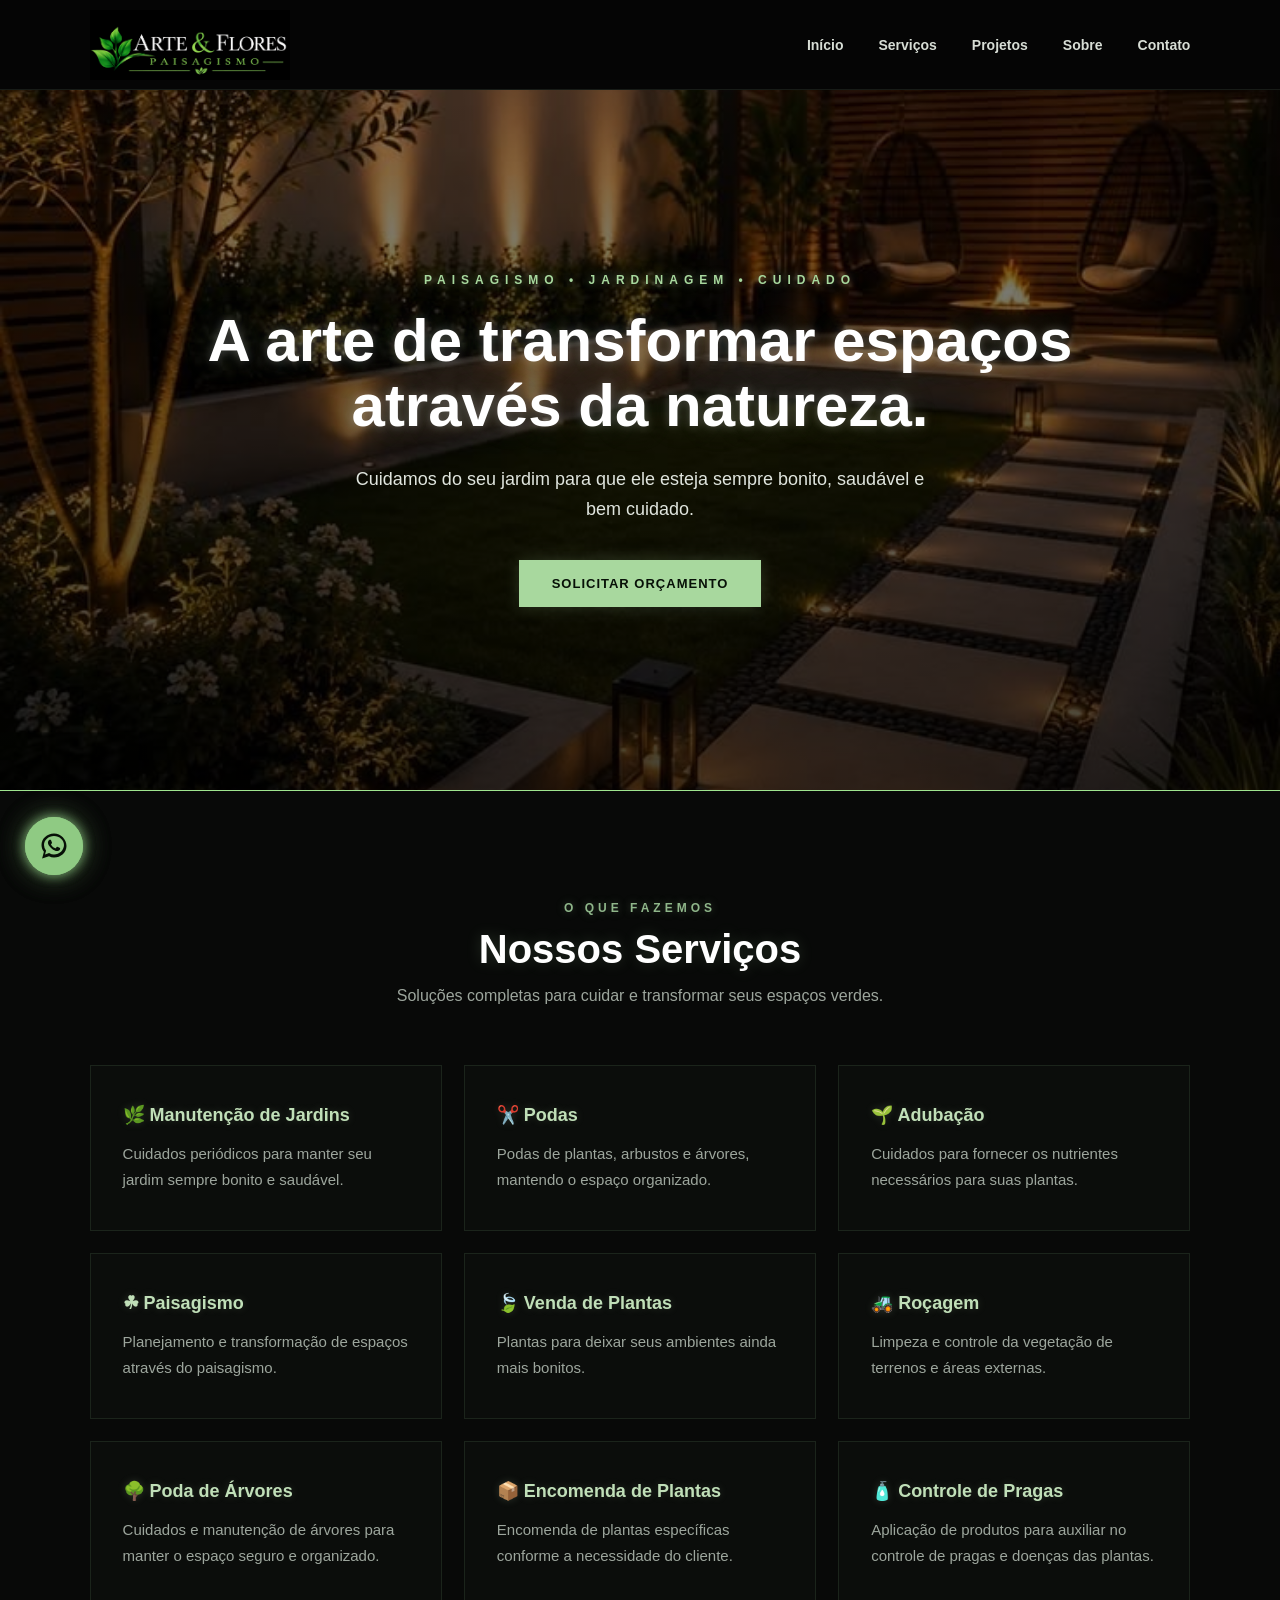
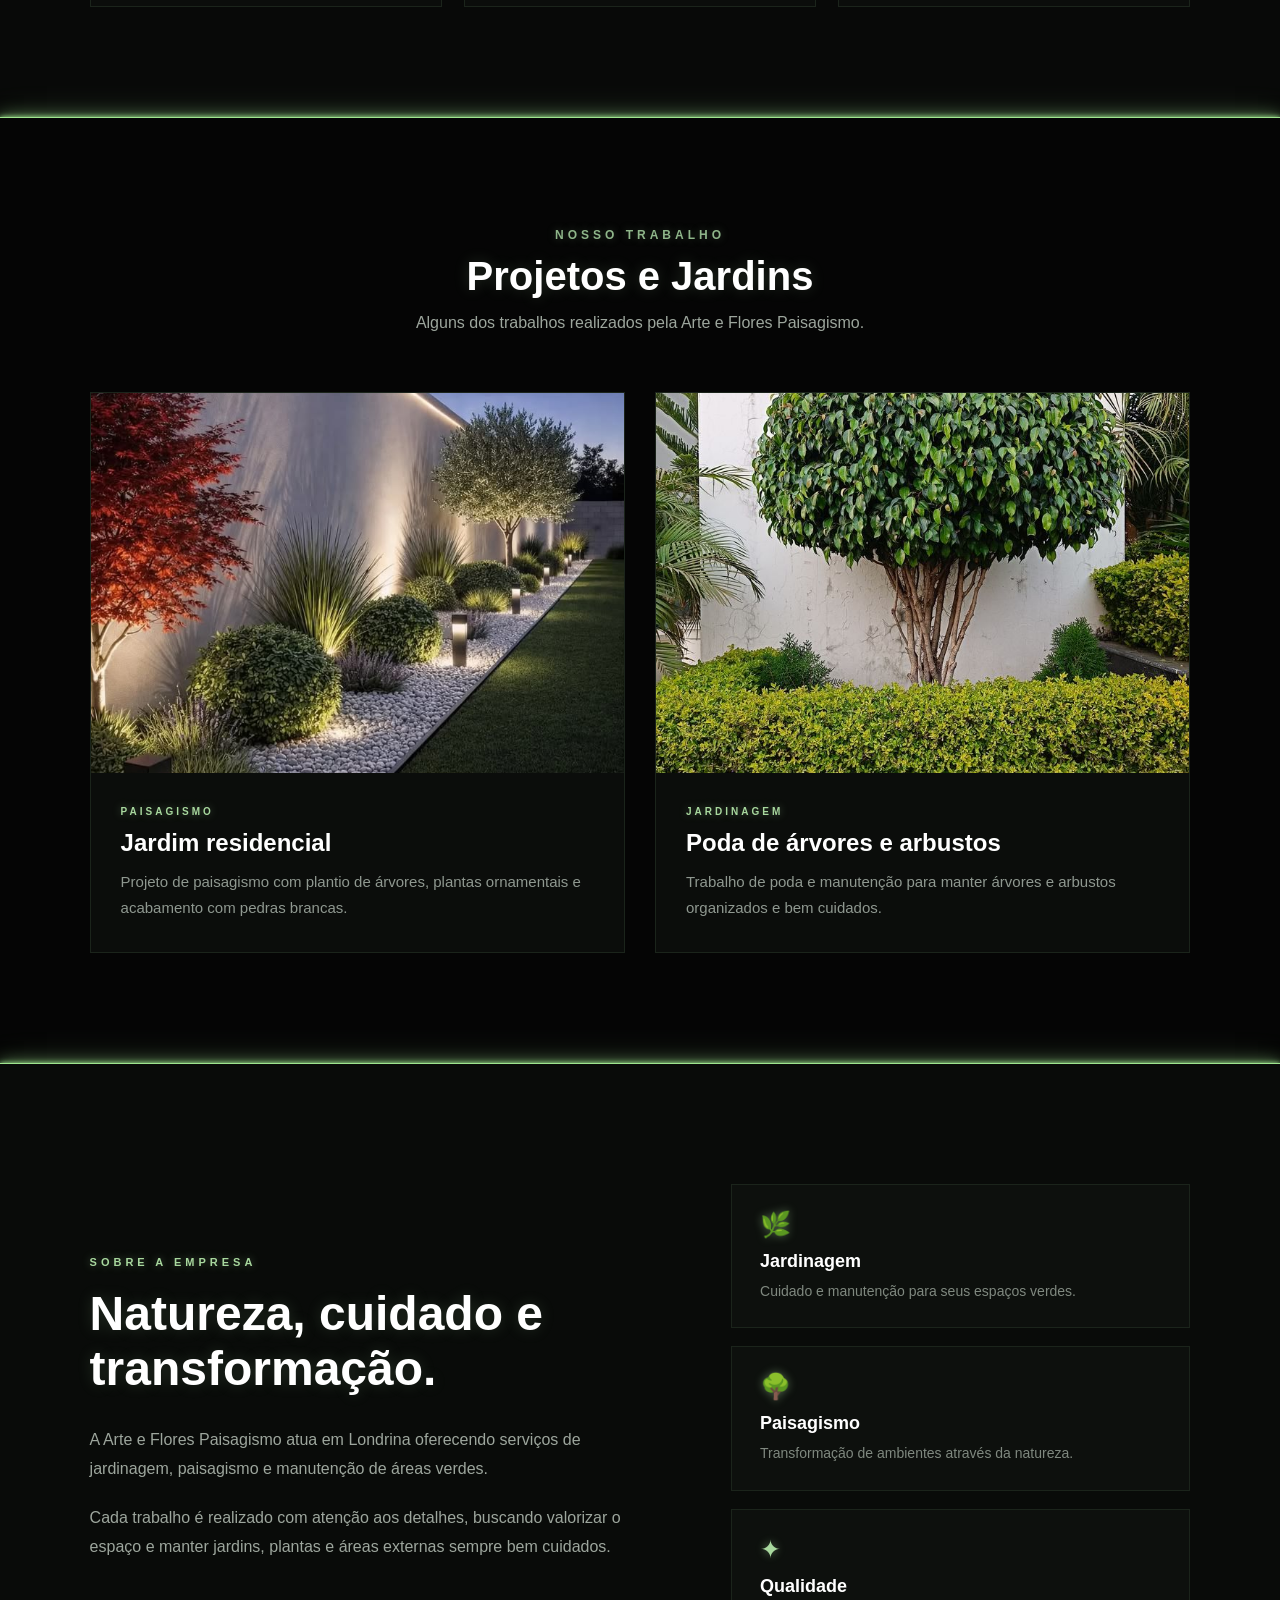
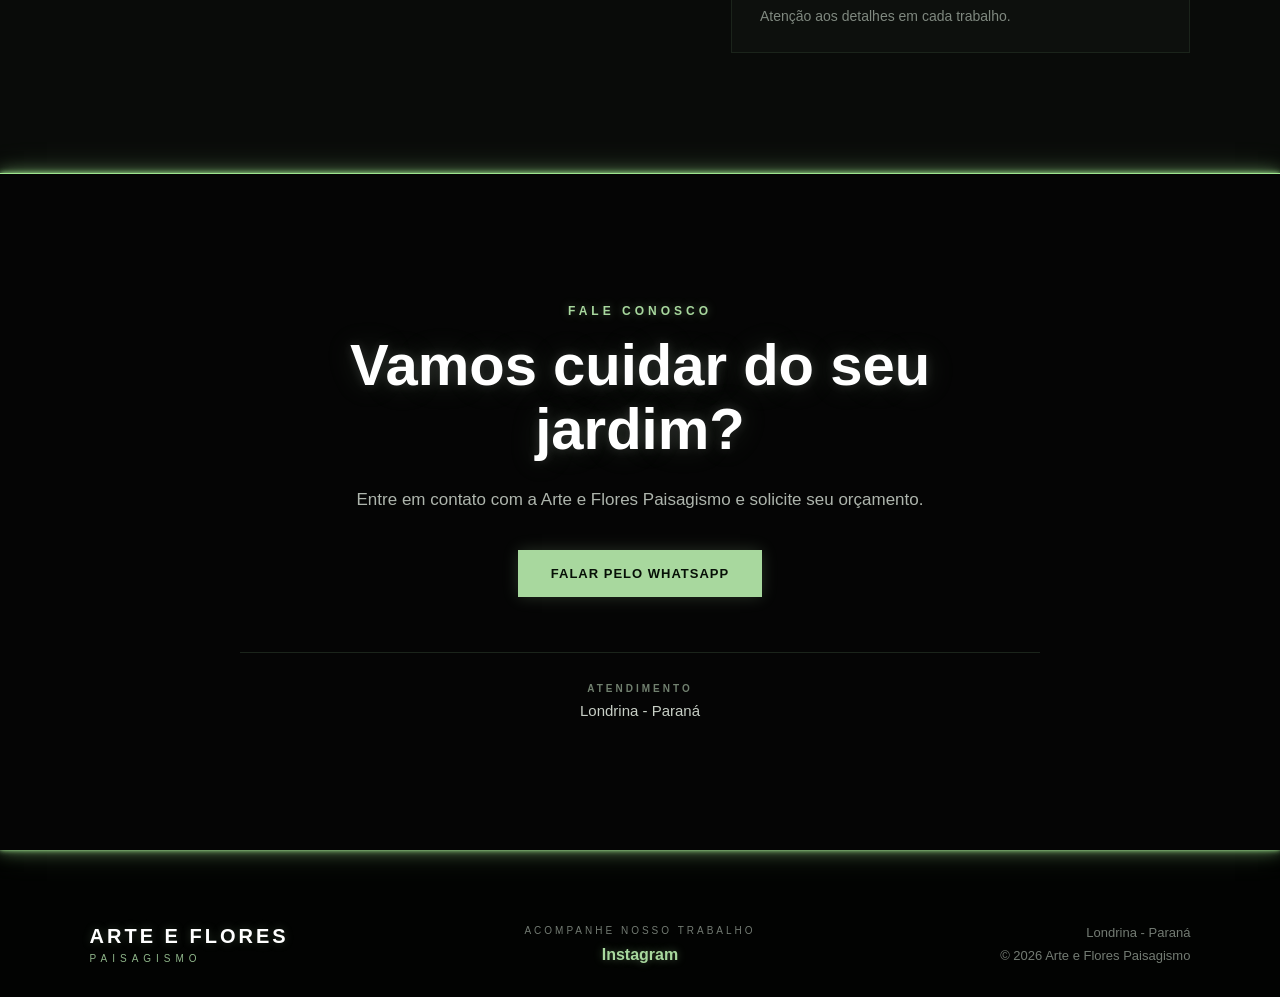
<file: index.html>
<!DOCTYPE html>
<html lang="pt-BR">

<head>
    <meta charset="UTF-8">
    <meta name="viewport" content="width=device-width, initial-scale=1.0">

    <title>Arte e Flores Paisagismo | Londrina</title>
    <link rel="stylesheet" href="style.css">
</head>

<body>

   <a 
    href="https://wa.me/554399961733?text=Ol%C3%A1!%20Gostaria%20de%20falar%20com%20a%20Arte%20%26%20Flores%20Paisagismo.%20🌿"
    class="whatsapp-flutuante"
    target="_blank"
    aria-label="Falar pelo WhatsApp">
    WhatsApp
</a>

    <header>

        <div class="logo">
    <img src="imagens/logo.png" alt="Arte e Flores Paisagismo">
</div>

        <nav>
            <a href="#inicio">Início</a>
            <a href="#servicos">Serviços</a>
            <a href="#projetos">Projetos</a>
            <a href="#sobre">Sobre</a>
            <a href="#contato">Contato</a>
        </nav>

    </header>


    <main>

        <section id="inicio" class="banner">

            <div class="banner-conteudo">

                <p class="subtitulo">PAISAGISMO • JARDINAGEM • CUIDADO</p>

                <h2>
                    A arte de transformar
                    espaços através da natureza.
                </h2>

                <p>
                    Cuidamos do seu jardim para que ele esteja
                    sempre bonito, saudável e bem cuidado.
                </p>

                <a href="#contato" class="botao">
                    SOLICITAR ORÇAMENTO
                </a>

            </div>

        </section>


        <section id="servicos" class="servicos">

            <div class="titulo-secao">

                <p>O QUE FAZEMOS</p>

                <h2>Nossos Serviços</h2>

                <span>
                    Soluções completas para cuidar e transformar
                    seus espaços verdes.
                </span>

            </div>


           <div class="servicos-container">

    <a href="manutencao-jardins.html" class="servico">
        <h3>🌿 Manutenção de Jardins</h3>
        <p>
            Cuidados periódicos para manter seu jardim
            sempre bonito e saudável.
        </p>
    </a>


    <a href="poda-plantas.html" class="servico">
        <h3>✂️ Podas</h3>
        <p>
            Podas de plantas, arbustos e árvores,
            mantendo o espaço organizado.
        </p>
    </a>


    <a href="adubacao.html" class="servico">
        <h3>🌱 Adubação</h3>
        <p>
            Cuidados para fornecer os nutrientes
            necessários para suas plantas.
        </p>
    </a>


    <a href="paisagismo.html" class="servico">
        <h3>☘ Paisagismo</h3>
        <p>
            Planejamento e transformação de espaços
            através do paisagismo.
        </p>
    </a>


    <a href="venda-plantas.html" class="servico">
        <h3>🍃 Venda de Plantas</h3>
        <p>
            Plantas para deixar seus ambientes
            ainda mais bonitos.
        </p>
    </a>


    <a href="rocagem.html" class="servico">
        <h3>🚜 Roçagem</h3>
        <p>
            Limpeza e controle da vegetação
            de terrenos e áreas externas.
        </p>
    </a>


    <a href="poda-arvores.html" class="servico">
        <h3>🌳 Poda de Árvores</h3>
        <p>
            Cuidados e manutenção de árvores
            para manter o espaço seguro e organizado.
        </p>
    </a>


    <a href="encomenda-plantas.html" class="servico">
        <h3>📦 Encomenda de Plantas</h3>
        <p>
            Encomenda de plantas específicas
            conforme a necessidade do cliente.
        </p>
    </a>


    <a href="controle-pragas.html" class="servico">
        <h3>🧴 Controle de Pragas</h3>
        <p>
            Aplicação de produtos para auxiliar
            no controle de pragas e doenças das plantas.
        </p>
    </a>

</div>

        </section>


        <section id="projetos" class="projetos">

    <div class="titulo-secao">

        <p>NOSSO TRABALHO</p>

        <h2>Projetos e Jardins</h2>

        <span>
            Alguns dos trabalhos realizados pela
            Arte e Flores Paisagismo.
        </span>

    </div>


    <div class="projetos-container">

        <article class="projeto">

            <div class="projeto-imagem">

                <img
                    src="imagens/projeto1.jpg"
                    alt="Projeto de paisagismo com árvores, plantas e pedras brancas">

            </div>

            <div class="projeto-info">

                <span>PAISAGISMO</span>

                <h3>Jardim residencial</h3>

                <p>
                    Projeto de paisagismo com plantio de árvores,
                    plantas ornamentais e acabamento com pedras brancas.
                </p>

            </div>

        </article>


        <article class="projeto">

            <div class="projeto-imagem">

                <img
                    src="imagens/projeto2.jpg"
                    alt="Poda de árvore e arbustos">

            </div>

            <div class="projeto-info">

                <span>JARDINAGEM</span>

                <h3>Poda de árvores e arbustos</h3>

                <p>
                    Trabalho de poda e manutenção para manter
                    árvores e arbustos organizados e bem cuidados.
                </p>

            </div>

        </article>

    </div>

</section>


        <section id="sobre" class="sobre">

    <div class="sobre-container">

        <div class="sobre-texto">

            <p class="sobre-label">SOBRE A EMPRESA</p>

            <h2>
                Natureza, cuidado
                e transformação.
            </h2>

            <p>
                A Arte e Flores Paisagismo atua em Londrina
                oferecendo serviços de jardinagem, paisagismo
                e manutenção de áreas verdes.
            </p>

            <p>
                Cada trabalho é realizado com atenção aos detalhes,
                buscando valorizar o espaço e manter jardins,
                plantas e áreas externas sempre bem cuidados.
            </p>

        </div>


        <div class="sobre-destaques">

            <div class="destaque">
                <span>🌿</span>
                <h3>Jardinagem</h3>
                <p>
                    Cuidado e manutenção para seus espaços verdes.
                </p>
            </div>


            <div class="destaque">
                <span>🌳</span>
                <h3>Paisagismo</h3>
                <p>
                    Transformação de ambientes através da natureza.
                </p>
            </div>


            <div class="destaque">
                <span>✦</span>
                <h3>Qualidade</h3>
                <p>
                    Atenção aos detalhes em cada trabalho.
                </p>
            </div>

        </div>

    </div>

</section>


        <section id="contato" class="contato">

    <div class="contato-conteudo">

        <p>FALE CONOSCO</p>

        <h2>
            Vamos cuidar
            do seu jardim?
        </h2>

        <span>
            Entre em contato com a Arte e Flores Paisagismo
            e solicite seu orçamento.
        </span>


       <div class="contato-botoes">

     <a
    href="https://wa.me/554399961733?text=Ol%C3%A1!%20Vim%20pelo%20site%20da%20Arte%20%26%20Flores%20Paisagismo%20e%20gostaria%20de%20conhecer%20melhor%20os%20servi%C3%A7os%20e%20solicitar%20um%20or%C3%A7amento.%20🌿"
    class="botao"
    target="_blank">
    FALAR PELO WHATSAPP
</a>

</div>

        <div class="contato-local">

            <p>ATENDIMENTO</p>

            <strong>Londrina - Paraná</strong>

        </div>

    </div>

</section>

    </main>


    <footer>

    <div class="footer-conteudo">

        <div class="footer-marca">
            <h3>ARTE E FLORES</h3>
            <span>PAISAGISMO</span>
        </div>


        <div class="footer-instagram">

            <p>ACOMPANHE NOSSO TRABALHO</p>

            <a href="#" target="_blank">
                Instagram
            </a>

        </div>


        <div class="footer-info">

            <p>Londrina - Paraná</p>

            <p>© 2026 Arte e Flores Paisagismo</p>

        </div>

    </div>

</footer>

 <!-- BOTÃO FLUTUANTE DO WHATSAPP -->

   <a
    href="https://wa.me/554399961733?text=Ol%C3%A1!%20Gostaria%20de%20falar%20com%20a%20Arte%20%26%20Flores%20Paisagismo.%20🌿"
    class="whatsapp-flutuante"
    target="_blank"
    aria-label="Falar pelo WhatsApp">

        <svg
            viewBox="0 0 24 24"
            width="30"
            height="30"
            aria-hidden="true">

            <path
                fill="currentColor"
                d="M12 2C6.48 2 2 6.14 2 11.25c0 2.03.72 3.9 1.93 5.43L2.5 22l5.5-1.8c1.2.63 2.57.98 4 .98 5.52 0 10-4.14 10-9.25S17.52 2 12 2zm0 16.85c-1.28 0-2.53-.34-3.62-.98l-.32-.19-3.26 1.06.86-3.02-.21-.3a7.3 7.3 0 0 1-1.45-4.17C4 7.25 7.59 4 12 4s8 3.25 8 7.25-3.59 7.6-8 7.6zm4.39-5.43c-.24-.12-1.42-.7-1.64-.78-.22-.08-.38-.12-.54.12-.16.24-.62.78-.76.94-.14.16-.28.18-.52.06-.24-.12-1.01-.37-1.92-1.18-.71-.63-1.19-1.41-1.33-1.65-.14-.24-.01-.37.11-.49.11-.11.24-.28.36-.42.12-.14.16-.24.24-.4.08-.16.04-.3-.02-.42-.06-.12-.54-1.3-.74-1.78-.2-.47-.4-.41-.54-.42h-.46c-.16 0-.42.06-.64.3-.22.24-.84.82-.84 2s.86 2.33.98 2.49c.12.16 1.69 2.58 4.1 3.62.57.25 1.02.4 1.37.51.58.18 1.11.15 1.53.09.47-.07 1.42-.58 1.62-1.14.2-.56.2-1.04.14-1.14-.06-.1-.22-.16-.46-.28z"/>
        </svg>

    </a>

</body>

</html>
</file>
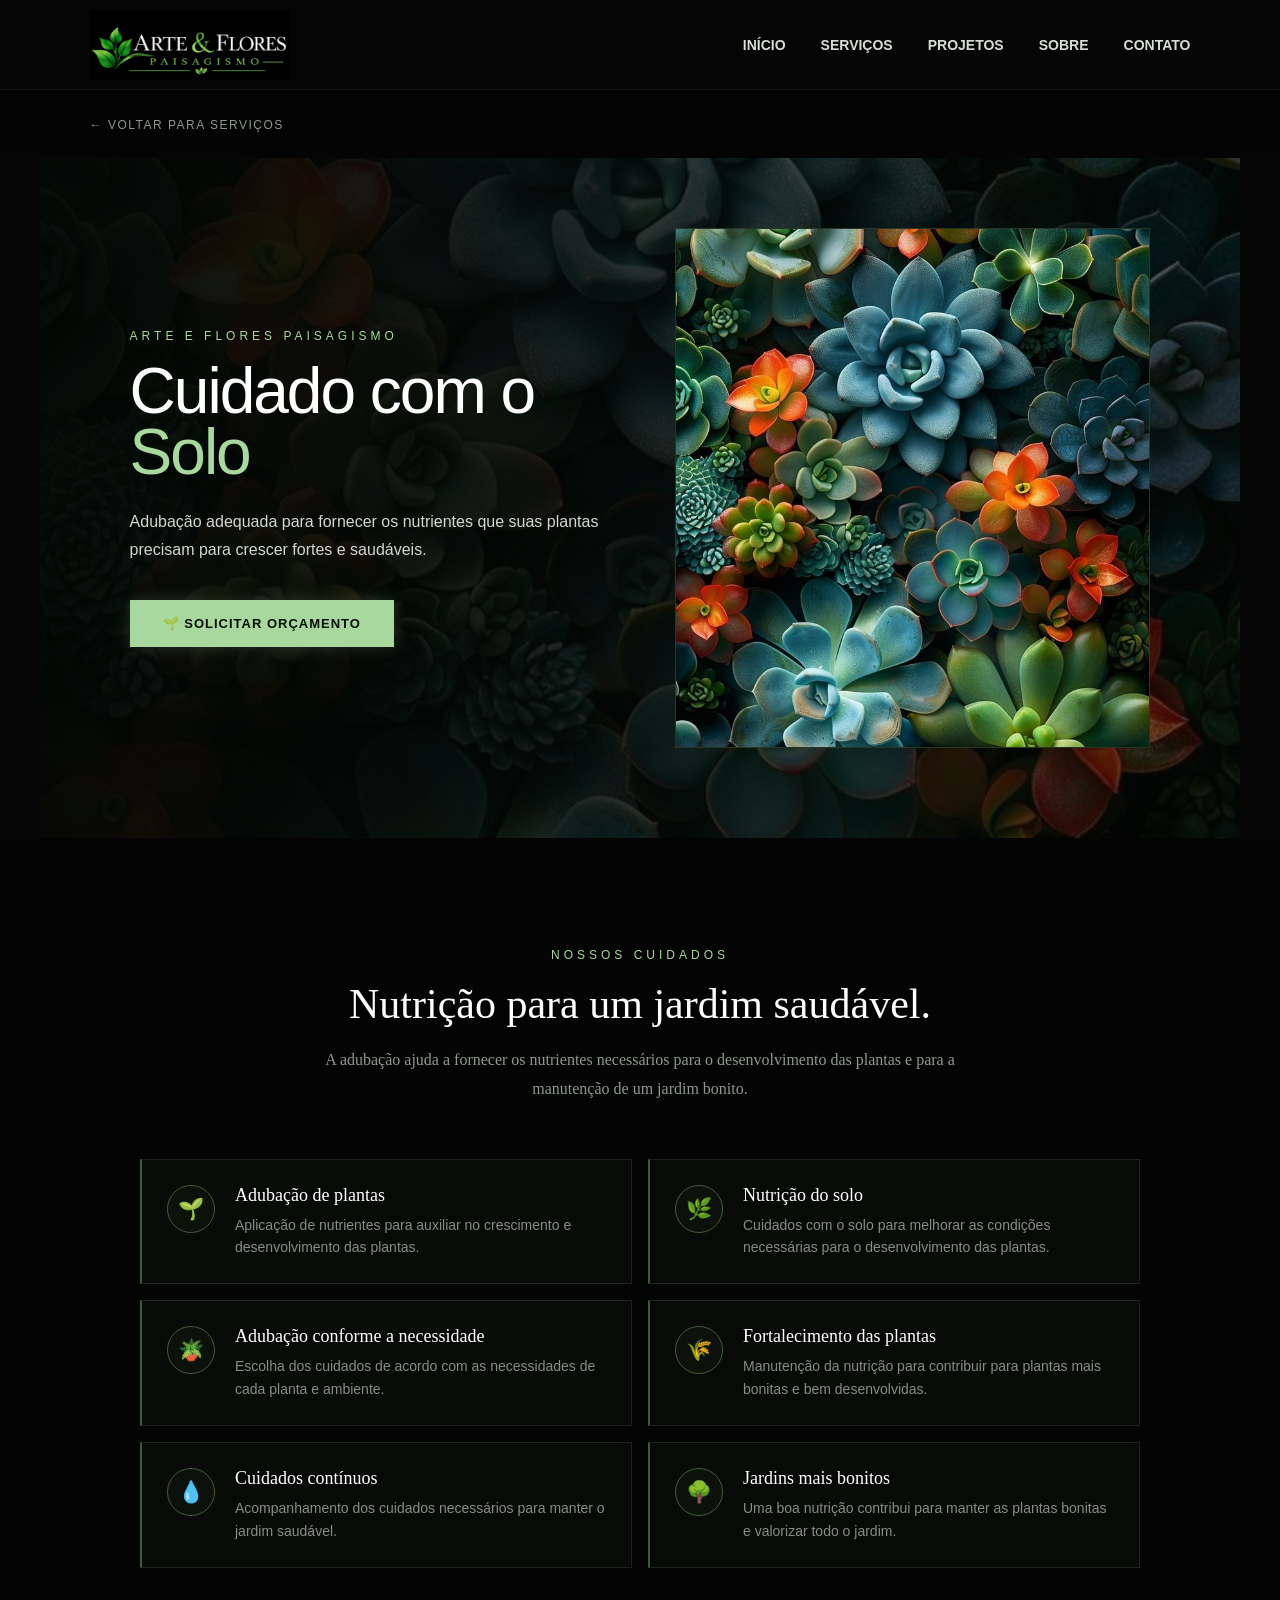
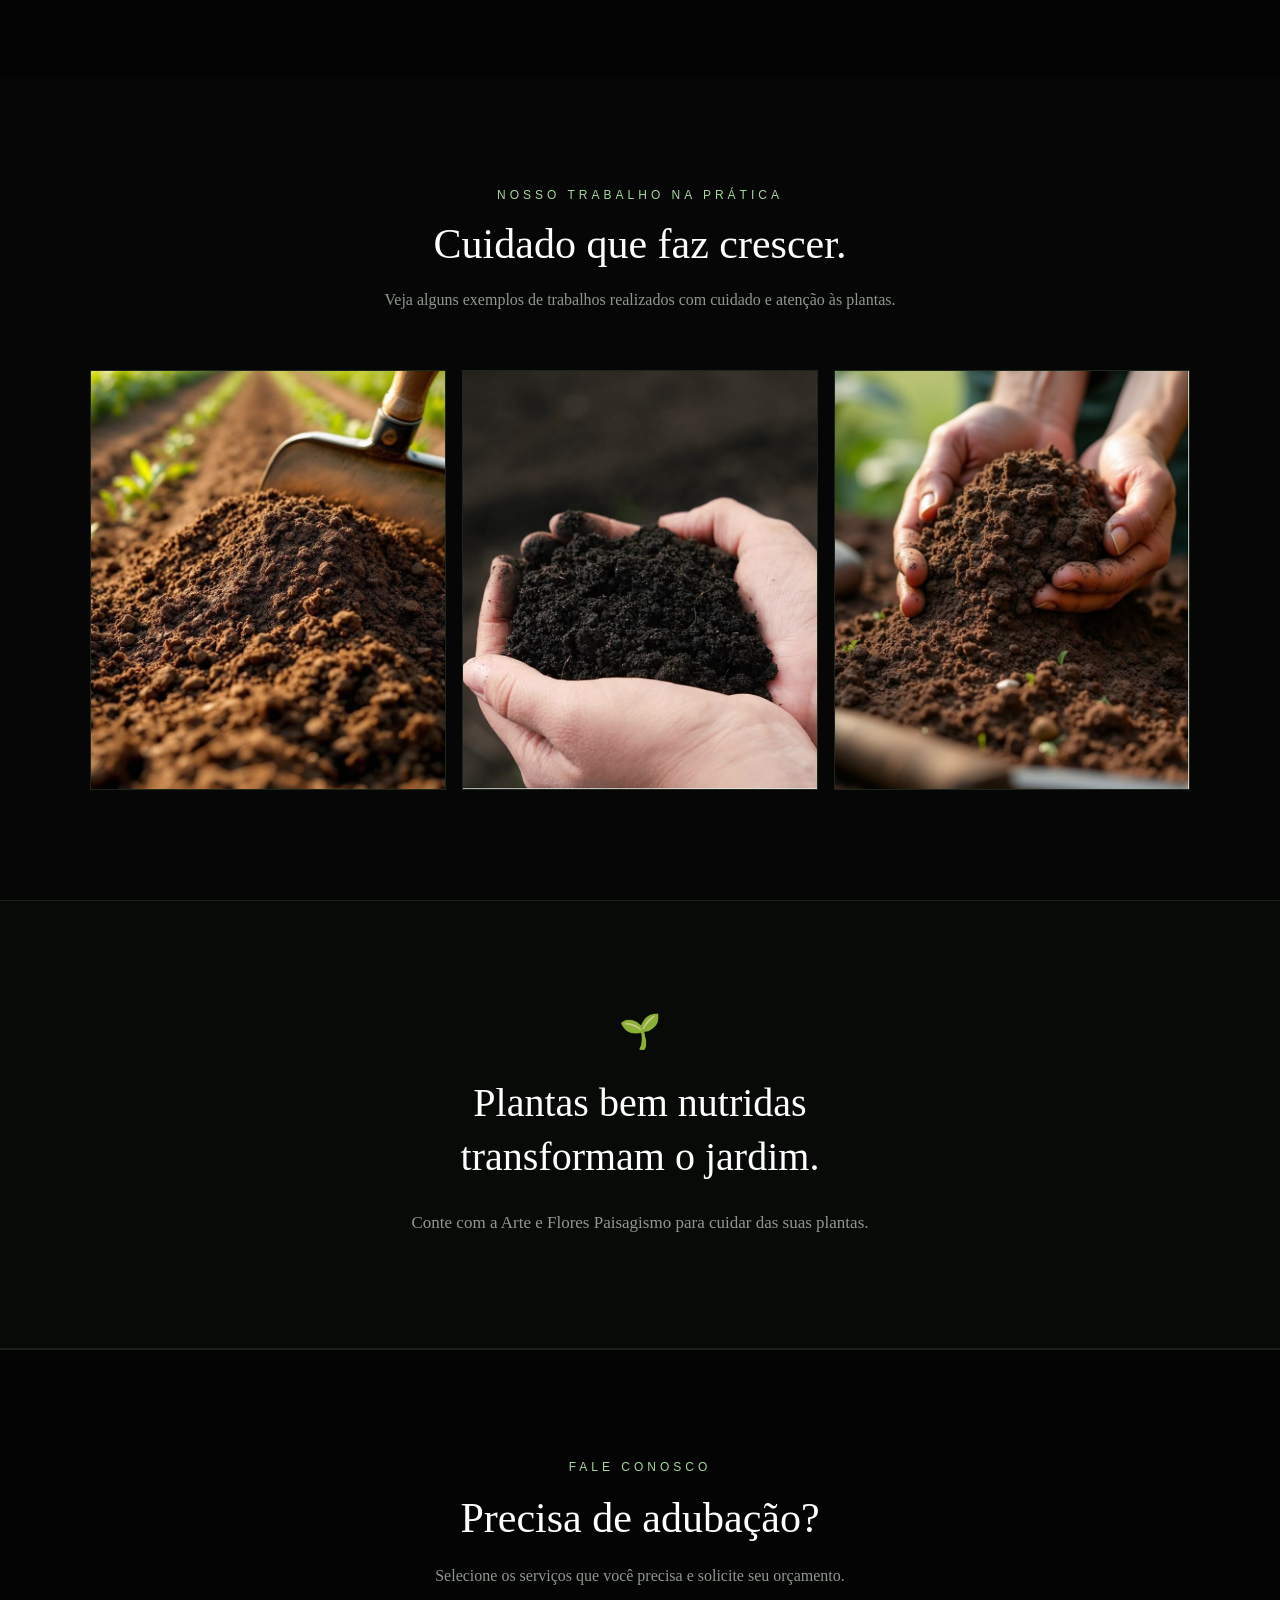
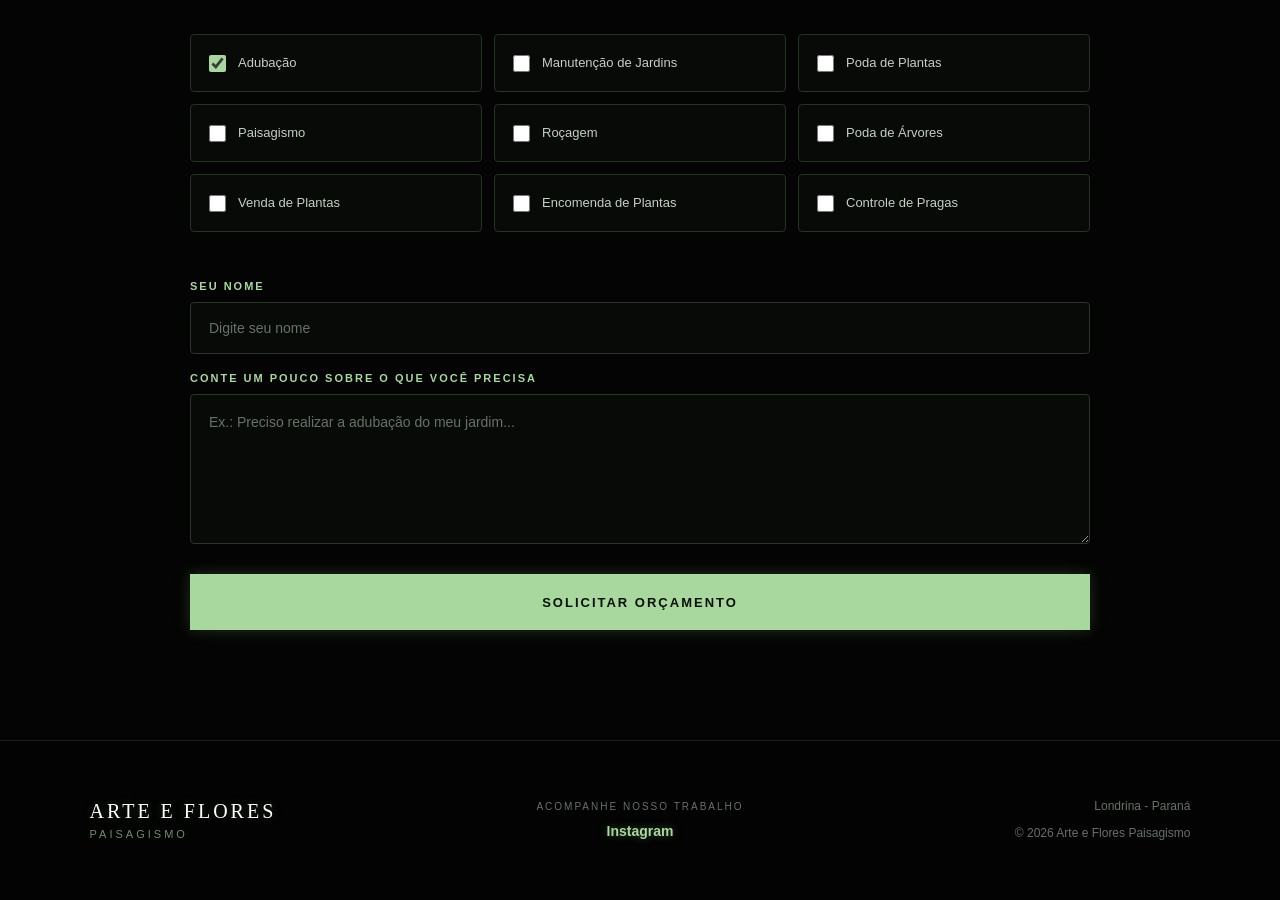
<file: adubacao.html>
<!DOCTYPE html>
<html lang="pt-BR">

<head>
    <meta charset="UTF-8">
    <meta name="viewport" content="width=device-width, initial-scale=1.0">

    <title>Adubação | Arte e Flores Paisagismo</title>

    <link rel="stylesheet" href="style.css">
    <link rel="stylesheet" href="orcamento.css">
</head>

<body>

<header>

    <div class="logo">
        <img src="imagens/logo.png" alt="Arte e Flores Paisagismo">
    </div>

    <nav>
        <a href="index.html">INÍCIO</a>
        <a href="servicos.html">SERVIÇOS</a>
        <a href="index.html#projetos">PROJETOS</a>
        <a href="index.html#sobre">SOBRE</a>
        <a href="index.html#contato">CONTATO</a>
    </nav>

</header>


<main>

    <!-- VOLTAR -->

    <div class="voltar-container">

        <a href="servicos.html" class="botao-voltar">
            ← VOLTAR PARA SERVIÇOS
        </a>

    </div>


    <!-- BANNER -->

   <section class="plantas-hero hero-adubacao">

    <div class="plantas-hero-conteudo">

        <p class="servico-label">
            ARTE E FLORES PAISAGISMO
        </p>

        <h1>
            Cuidado com o
            <span>Solo</span>
        </h1>

        <p>
            Adubação adequada para fornecer os nutrientes
            que suas plantas precisam para crescer fortes e saudáveis.
        </p>

        <a href="#orcamento" class="botao">
            🌱 SOLICITAR ORÇAMENTO
        </a>

    </div>


    <div class="plantas-hero-imagem">

        <img
            src="imagens/adubacao-logo.jpg"
            alt="Adubação de plantas"
        >

    </div>

</section>


    <!-- NOSSOS CUIDADOS -->

    <section class="servico-descricao">

        <div class="servico-descricao-container">

            <div class="servico-descricao-texto">

                <p class="servico-label">
                    NOSSOS CUIDADOS
                </p>

                <h2>
                    Nutrição para um jardim saudável.
                </h2>

                <p class="servico-descricao-intro">
                    A adubação ajuda a fornecer os nutrientes
                    necessários para o desenvolvimento das plantas
                    e para a manutenção de um jardim bonito.
                </p>


                <div class="servico-lista">


                    <div class="servico-item">

                        <div class="servico-item-icone">
                            🌱
                        </div>

                        <div>

                            <h3>
                                Adubação de plantas
                            </h3>

                            <p>
                                Aplicação de nutrientes para
                                auxiliar no crescimento e
                                desenvolvimento das plantas.
                            </p>

                        </div>

                    </div>


                    <div class="servico-item">

                        <div class="servico-item-icone">
                            🌿
                        </div>

                        <div>

                            <h3>
                                Nutrição do solo
                            </h3>

                            <p>
                                Cuidados com o solo para melhorar
                                as condições necessárias para
                                o desenvolvimento das plantas.
                            </p>

                        </div>

                    </div>


                    <div class="servico-item">

                        <div class="servico-item-icone">
                            🪴
                        </div>

                        <div>

                            <h3>
                                Adubação conforme a necessidade
                            </h3>

                            <p>
                                Escolha dos cuidados de acordo
                                com as necessidades de cada
                                planta e ambiente.
                            </p>

                        </div>

                    </div>


                    <div class="servico-item">

                        <div class="servico-item-icone">
                            🌾
                        </div>

                        <div>

                            <h3>
                                Fortalecimento das plantas
                            </h3>

                            <p>
                                Manutenção da nutrição para
                                contribuir para plantas mais
                                bonitas e bem desenvolvidas.
                            </p>

                        </div>

                    </div>


                    <div class="servico-item">

                        <div class="servico-item-icone">
                            💧
                        </div>

                        <div>

                            <h3>
                                Cuidados contínuos
                            </h3>

                            <p>
                                Acompanhamento dos cuidados
                                necessários para manter o
                                jardim saudável.
                            </p>

                        </div>

                    </div>


                    <div class="servico-item">

                        <div class="servico-item-icone">
                            🌳
                        </div>

                        <div>

                            <h3>
                                Jardins mais bonitos
                            </h3>

                            <p>
                                Uma boa nutrição contribui para
                                manter as plantas bonitas e
                                valorizar todo o jardim.
                            </p>

                        </div>

                    </div>


                </div>

            </div>

        </div>

    </section>


    <!-- GALERIA -->

    <section class="servico-galeria">

        <div class="servico-galeria-cabecalho">

            <p class="servico-label">
                NOSSO TRABALHO NA PRÁTICA
            </p>

            <h2>
                Cuidado que faz crescer.
            </h2>

            <p>
                Veja alguns exemplos de trabalhos realizados
                com cuidado e atenção às plantas.
            </p>

        </div>


        <div class="servico-galeria-grid">


            <div class="servico-foto">

                <img
                    src="imagens/adubacao1.jpg"
                    alt="Adubação de plantas"
                >

            </div>


            <div class="servico-foto">

                <img
                    src="imagens/adubacao2.jpg"
                    alt="Aplicação de adubo"
                >

            </div>


            <div class="servico-foto">

                <img
                    src="imagens/adubacao3.jpg"
                    alt="Cuidados com plantas"
                >

            </div>


        </div>

    </section>


    <!-- DESTAQUE -->

    <section class="servico-destaque">

        <div class="servico-destaque-conteudo">

            <span>🌱</span>

            <h2>
                Plantas bem nutridas<br>
                transformam o jardim.
            </h2>

            <p>
                Conte com a Arte e Flores Paisagismo
                para cuidar das suas plantas.
            </p>

        </div>

    </section>


    <!-- ORÇAMENTO -->

    <section class="orcamento" id="orcamento">

        <div class="orcamento-container">

            <p class="servico-label">
                FALE CONOSCO
            </p>

            <h2>
                Precisa de adubação?
            </h2>

            <p>
                Selecione os serviços que você precisa
                e solicite seu orçamento.
            </p>


            <div class="orcamento-servicos">


                <label class="opcao-servico">

                    <input
                        type="checkbox"
                        name="servico"
                        value="Adubação"
                        checked
                    >

                    <span>
                        Adubação
                    </span>

                </label>


                <label class="opcao-servico">

                    <input
                        type="checkbox"
                        name="servico"
                        value="Manutenção de Jardins"
                    >

                    <span>
                        Manutenção de Jardins
                    </span>

                </label>


                <label class="opcao-servico">

                    <input
                        type="checkbox"
                        name="servico"
                        value="Poda de Plantas"
                    >

                    <span>
                        Poda de Plantas
                    </span>

                </label>


                <label class="opcao-servico">

                    <input
                        type="checkbox"
                        name="servico"
                        value="Paisagismo"
                    >

                    <span>
                        Paisagismo
                    </span>

                </label>


                <label class="opcao-servico">

                    <input
                        type="checkbox"
                        name="servico"
                        value="Roçagem"
                    >

                    <span>
                        Roçagem
                    </span>

                </label>


                <label class="opcao-servico">

                    <input
                        type="checkbox"
                        name="servico"
                        value="Poda de Árvores"
                    >

                    <span>
                        Poda de Árvores
                    </span>

                </label>


                <label class="opcao-servico">

                    <input
                        type="checkbox"
                        name="servico"
                        value="Venda de Plantas"
                    >

                    <span>
                        Venda de Plantas
                    </span>

                </label>


                <label class="opcao-servico">

                    <input
                        type="checkbox"
                        name="servico"
                        value="Encomenda de Plantas"
                    >

                    <span>
                        Encomenda de Plantas
                    </span>

                </label>


                <label class="opcao-servico">

                    <input
                        type="checkbox"
                        name="servico"
                        value="Controle de Pragas"
                    >

                    <span>
                        Controle de Pragas
                    </span>

                </label>


            </div>


            <div class="orcamento-dados">

                <label for="nome">
                    Seu nome
                </label>

                <input
                    type="text"
                    id="nome"
                    placeholder="Digite seu nome"
                >


                <label for="mensagem">
                    Conte um pouco sobre o que você precisa
                </label>

                <textarea
                    id="mensagem"
                    rows="5"
                    placeholder="Ex.: Preciso realizar a adubação do meu jardim..."
                ></textarea>

            </div>


            <button
                type="button"
                class="botao"
                id="botao-whatsapp"
            >
                SOLICITAR ORÇAMENTO
            </button>

        </div>

    </section>

</main>


<!-- RODAPÉ -->

<footer>

    <div class="footer-conteudo">


        <div class="footer-marca">

            <h3>
                ARTE E FLORES
            </h3>

            <span>
                PAISAGISMO
            </span>

        </div>


        <div class="footer-instagram">

            <p>
                ACOMPANHE NOSSO TRABALHO
            </p>

            <a href="#" target="_blank">
                Instagram
            </a>

        </div>


        <div class="footer-info">

            <p>
                Londrina - Paraná
            </p>

            <p>
                © 2026 Arte e Flores Paisagismo
            </p>

        </div>


    </div>

</footer>
    
<script src="script-servicos.js"></script>

</body>

</html>
</file>
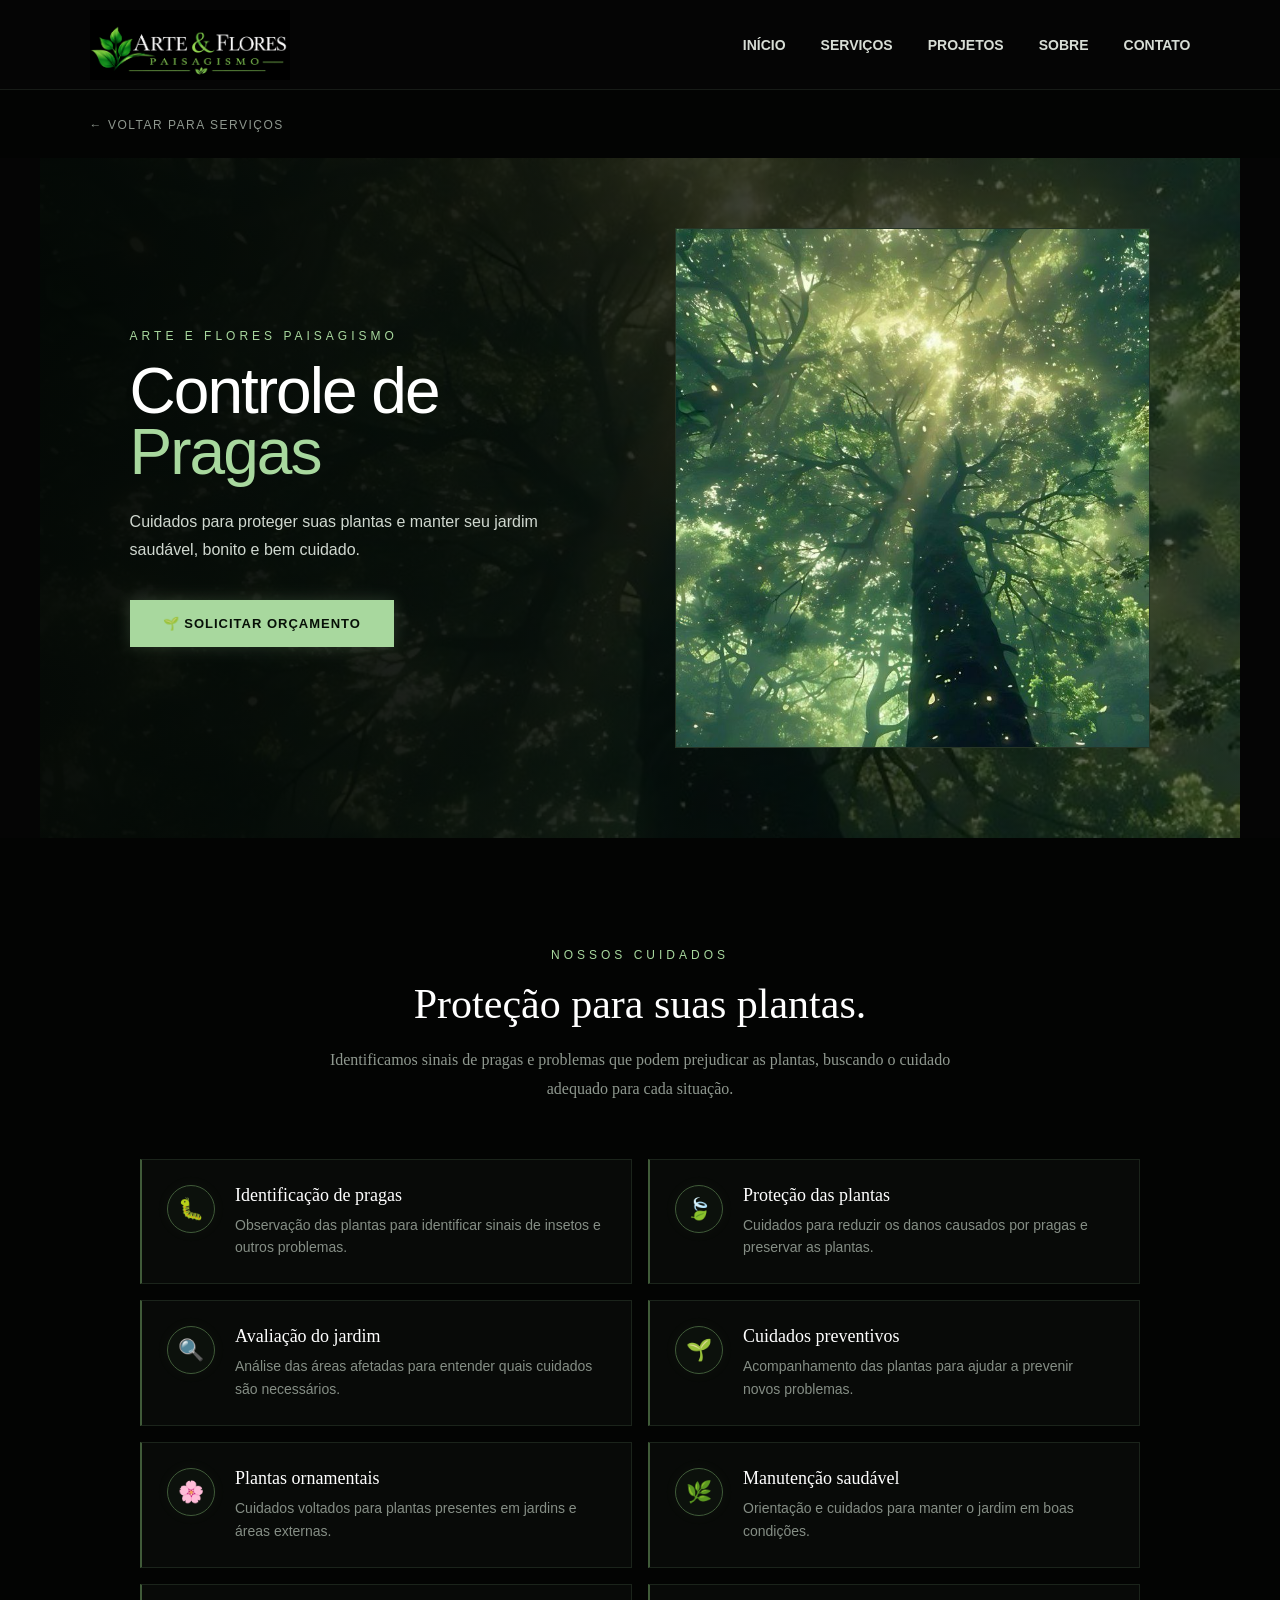
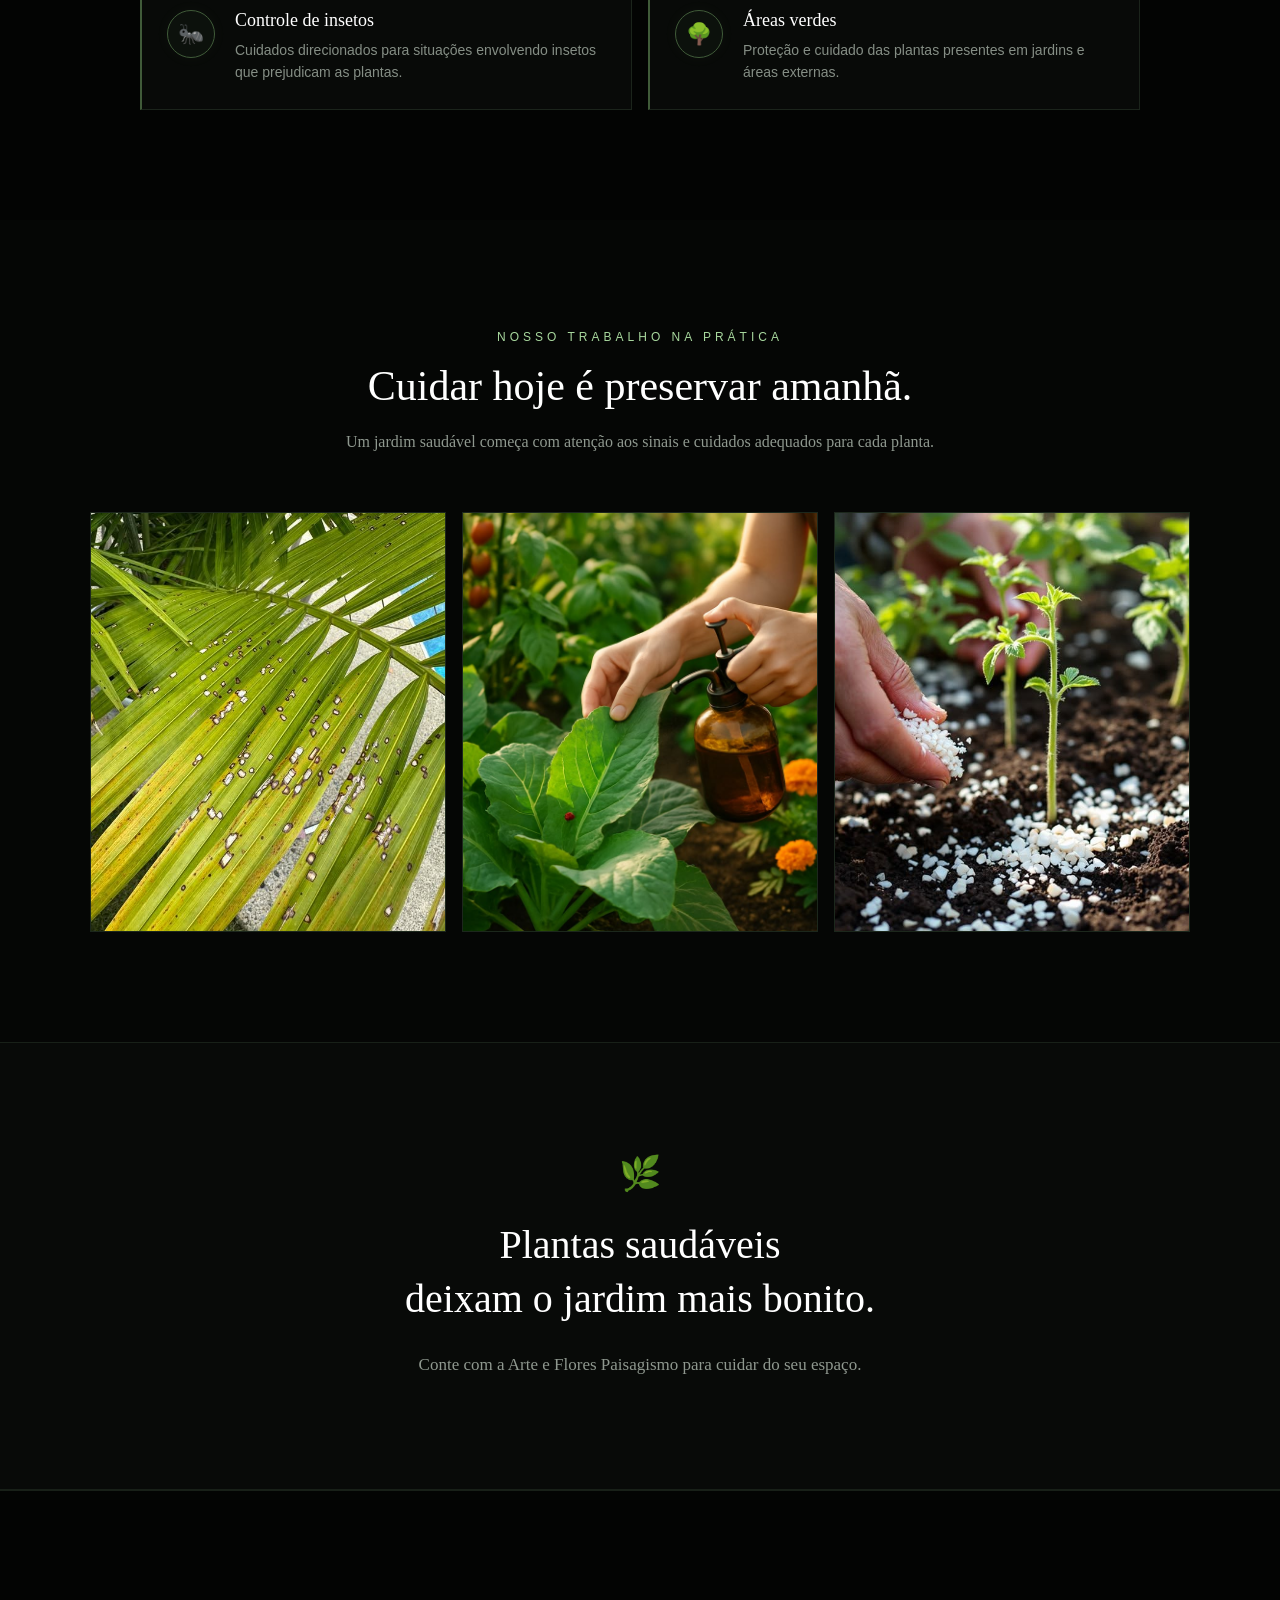
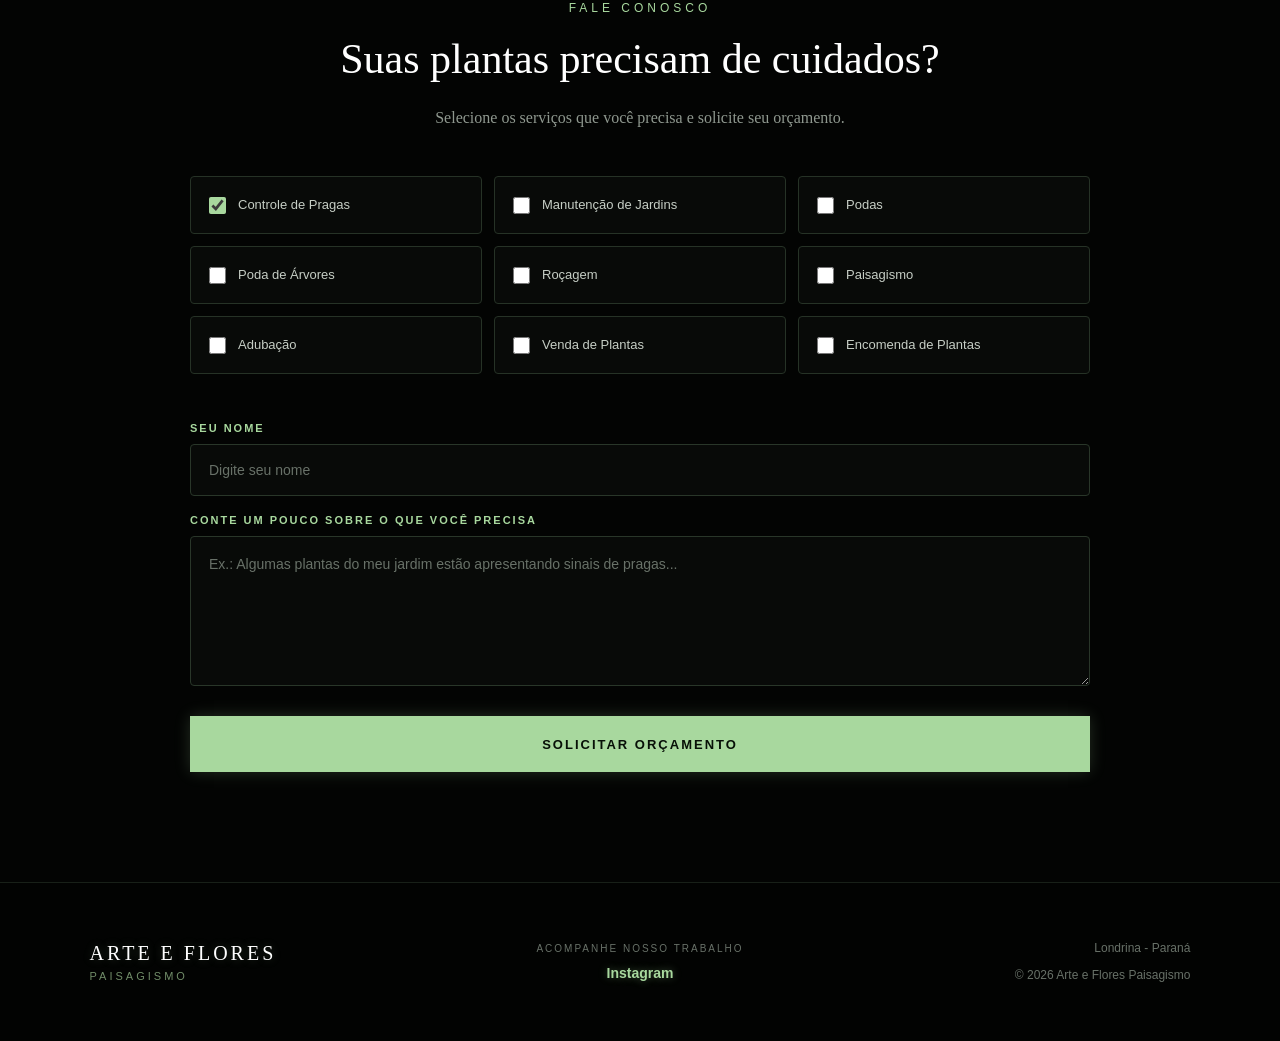
<file: controle-pragas.html>
<!DOCTYPE html>

<html lang="pt-BR">

<head>

    <meta charset="UTF-8">

    <meta name="viewport" content="width=device-width, initial-scale=1.0">

    <title>Controle de Pragas | Arte e Flores Paisagismo</title>

    <link rel="stylesheet" href="style.css">

    <link rel="stylesheet" href="orcamento.css">

</head>

<body>

    <header>

        <div class="logo">

            <img src="imagens/logo.png" alt="Arte e Flores Paisagismo">

        </div>

        <nav>

            <a href="index.html">INÍCIO</a>

            <a href="servicos.html">SERVIÇOS</a>

            <a href="index.html#projetos">PROJETOS</a>

            <a href="index.html#sobre">SOBRE</a>

            <a href="index.html#contato">CONTATO</a>

        </nav>

    </header>


    <main>

        <!-- VOLTAR -->

        <div class="voltar-container">

            <a href="servicos.html" class="botao-voltar">

                ← VOLTAR PARA SERVIÇOS

            </a>

        </div>


        <!-- HERO -->

        <section class="plantas-hero hero-controle-pragas">

            <div class="plantas-hero-conteudo">

                <p class="servico-label">

                    ARTE E FLORES PAISAGISMO

                </p>

                <h1>

                    Controle de <span>Pragas</span>

                </h1>

                <p>

                    Cuidados para proteger suas plantas e manter

                    seu jardim saudável, bonito e bem cuidado.

                </p>

                <a href="#orcamento" class="botao">

                    🌱 SOLICITAR ORÇAMENTO

                </a>

            </div>


            <div class="plantas-hero-imagem">

                <img

                    src="imagens/controle-praga-logo.jpg"

                    alt="Controle de pragas"

                >

            </div>

        </section>


        <!-- NOSSOS CUIDADOS -->

        <section class="servico-descricao">

            <div class="servico-descricao-container">

                <div class="servico-descricao-texto">

                    <p class="servico-label">

                        NOSSOS CUIDADOS

                    </p>

                    <h2>

                        Proteção para suas plantas.

                    </h2>

                    <p class="servico-descricao-intro">

                        Identificamos sinais de pragas e problemas

                        que podem prejudicar as plantas, buscando

                        o cuidado adequado para cada situação.

                    </p>


                    <div class="servico-lista">


                        <div class="servico-item">

                            <div class="servico-item-icone">

                                🐛

                            </div>

                            <div>

                                <h3>

                                    Identificação de pragas

                                </h3>

                                <p>

                                    Observação das plantas para identificar

                                    sinais de insetos e outros problemas.

                                </p>

                            </div>

                        </div>


                        <div class="servico-item">

                            <div class="servico-item-icone">

                                🍃

                            </div>

                            <div>

                                <h3>

                                    Proteção das plantas

                                </h3>

                                <p>

                                    Cuidados para reduzir os danos causados

                                    por pragas e preservar as plantas.

                                </p>

                            </div>

                        </div>


                        <div class="servico-item">

                            <div class="servico-item-icone">

                                🔍

                            </div>

                            <div>

                                <h3>

                                    Avaliação do jardim

                                </h3>

                                <p>

                                    Análise das áreas afetadas para entender

                                    quais cuidados são necessários.

                                </p>

                            </div>

                        </div>


                        <div class="servico-item">

                            <div class="servico-item-icone">

                                🌱

                            </div>

                            <div>

                                <h3>

                                    Cuidados preventivos

                                </h3>

                                <p>

                                    Acompanhamento das plantas para ajudar

                                    a prevenir novos problemas.

                                </p>

                            </div>

                        </div>


                        <div class="servico-item">

                            <div class="servico-item-icone">

                                🌸

                            </div>

                            <div>

                                <h3>

                                    Plantas ornamentais

                                </h3>

                                <p>

                                    Cuidados voltados para plantas presentes

                                    em jardins e áreas externas.

                                </p>

                            </div>

                        </div>


                        <div class="servico-item">

                            <div class="servico-item-icone">

                                🌿

                            </div>

                            <div>

                                <h3>

                                    Manutenção saudável

                                </h3>

                                <p>

                                    Orientação e cuidados para manter o jardim

                                    em boas condições.

                                </p>

                            </div>

                        </div>


                        <div class="servico-item">

                            <div class="servico-item-icone">

                                🐜

                            </div>

                            <div>

                                <h3>

                                    Controle de insetos

                                </h3>

                                <p>

                                    Cuidados direcionados para situações

                                    envolvendo insetos que prejudicam as plantas.

                                </p>

                            </div>

                        </div>


                        <div class="servico-item">

                            <div class="servico-item-icone">

                                🌳

                            </div>

                            <div>

                                <h3>

                                    Áreas verdes

                                </h3>

                                <p>

                                    Proteção e cuidado das plantas presentes

                                    em jardins e áreas externas.

                                </p>

                            </div>

                        </div>


                    </div>

                </div>

            </div>

        </section>


        <!-- GALERIA -->

        <section class="servico-galeria">

            <div class="servico-galeria-cabecalho">

                <p class="servico-label">

                    NOSSO TRABALHO NA PRÁTICA

                </p>

                <h2>

                    Cuidar hoje é preservar amanhã.

                </h2>

                <p>

                    Um jardim saudável começa com atenção aos

                    sinais e cuidados adequados para cada planta.

                </p>

            </div>


            <div class="servico-galeria-grid">


                <div class="servico-foto">

                    <img

                        src="imagens/pragas1.jpg"

                        alt="Controle de pragas em plantas"

                    >

                </div>


                <div class="servico-foto">

                    <img

                        src="imagens/pragas2.jpg"

                        alt="Cuidados com plantas contra pragas"

                    >

                </div>


                <div class="servico-foto">

                    <img

                        src="imagens/pragas3.jpg"

                        alt="Plantas bem cuidadas"

                    >

                </div>


            </div>

        </section>


        <!-- DESTAQUE -->

        <section class="servico-destaque">

            <div class="servico-destaque-conteudo">

                <span>

                    🌿

                </span>

                <h2>

                    Plantas saudáveis<br>

                    deixam o jardim mais bonito.

                </h2>

                <p>

                    Conte com a Arte e Flores Paisagismo

                    para cuidar do seu espaço.

                </p>

            </div>

        </section>


        <!-- ORÇAMENTO -->

        <section class="orcamento" id="orcamento">

            <div class="orcamento-container">

                <p class="servico-label">

                    FALE CONOSCO

                </p>

                <h2>

                    Suas plantas precisam de cuidados?

                </h2>

                <p>

                    Selecione os serviços que você precisa

                    e solicite seu orçamento.

                </p>


                <div class="orcamento-servicos">


                    <label class="opcao-servico">

                        <input

                            type="checkbox"

                            name="servico"

                            value="Controle de Pragas"

                            checked

                        >

                        <span>

                            Controle de Pragas

                        </span>

                    </label>


                    <label class="opcao-servico">

                        <input

                            type="checkbox"

                            name="servico"

                            value="Manutenção de Jardins"

                        >

                        <span>

                            Manutenção de Jardins

                        </span>

                    </label>


                    <label class="opcao-servico">

                        <input

                            type="checkbox"

                            name="servico"

                            value="Podas"

                        >

                        <span>

                            Podas

                        </span>

                    </label>


                    <label class="opcao-servico">

                        <input

                            type="checkbox"

                            name="servico"

                            value="Poda de Árvores"

                        >

                        <span>

                            Poda de Árvores

                        </span>

                    </label>


                    <label class="opcao-servico">

                        <input

                            type="checkbox"

                            name="servico"

                            value="Roçagem"

                        >

                        <span>

                            Roçagem

                        </span>

                    </label>


                    <label class="opcao-servico">

                        <input

                            type="checkbox"

                            name="servico"

                            value="Paisagismo"

                        >

                        <span>

                            Paisagismo

                        </span>

                    </label>


                    <label class="opcao-servico">

                        <input

                            type="checkbox"

                            name="servico"

                            value="Adubação"

                        >

                        <span>

                            Adubação

                        </span>

                    </label>


                    <label class="opcao-servico">

                        <input

                            type="checkbox"

                            name="servico"

                            value="Venda de Plantas"

                        >

                        <span>

                            Venda de Plantas

                        </span>

                    </label>


                    <label class="opcao-servico">

                        <input

                            type="checkbox"

                            name="servico"

                            value="Encomenda de Plantas"

                        >

                        <span>

                            Encomenda de Plantas

                        </span>

                    </label>


                </div>


                <div class="orcamento-dados">

                    <label for="nome">

                        Seu nome

                    </label>

                    <input

                        type="text"

                        id="nome"

                        placeholder="Digite seu nome"

                    >


                    <label for="mensagem">

                        Conte um pouco sobre o que você precisa

                    </label>

                    <textarea

                        id="mensagem"

                        rows="5"

                        placeholder="Ex.: Algumas plantas do meu jardim estão apresentando sinais de pragas..."

                    ></textarea>

                </div>


                <button

                    type="button"

                    class="botao"

                    id="botao-whatsapp"

                >

                    SOLICITAR ORÇAMENTO

                </button>

            </div>

        </section>

    </main>


    <!-- RODAPÉ -->

    <footer>

        <div class="footer-conteudo">


            <div class="footer-marca">

                <h3>

                    ARTE E FLORES

                </h3>

                <span>

                    PAISAGISMO

                </span>

            </div>


            <div class="footer-instagram">

                <p>

                    ACOMPANHE NOSSO TRABALHO

                </p>

                <a href="#" target="_blank">

                    Instagram

                </a>

            </div>


            <div class="footer-info">

                <p>

                    Londrina - Paraná

                </p>

                <p>

                    © 2026 Arte e Flores Paisagismo

                </p>

            </div>


        </div>

    </footer>


    <script src="script-servicos.js"></script>

</body>

</html>
</file>
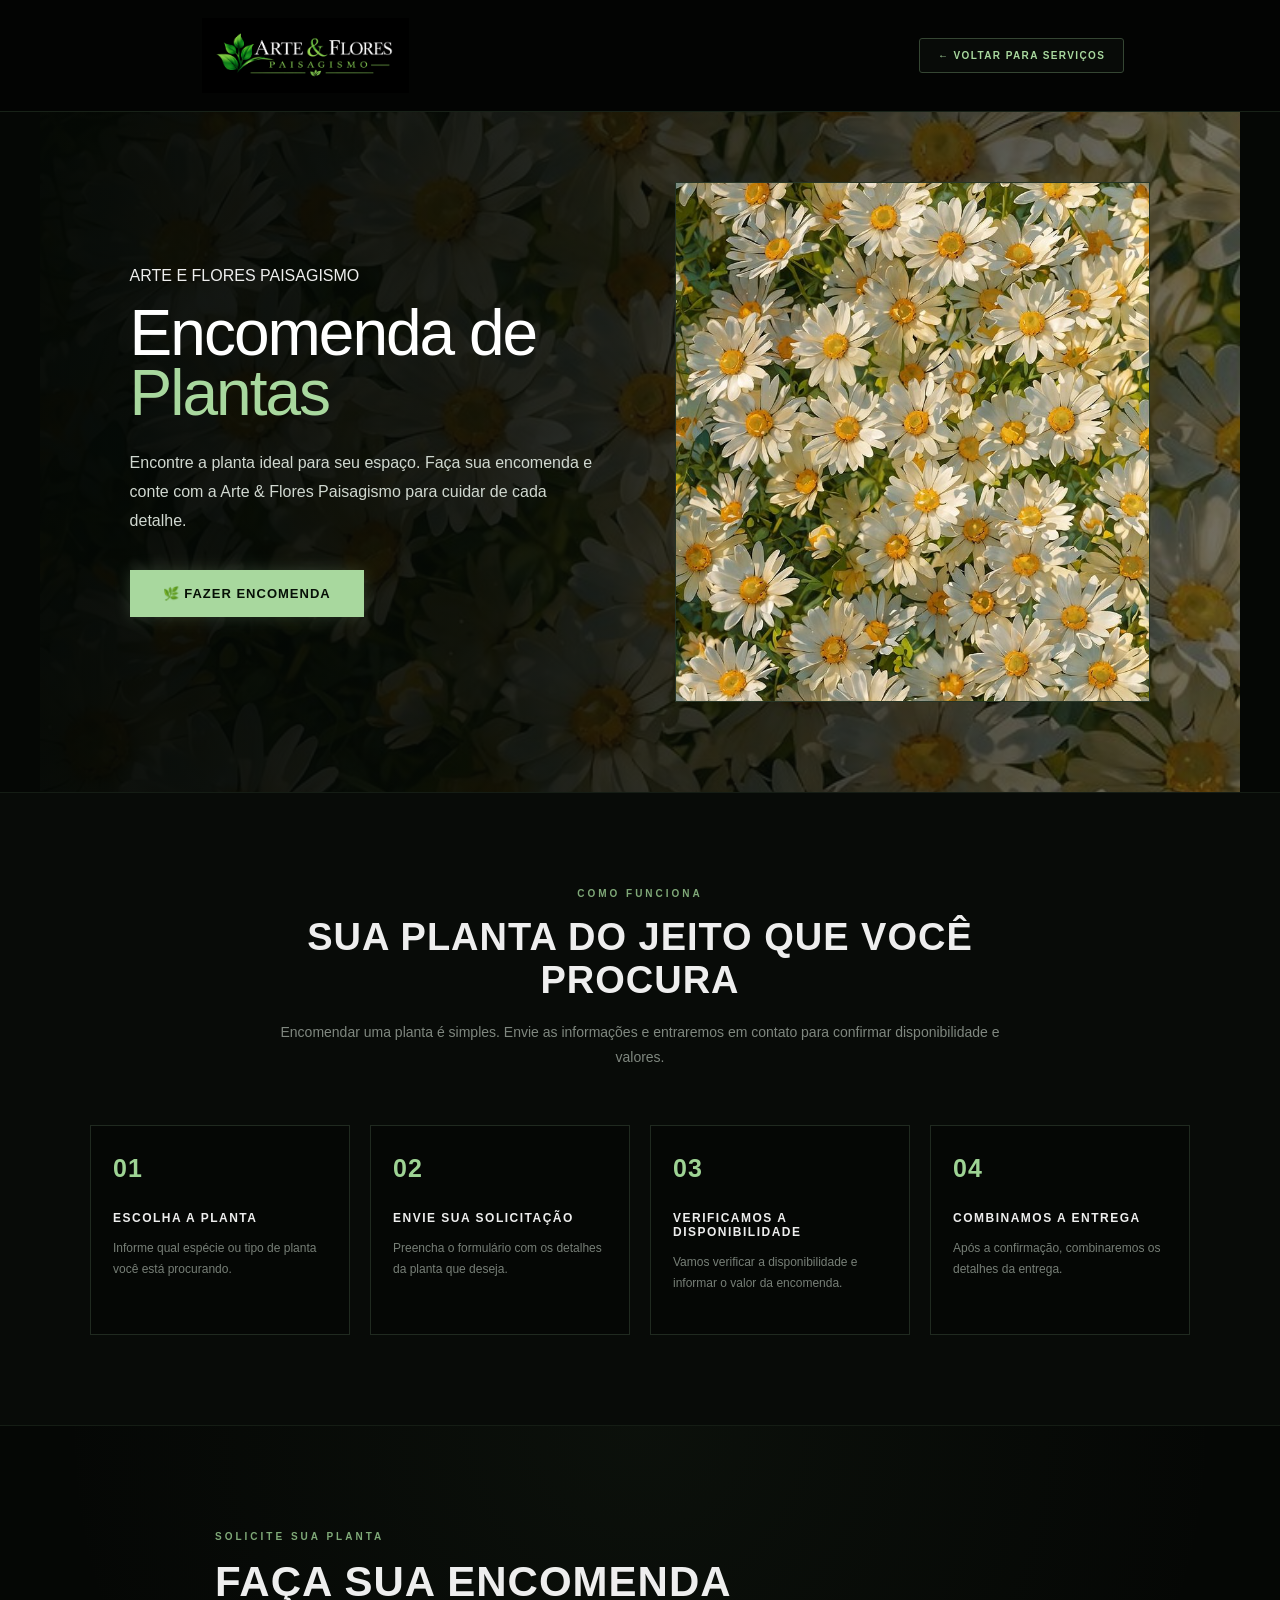
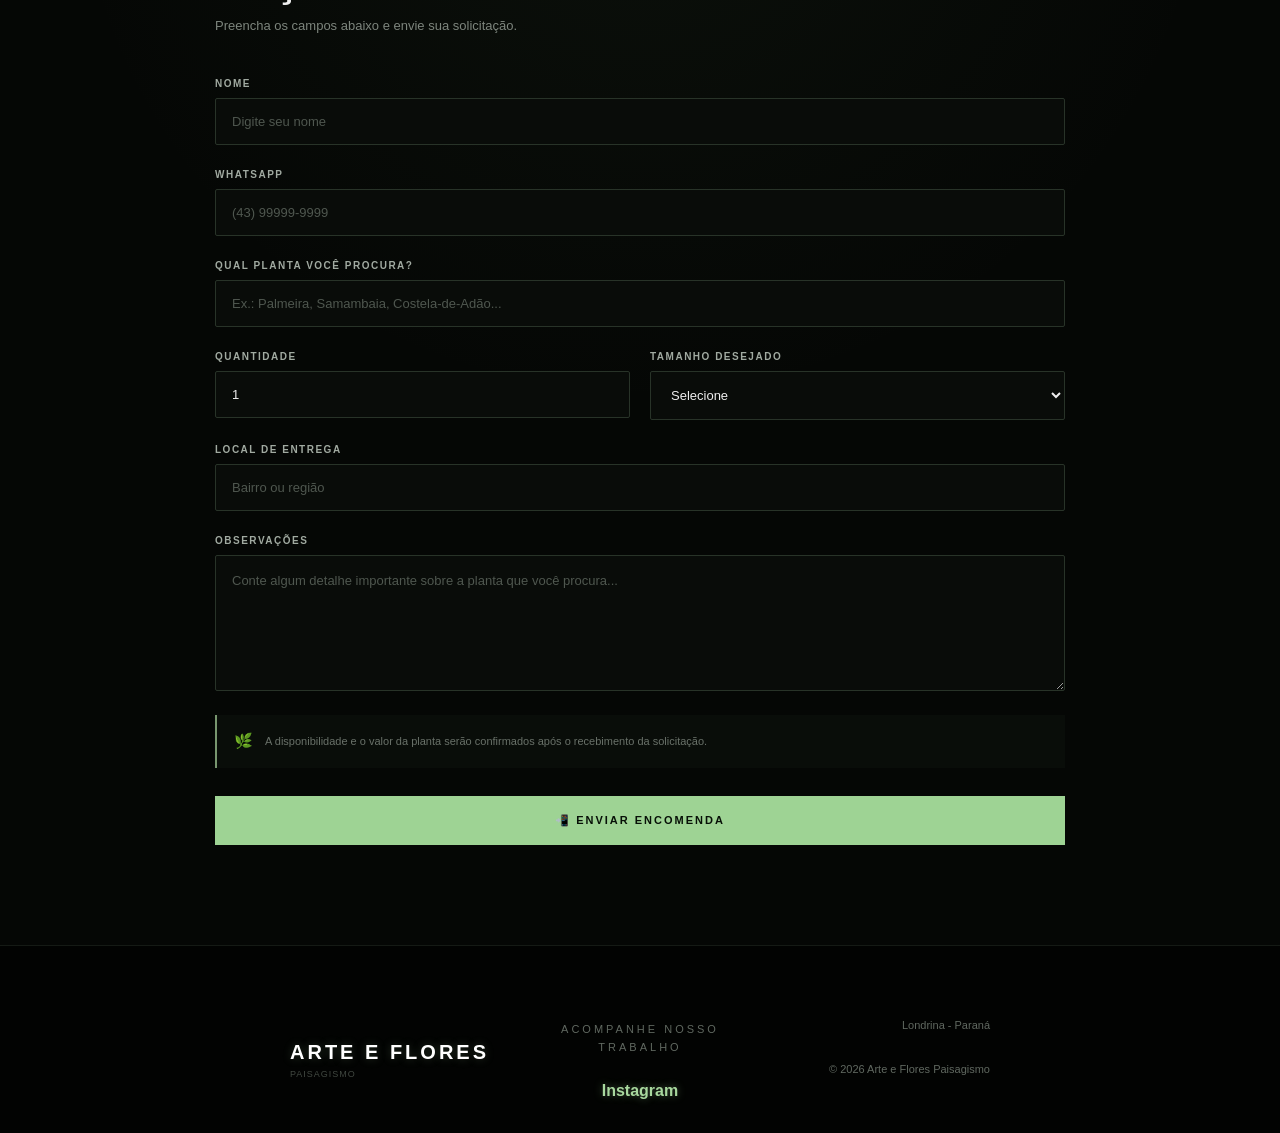
<file: encomenda-plantas.html>
<!DOCTYPE html>
<html lang="pt-BR">
<head>
    <meta charset="UTF-8">
    <meta name="viewport" content="width=device-width, initial-scale=1.0">

    <title>Encomenda de Plantas | Arte & Flores Paisagismo</title>

    <link rel="stylesheet" href="style.css">
    <link rel="stylesheet" href="encomenda-plantas.css">
</head>

<body>

    <!-- CABEÇALHO -->

    <header class="encomenda-header">

        <div class="encomenda-header-conteudo">

            <a href="index.html" class="encomenda-logo">
                <img src="imagens/logo.png" alt="Arte e Flores Paisagismo">
            </a>

            <a href="servicos.html" class="botao-voltar">
                ← VOLTAR PARA SERVIÇOS
            </a>

        </div>

    </header>


    <!-- HERO -->

    <section class="plantas-hero hero-encomenda">
    <div class="plantas-hero-conteudo">

        <p class="servico-label">
            ARTE E FLORES PAISAGISMO
        </p>

        <h1>
            Encomenda de
            <span>Plantas</span>
        </h1>

        <p>
            Encontre a planta ideal para seu espaço.
            Faça sua encomenda e conte com a Arte & Flores
            Paisagismo para cuidar de cada detalhe.
        </p>

        <a href="#formulario-encomenda" class="botao">
            🌿 FAZER ENCOMENDA
        </a>

    </div>

    <div class="plantas-hero-imagem">
        <img
            src="imagens/planta-encomenda-logo.jpg"
            alt="Encomenda de plantas"
        >
    </div>
</section>


    <!-- COMO FUNCIONA -->

    <section class="como-funciona">

        <div class="secao-titulo">

            <span>COMO FUNCIONA</span>

            <h2>
                SUA PLANTA DO JEITO QUE VOCÊ PROCURA
            </h2>

            <p>
                Encomendar uma planta é simples.
                Envie as informações e entraremos em contato
                para confirmar disponibilidade e valores.
            </p>

        </div>


        <div class="passos-encomenda">

            <div class="passo-encomenda">

                <div class="passo-numero">
                    01
                </div>

                <div class="passo-conteudo">

                    <h3>
                        ESCOLHA A PLANTA
                    </h3>

                    <p>
                        Informe qual espécie ou tipo de planta
                        você está procurando.
                    </p>

                </div>

            </div>


            <div class="passo-encomenda">

                <div class="passo-numero">
                    02
                </div>

                <div class="passo-conteudo">

                    <h3>
                        ENVIE SUA SOLICITAÇÃO
                    </h3>

                    <p>
                        Preencha o formulário com os detalhes
                        da planta que deseja.
                    </p>

                </div>

            </div>


            <div class="passo-encomenda">

                <div class="passo-numero">
                    03
                </div>

                <div class="passo-conteudo">

                    <h3>
                        VERIFICAMOS A DISPONIBILIDADE
                    </h3>

                    <p>
                        Vamos verificar a disponibilidade
                        e informar o valor da encomenda.
                    </p>

                </div>

            </div>


            <div class="passo-encomenda">

                <div class="passo-numero">
                    04
                </div>

                <div class="passo-conteudo">

                    <h3>
                        COMBINAMOS A ENTREGA
                    </h3>

                    <p>
                        Após a confirmação, combinaremos
                        os detalhes da entrega.
                    </p>

                </div>

            </div>

        </div>

    </section>


    <!-- FORMULÁRIO -->

    <section class="formulario-section" id="formulario-encomenda">

        <div class="formulario-container">

            <div class="formulario-titulo">

                <span>SOLICITE SUA PLANTA</span>

                <h2>
                    FAÇA SUA ENCOMENDA
                </h2>

                <p>
                    Preencha os campos abaixo e envie sua solicitação.
                </p>

            </div>


           <form id="formulario-plantas" onsubmit="enviarEncomenda(event)">


                <div class="campo-grupo">

                    <label for="nome">
                        NOME
                    </label>

                    <input
                        type="text"
                        id="nome"
                        name="nome"
                        placeholder="Digite seu nome"
                        required
                    >

                </div>


                <div class="campo-grupo">

                    <label for="whatsapp">
                        WHATSAPP
                    </label>

                    <input
                        type="tel"
                        id="whatsapp"
                        name="whatsapp"
                        placeholder="(43) 99999-9999"
                        required
                    >

                </div>


                <div class="campo-grupo">

                    <label for="planta">
                        QUAL PLANTA VOCÊ PROCURA?
                    </label>

                    <input
                        type="text"
                        id="planta"
                        name="planta"
                        placeholder="Ex.: Palmeira, Samambaia, Costela-de-Adão..."
                        required
                    >

                </div>


                <div class="campo-linha">

                    <div class="campo-grupo">

                        <label for="quantidade">
                            QUANTIDADE
                        </label>

                        <input
                            type="number"
                            id="quantidade"
                            name="quantidade"
                            min="1"
                            value="1"
                            required
                        >

                    </div>


                    <div class="campo-grupo">

                        <label for="tamanho">
                            TAMANHO DESEJADO
                        </label>

                        <select id="tamanho" name="tamanho">

                            <option value="">
                                Selecione
                            </option>

                            <option value="Pequeno">
                                Pequeno
                            </option>

                            <option value="Médio">
                                Médio
                            </option>

                            <option value="Grande">
                                Grande
                            </option>

                            <option value="Não sei">
                                Não sei
                            </option>

                        </select>

                    </div>

                </div>


                <div class="campo-grupo">

                    <label for="entrega">
                        LOCAL DE ENTREGA
                    </label>

                    <input
                        type="text"
                        id="entrega"
                        name="entrega"
                        placeholder="Bairro ou região"
                    >

                </div>


                <div class="campo-grupo">

                    <label for="observacoes">
                        OBSERVAÇÕES
                    </label>

                    <textarea
                        id="observacoes"
                        name="observacoes"
                        rows="5"
                        placeholder="Conte algum detalhe importante sobre a planta que você procura..."
                    ></textarea>

                </div>


                <div class="formulario-aviso">

                    <span>🌿</span>

                    <p>
                        A disponibilidade e o valor da planta serão
                        confirmados após o recebimento da solicitação.
                    </p>

                </div>


                <button
                    type="submit"
                    class="botao-enviar-encomenda"
                >
                    📲 ENVIAR ENCOMENDA
                </button>


            </form>

        </div>

    </section>


   <!-- RODAPÉ -->

    <footer>

        <div class="footer-conteudo">


            <div class="footer-marca">

                <h3>

                    ARTE E FLORES

                </h3>

                <span>

                    PAISAGISMO

                </span>

            </div>


            <div class="footer-instagram">

                <p>

                    ACOMPANHE NOSSO TRABALHO

                </p>

                <a href="#" target="_blank">

                    Instagram

                </a>

            </div>


            <div class="footer-info">

                <p>

                    Londrina - Paraná

                </p>

                <p>

                    © 2026 Arte e Flores Paisagismo

                </p>

            </div>


        </div>

    </footer>


    <script src="script-servicos.js"></script>
    <script src="script-encomenda.js"></script>

    <script>
function enviarEncomenda(event) {
    event.preventDefault();

    const nome = document.getElementById("nome").value.trim();
    const whatsapp = document.getElementById("whatsapp").value.trim();
    const planta = document.getElementById("planta").value.trim();
    const quantidade = document.getElementById("quantidade").value;
    const tamanho = document.getElementById("tamanho").value;
    const entrega = document.getElementById("entrega").value.trim();
    const observacoes = document.getElementById("observacoes").value.trim();

    if (nome === "" || whatsapp === "" || planta === "") {
        alert("Preencha seu nome, WhatsApp e a planta que deseja encomendar.");
        return;
    }

    const mensagem =
        "Olá! Vim pelo site da Arte & Flores Paisagismo e gostaria de fazer uma encomenda de plantas. 🌿\n\n" +
        "Nome: " + nome + "\n" +
        "WhatsApp: " + whatsapp + "\n" +
        "Planta: " + planta + "\n" +
        "Quantidade: " + quantidade + "\n" +
        "Tamanho: " + tamanho + "\n" +
        "Entrega/Retirada: " + entrega + "\n" +
        "Observações: " + (observacoes || "Nenhuma");

    const link =
        "https://wa.me/554399961733?text=" +
        encodeURIComponent(mensagem);

    window.location.href = link;
}
</script>

</body>

</html>
</file>
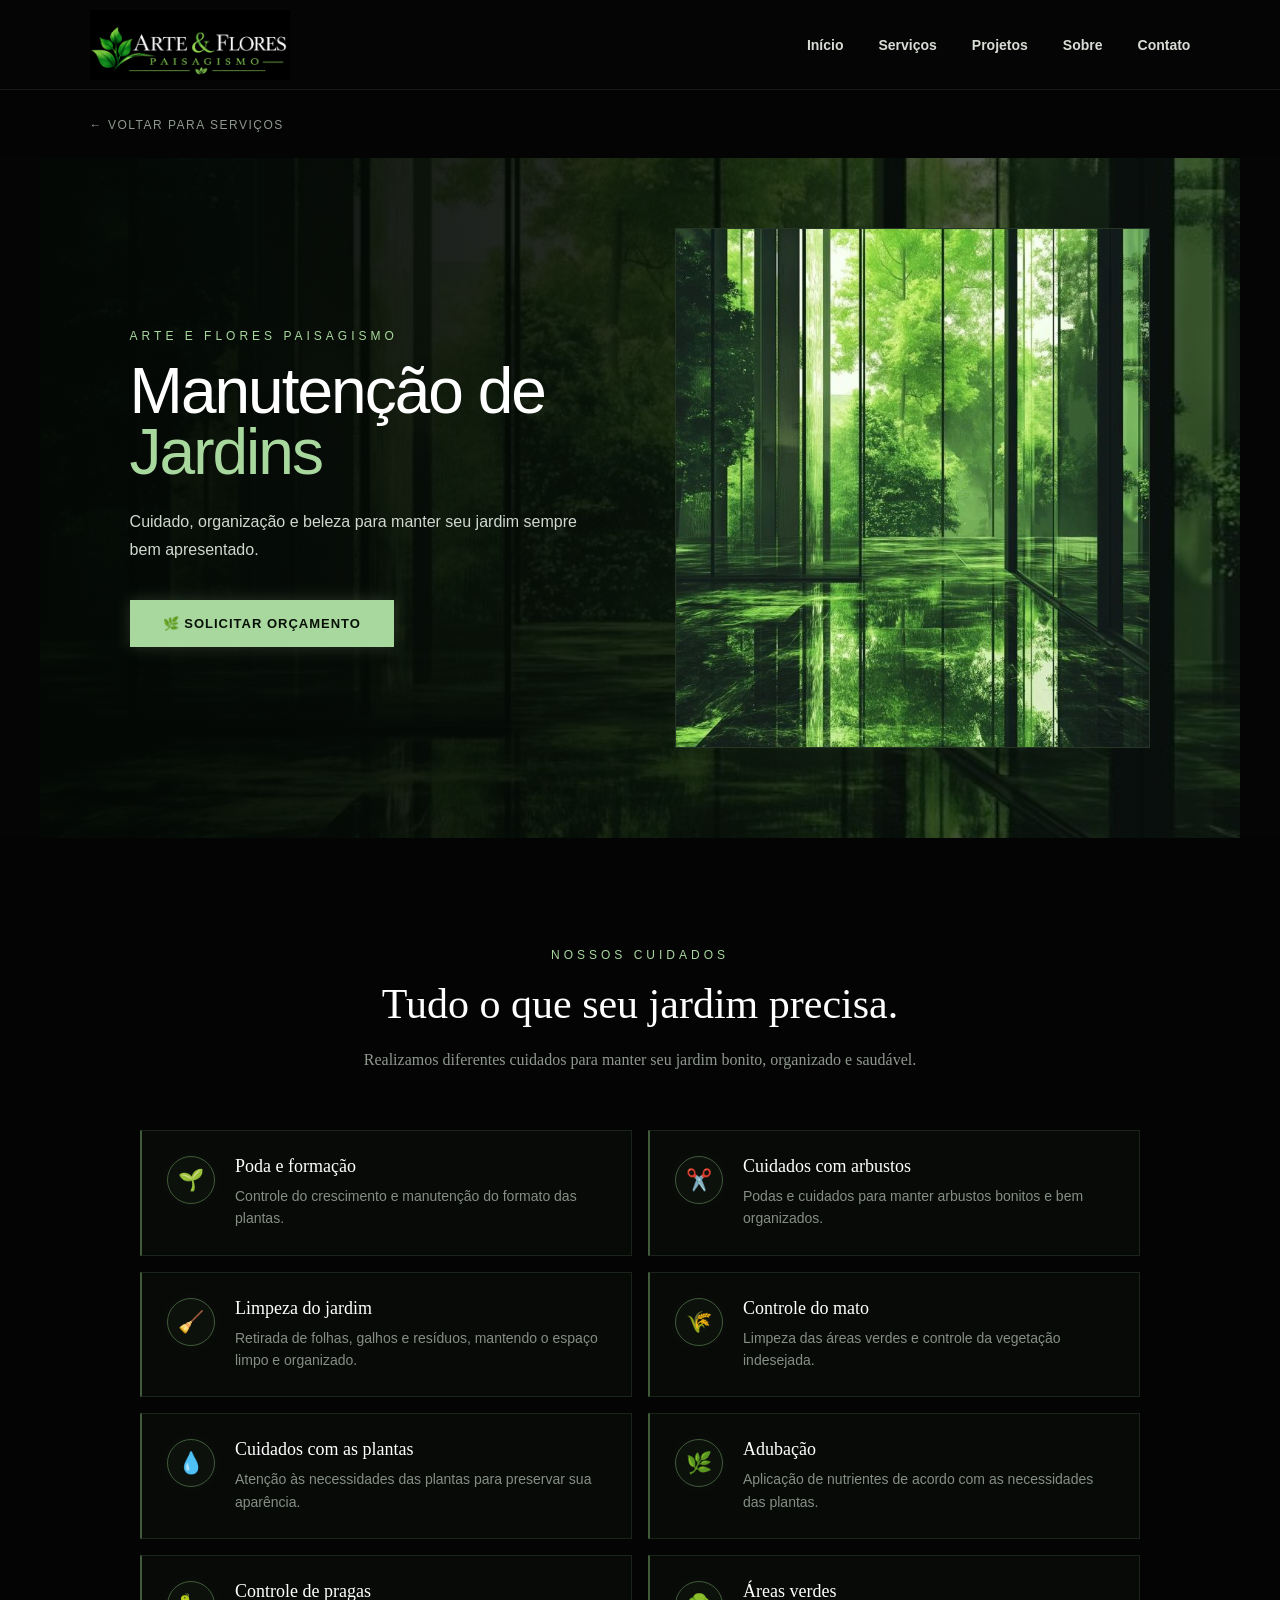
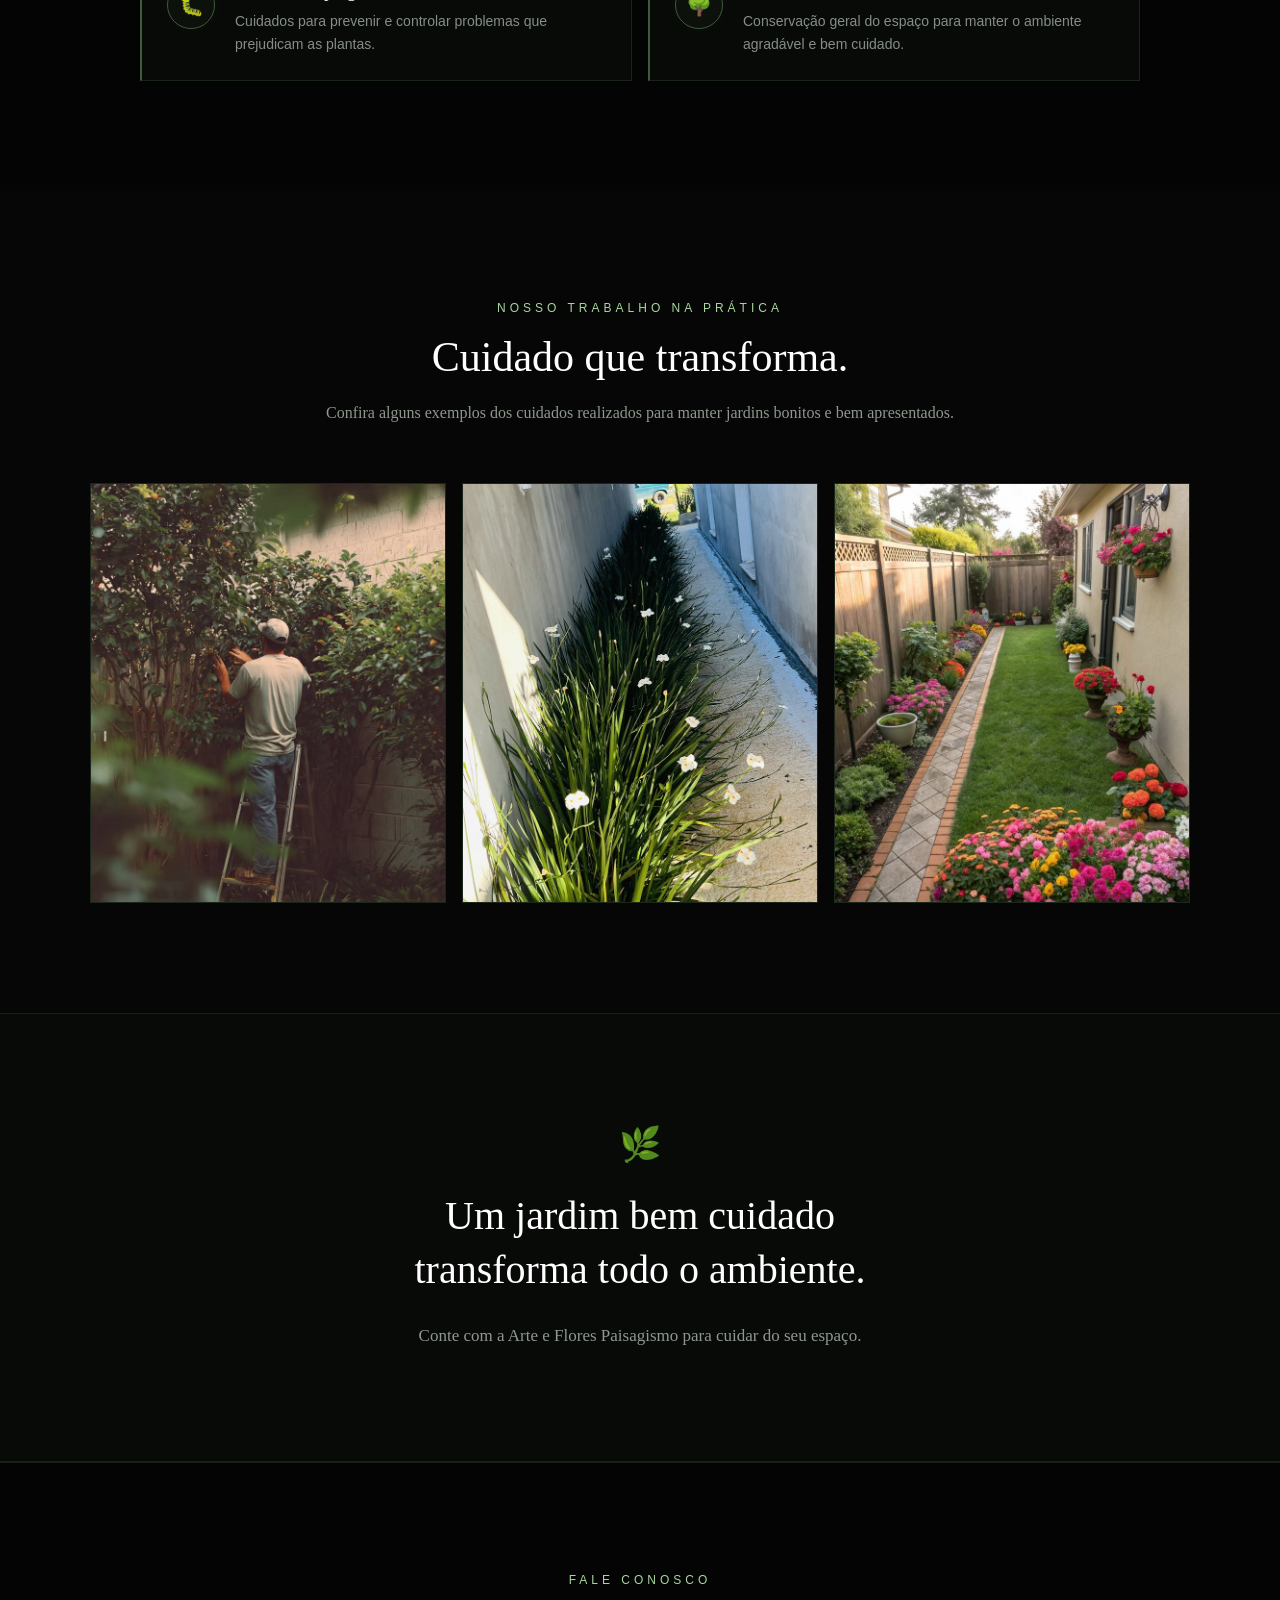
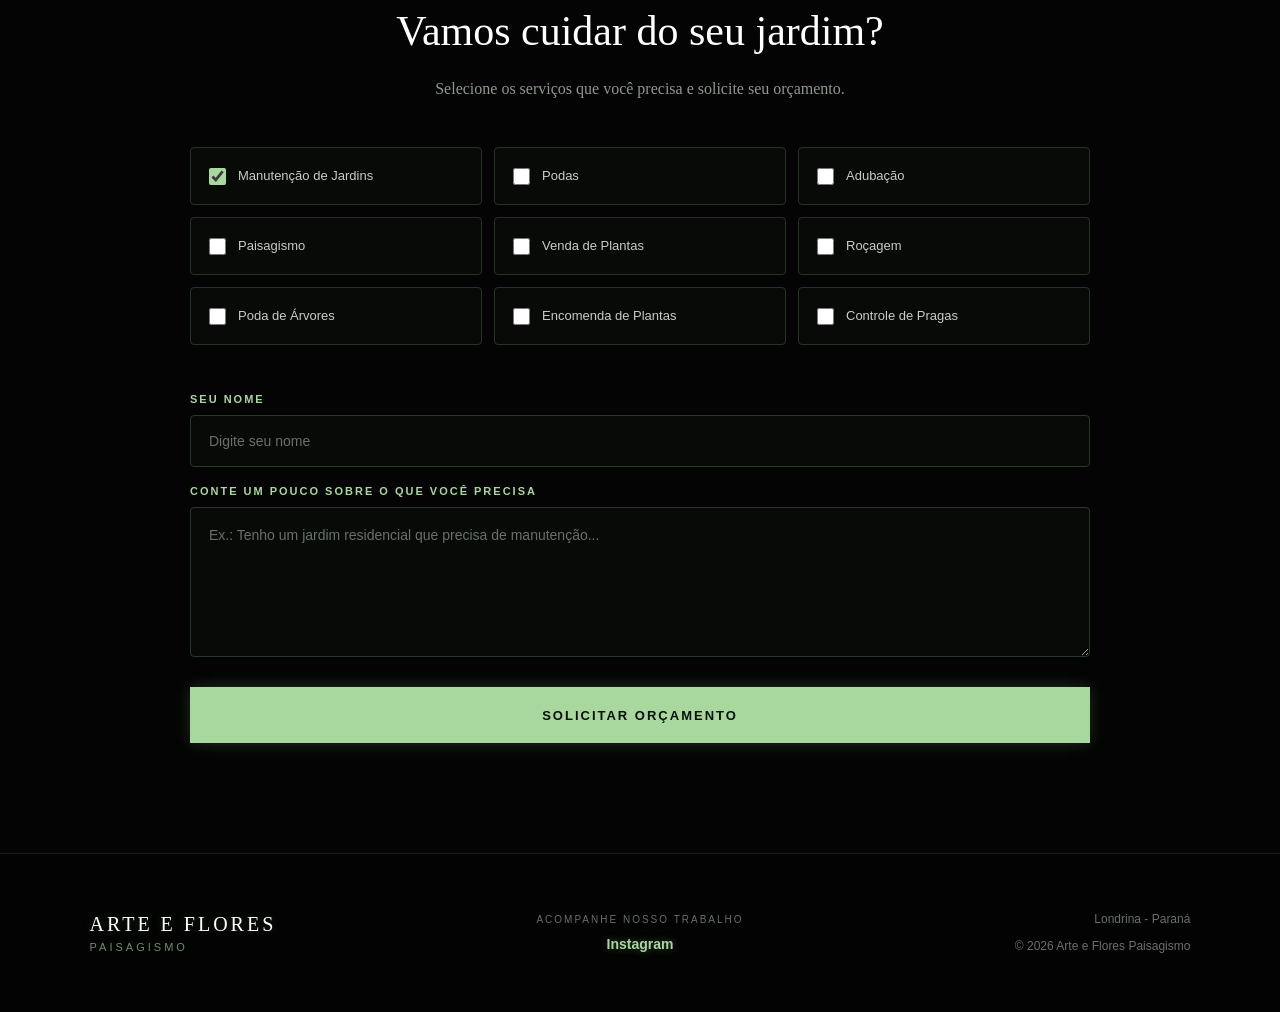
<file: manutencao-jardins.html>
<!DOCTYPE html>
<html lang="pt-BR">

<head>
    <meta charset="UTF-8">
    <meta name="viewport" content="width=device-width, initial-scale=1.0">

    <title>Manutenção de Jardins | Arte e Flores Paisagismo</title>

    <!-- CSS PRINCIPAL -->
    <link rel="stylesheet" href="style.css">

    <!-- CSS DESTA PÁGINA -->
    <link rel="stylesheet" href="orcamento.css">
</head>

<body>

    <!-- ========================================
         CABEÇALHO
    ======================================== -->

    <header>

        <div class="logo">
            <img src="imagens/logo.png" alt="Arte e Flores Paisagismo">
        </div>

        <nav>
            <a href="index.html">Início</a>
            <a href="servicos.html">Serviços</a>
            <a href="index.html#projetos">Projetos</a>
            <a href="index.html#sobre">Sobre</a>
            <a href="index.html#contato">Contato</a>
        </nav>

    </header>


   <main>

    <!-- ========================================
         BOTÃO VOLTAR
    ========================================= -->
    <div class="voltar-container">
        <a href="servicos.html" class="botao-voltar">
            ← VOLTAR PARA SERVIÇOS
        </a>
    </div>


    <!-- ========================================
     HERO
========================================= -->

<section class="plantas-hero">

    <div class="plantas-hero-conteudo">

        <p class="servico-label">
            ARTE E FLORES PAISAGISMO
        </p>

        <h1>
            Manutenção de
            <span>Jardins</span>
        </h1>

        <p>
            Cuidado, organização e beleza para manter
            seu jardim sempre bem apresentado.
        </p>

        <a href="#orcamento" class="botao">
            🌿 SOLICITAR ORÇAMENTO
        </a>

    </div>


    <div class="plantas-hero-imagem">

        <img
            src="imagens/manutencao-logo.jpg"
            alt="Manutenção de jardins"
        >

    </div>

</section>


    <!-- ========================================
         O QUE FAZEMOS
    ========================================= -->
    <section class="servico-descricao">

        <div class="servico-descricao-container">

            <div class="servico-descricao-texto">

                <p class="servico-label">
                    NOSSOS CUIDADOS
                </p>

                <h2>
                    Tudo o que seu jardim precisa.
                </h2>

                <p class="servico-descricao-intro">
                    Realizamos diferentes cuidados para manter
                    seu jardim bonito, organizado e saudável.
                </p>


                <div class="servico-lista">

                    <!-- ITEM 1 -->
                    <div class="servico-item">

                        <div class="servico-item-icone">
                            🌱
                        </div>

                        <div>
                            <h3>
                                Poda e formação
                            </h3>

                            <p>
                                Controle do crescimento e manutenção
                                do formato das plantas.
                            </p>
                        </div>

                    </div>


                    <!-- ITEM 2 -->
                    <div class="servico-item">

                        <div class="servico-item-icone">
                            ✂️
                        </div>

                        <div>
                            <h3>
                                Cuidados com arbustos
                            </h3>

                            <p>
                                Podas e cuidados para manter arbustos
                                bonitos e bem organizados.
                            </p>
                        </div>

                    </div>


                    <!-- ITEM 3 -->
                    <div class="servico-item">

                        <div class="servico-item-icone">
                            🧹
                        </div>

                        <div>
                            <h3>
                                Limpeza do jardim
                            </h3>

                            <p>
                                Retirada de folhas, galhos e resíduos,
                                mantendo o espaço limpo e organizado.
                            </p>
                        </div>

                    </div>


                    <!-- ITEM 4 -->
                    <div class="servico-item">

                        <div class="servico-item-icone">
                            🌾
                        </div>

                        <div>
                            <h3>
                                Controle do mato
                            </h3>

                            <p>
                                Limpeza das áreas verdes e controle
                                da vegetação indesejada.
                            </p>
                        </div>

                    </div>


                    <!-- ITEM 5 -->
                    <div class="servico-item">

                        <div class="servico-item-icone">
                            💧
                        </div>

                        <div>
                            <h3>
                                Cuidados com as plantas
                            </h3>

                            <p>
                                Atenção às necessidades das plantas
                                para preservar sua aparência.
                            </p>
                        </div>

                    </div>


                    <!-- ITEM 6 -->
                    <div class="servico-item">

                        <div class="servico-item-icone">
                            🌿
                        </div>

                        <div>
                            <h3>
                                Adubação
                            </h3>

                            <p>
                                Aplicação de nutrientes de acordo
                                com as necessidades das plantas.
                            </p>
                        </div>

                    </div>


                    <!-- ITEM 7 -->
                    <div class="servico-item">

                        <div class="servico-item-icone">
                            🐛
                        </div>

                        <div>
                            <h3>
                                Controle de pragas
                            </h3>

                            <p>
                                Cuidados para prevenir e controlar
                                problemas que prejudicam as plantas.
                            </p>
                        </div>

                    </div>


                    <!-- ITEM 8 -->
                    <div class="servico-item">

                        <div class="servico-item-icone">
                            🌳
                        </div>

                        <div>
                            <h3>
                                Áreas verdes
                            </h3>

                            <p>
                                Conservação geral do espaço para
                                manter o ambiente agradável e bem cuidado.
                            </p>
                        </div>

                    </div>

                </div>

            </div>

        </div>

    </section>


    <!-- ========================================
         NOSSO TRABALHO NA PRÁTICA
    ========================================= -->
    <section class="servico-galeria">

        <div class="servico-galeria-cabecalho">

            <p class="servico-label">
                NOSSO TRABALHO NA PRÁTICA
            </p>

            <h2>
                Cuidado que transforma.
            </h2>

            <p>
                Confira alguns exemplos dos cuidados realizados
                para manter jardins bonitos e bem apresentados.
            </p>

        </div>


        <div class="servico-galeria-grid">

            <!-- FOTO GRANDE -->
            <div class="servico-foto servico-foto-grande">

                <img
                    src="imagens/manutencao1.jpg"
                    alt="Manutenção de jardim"
                >

            </div>


            <!-- FOTO 2 -->
            <div class="servico-foto">

                <img
                    src="imagens/manutencao2.jpg"
                    alt="Cuidados com jardim"
                >

            </div>


            <!-- FOTO 3 -->
            <div class="servico-foto">

                <img
                    src="imagens/manutencao3.jpg"
                    alt="Jardim bem cuidado"
                >

            </div>

        </div>

    </section>


    <!-- ========================================
         FRASE DE DESTAQUE
    ========================================= -->
    <section class="servico-destaque">

        <div class="servico-destaque-conteudo">

            <span>🌿</span>

            <h2>
                Um jardim bem cuidado<br>
                transforma todo o ambiente.
            </h2>

            <p>
                Conte com a Arte e Flores Paisagismo
                para cuidar do seu espaço.
            </p>

        </div>

    </section>


    <!-- ========================================
         ORÇAMENTO
    ========================================= -->
    <section class="orcamento" id="orcamento">

        <div class="orcamento-container">

            <p class="servico-label">
                FALE CONOSCO
            </p>

            <h2>
                Vamos cuidar do seu jardim?
            </h2>

            <p>
                Selecione os serviços que você precisa
                e solicite seu orçamento.
            </p>


            <!-- SERVIÇOS -->
            <div class="orcamento-servicos">

                <label class="opcao-servico">
                    <input
                        type="checkbox"
                        name="servico"
                        value="Manutenção de Jardins"
                        checked
                    >

                    <span>
                        Manutenção de Jardins
                    </span>
                </label>


                <label class="opcao-servico">

                    <input
                        type="checkbox"
                        name="servico"
                        value="Podas"
                    >

                    <span>
                        Podas
                    </span>

                </label>


                <label class="opcao-servico">

                    <input
                        type="checkbox"
                        name="servico"
                        value="Adubação"
                    >

                    <span>
                        Adubação
                    </span>

                </label>


                <label class="opcao-servico">

                    <input
                        type="checkbox"
                        name="servico"
                        value="Paisagismo"
                    >

                    <span>
                        Paisagismo
                    </span>

                </label>


                <label class="opcao-servico">

                    <input
                        type="checkbox"
                        name="servico"
                        value="Venda de Plantas"
                    >

                    <span>
                        Venda de Plantas
                    </span>

                </label>


                <label class="opcao-servico">

                    <input
                        type="checkbox"
                        name="servico"
                        value="Roçagem"
                    >

                    <span>
                        Roçagem
                    </span>

                </label>


                <label class="opcao-servico">

                    <input
                        type="checkbox"
                        name="servico"
                        value="Poda de Árvores"
                    >

                    <span>
                        Poda de Árvores
                    </span>

                </label>


                <label class="opcao-servico">

                    <input
                        type="checkbox"
                        name="servico"
                        value="Encomenda de Plantas"
                    >

                    <span>
                        Encomenda de Plantas
                    </span>

                </label>


                <label class="opcao-servico">

                    <input
                        type="checkbox"
                        name="servico"
                        value="Controle de Pragas"
                    >

                    <span>
                        Controle de Pragas
                    </span>

                </label>

            </div>


            <!-- DADOS DO CLIENTE -->
            <div class="orcamento-dados">

                <label for="nome">
                    Seu nome
                </label>

                <input
                    type="text"
                    id="nome"
                    placeholder="Digite seu nome"
                >


                <label for="mensagem">
                    Conte um pouco sobre o que você precisa
                </label>

                <textarea
                    id="mensagem"
                    rows="5"
                    placeholder="Ex.: Tenho um jardim residencial que precisa de manutenção..."
                ></textarea>

            </div>


            <button
                type="button"
                class="botao"
                id="botao-whatsapp"
            >
                SOLICITAR ORÇAMENTO
            </button>

        </div>

    </section>

</main>


    <!-- ========================================
         RODAPÉ
    ======================================== -->

    <footer>

        <div class="footer-conteudo">


            <div class="footer-marca">

                <h3>
                    ARTE E FLORES
                </h3>

                <span>
                    PAISAGISMO
                </span>

            </div>


            <div class="footer-instagram">

                <p>
                    ACOMPANHE NOSSO TRABALHO
                </p>

                <a href="#" target="_blank">
                    Instagram
                </a>

            </div>


            <div class="footer-info">

                <p>
                    Londrina - Paraná
                </p>

                <p>
                    © 2026 Arte e Flores Paisagismo
                </p>

            </div>


        </div>

    </footer>

    <script src="script-servicos.js"></script>

</body>

</html>
</file>
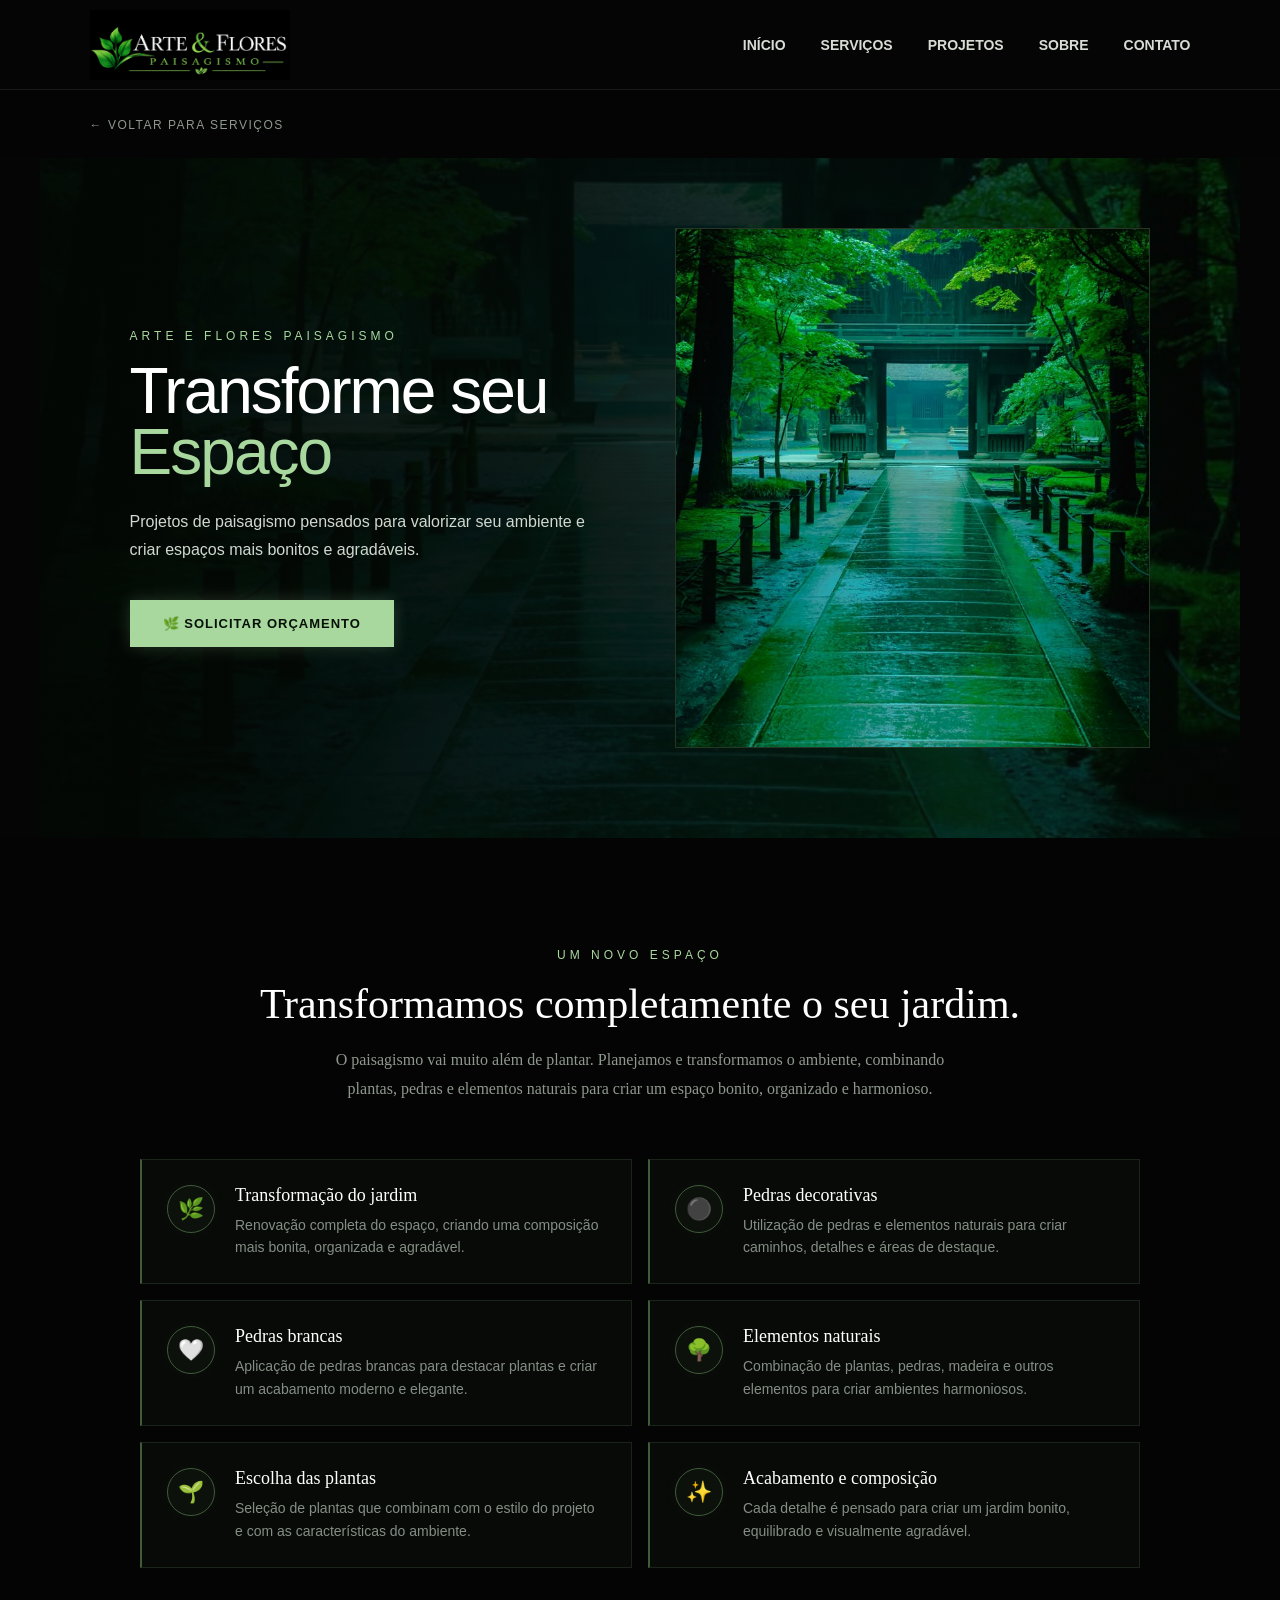
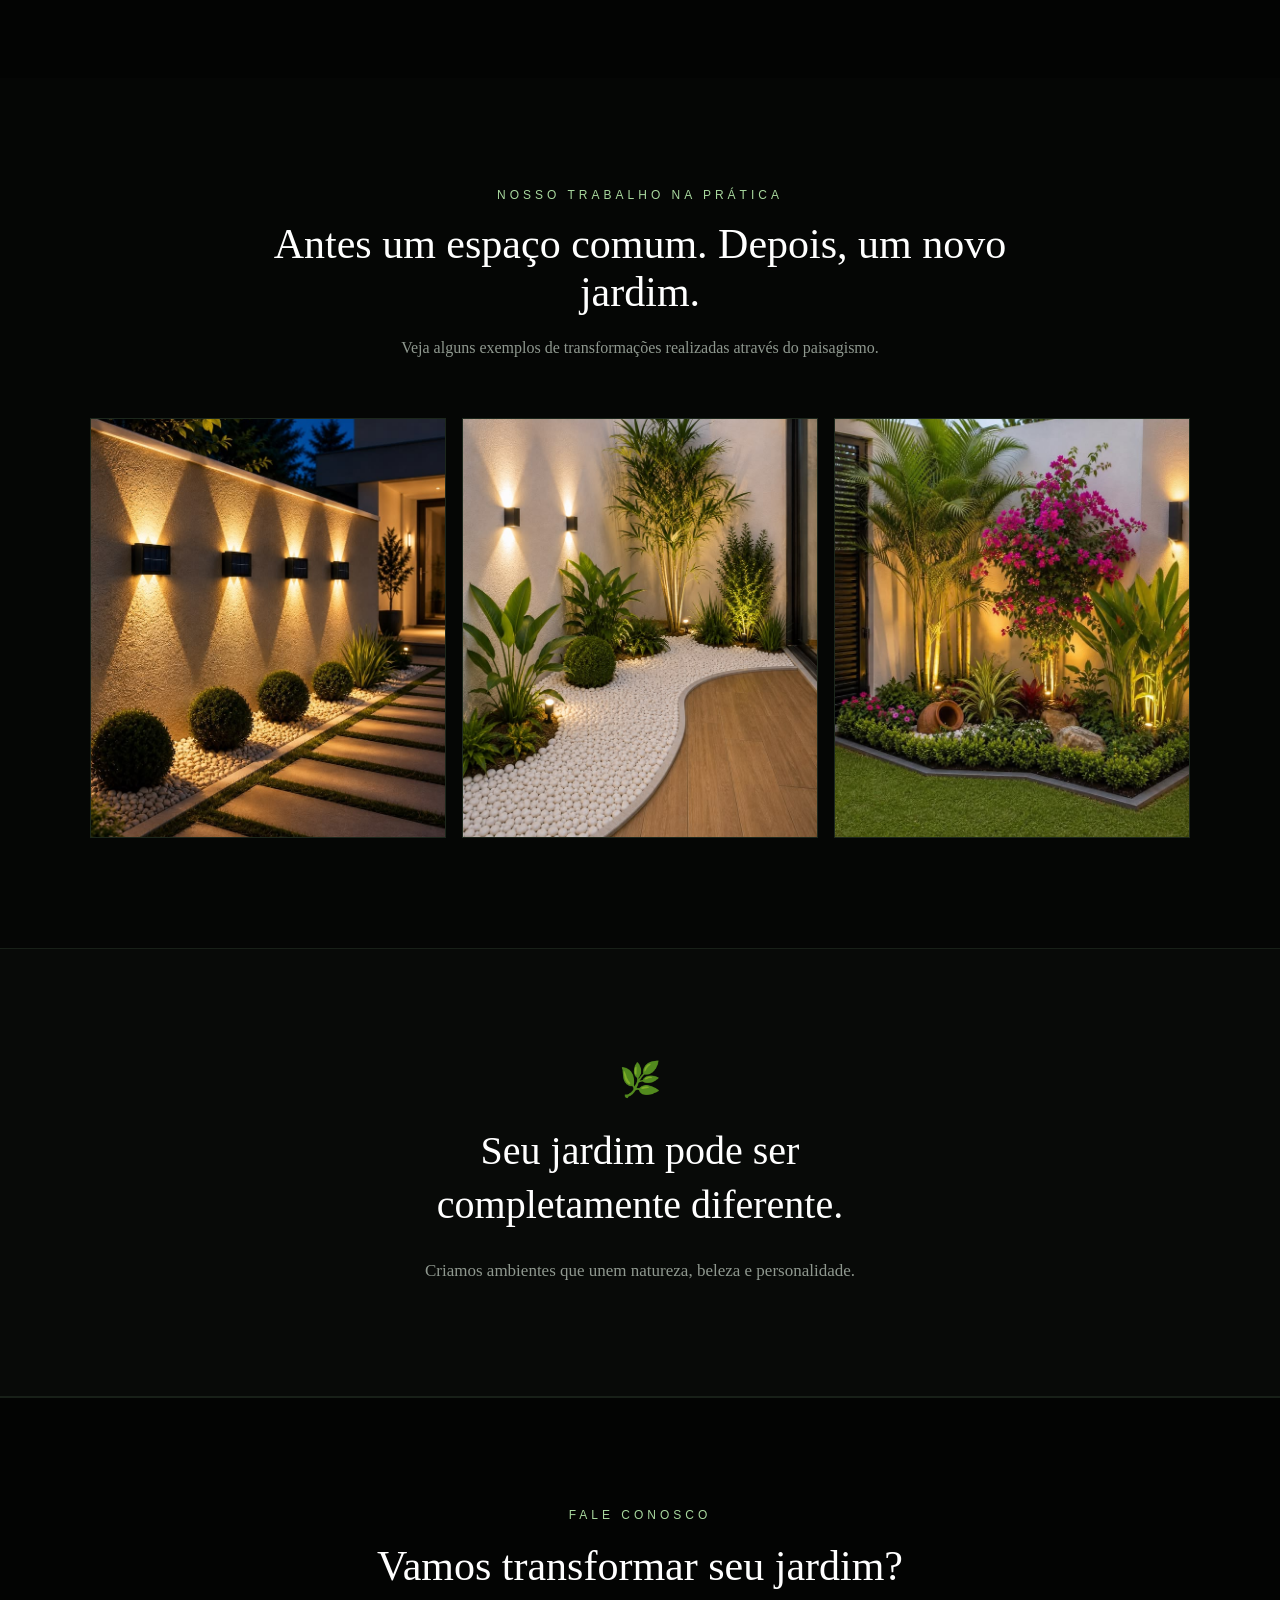
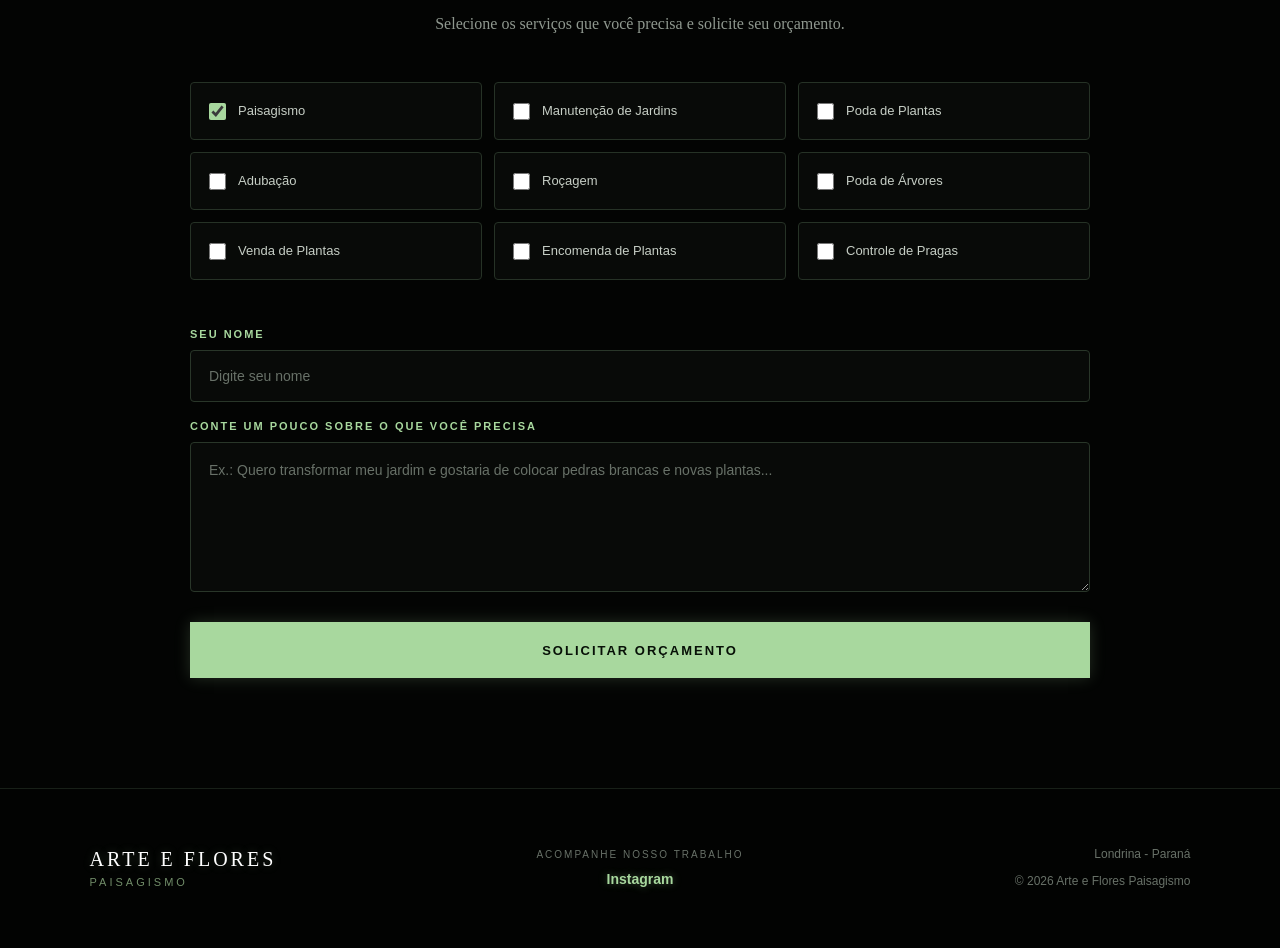
<file: paisagismo.html>
<!DOCTYPE html>
<html lang="pt-BR">

<head>
    <meta charset="UTF-8">
    <meta name="viewport" content="width=device-width, initial-scale=1.0">

    <title>Paisagismo | Arte e Flores Paisagismo</title>

    <link rel="stylesheet" href="style.css">
    <link rel="stylesheet" href="orcamento.css">
</head>

<body>

<header>

    <div class="logo">
        <img src="imagens/logo.png" alt="Arte e Flores Paisagismo">
    </div>

    <nav>
        <a href="index.html">INÍCIO</a>
        <a href="servicos.html">SERVIÇOS</a>
        <a href="index.html#projetos">PROJETOS</a>
        <a href="index.html#sobre">SOBRE</a>
        <a href="index.html#contato">CONTATO</a>
    </nav>

</header>


<main>

    <!-- VOLTAR -->

    <div class="voltar-container">

        <a href="servicos.html" class="botao-voltar">
            ← VOLTAR PARA SERVIÇOS
        </a>

    </div>


    <!-- BANNER -->

    <section class="plantas-hero hero-paisagismo">

    <div class="plantas-hero-conteudo">

        <p class="servico-label">
            ARTE E FLORES PAISAGISMO
        </p>

        <h1>
            Transforme seu
            <span>Espaço</span>
        </h1>

        <p>
            Projetos de paisagismo pensados para valorizar
            seu ambiente e criar espaços mais bonitos e agradáveis.
        </p>

        <a href="#orcamento" class="botao">
            🌿 SOLICITAR ORÇAMENTO
        </a>

    </div>


    <div class="plantas-hero-imagem">

        <img
            src="imagens/paisagismo-logo.jpg"
            alt="Projeto de paisagismo"
        >

    </div>

</section>


    <!-- SOBRE O SERVIÇO -->

    <section class="servico-descricao">

        <div class="servico-descricao-container">

            <div class="servico-descricao-texto">

                <p class="servico-label">
                    UM NOVO ESPAÇO
                </p>

                <h2>
                    Transformamos completamente o seu jardim.
                </h2>

                <p class="servico-descricao-intro">
                    O paisagismo vai muito além de plantar.
                    Planejamos e transformamos o ambiente,
                    combinando plantas, pedras e elementos
                    naturais para criar um espaço bonito,
                    organizado e harmonioso.
                </p>


                <div class="servico-lista">


                    <div class="servico-item">

                        <div class="servico-item-icone">
                            🌿
                        </div>

                        <div>

                            <h3>
                                Transformação do jardim
                            </h3>

                            <p>
                                Renovação completa do espaço,
                                criando uma composição mais
                                bonita, organizada e agradável.
                            </p>

                        </div>

                    </div>


                    <div class="servico-item">

                        <div class="servico-item-icone">
                            ⚫
                        </div>

                        <div>

                            <h3>
                                Pedras decorativas
                            </h3>

                            <p>
                                Utilização de pedras e elementos
                                naturais para criar caminhos,
                                detalhes e áreas de destaque.
                            </p>

                        </div>

                    </div>


                    <div class="servico-item">

                        <div class="servico-item-icone">
                            🤍
                        </div>

                        <div>

                            <h3>
                                Pedras brancas
                            </h3>

                            <p>
                                Aplicação de pedras brancas para
                                destacar plantas e criar um
                                acabamento moderno e elegante.
                            </p>

                        </div>

                    </div>


                    <div class="servico-item">

                        <div class="servico-item-icone">
                            🌳
                        </div>

                        <div>

                            <h3>
                                Elementos naturais
                            </h3>

                            <p>
                                Combinação de plantas, pedras,
                                madeira e outros elementos para
                                criar ambientes harmoniosos.
                            </p>

                        </div>

                    </div>


                    <div class="servico-item">

                        <div class="servico-item-icone">
                            🌱
                        </div>

                        <div>

                            <h3>
                                Escolha das plantas
                            </h3>

                            <p>
                                Seleção de plantas que combinam
                                com o estilo do projeto e com
                                as características do ambiente.
                            </p>

                        </div>

                    </div>


                    <div class="servico-item">

                        <div class="servico-item-icone">
                            ✨
                        </div>

                        <div>

                            <h3>
                                Acabamento e composição
                            </h3>

                            <p>
                                Cada detalhe é pensado para criar
                                um jardim bonito, equilibrado e
                                visualmente agradável.
                            </p>

                        </div>

                    </div>


                </div>

            </div>

        </div>

    </section>


    <!-- GALERIA -->

    <section class="servico-galeria">

        <div class="servico-galeria-cabecalho">

            <p class="servico-label">
                NOSSO TRABALHO NA PRÁTICA
            </p>

            <h2>
                Antes um espaço comum. Depois, um novo jardim.
            </h2>

            <p>
                Veja alguns exemplos de transformações
                realizadas através do paisagismo.
            </p>

        </div>


        <div class="servico-galeria-grid">


            <div class="servico-foto">

                <img
                    src="imagens/paisagismo1.jpg"
                    alt="Projeto de paisagismo"
                >

            </div>


            <div class="servico-foto">

                <img
                    src="imagens/paisagismo2.jpg"
                    alt="Jardim com pedras e plantas"
                >

            </div>


            <div class="servico-foto">

                <img
                    src="imagens/paisagismo3.jpg"
                    alt="Paisagismo e decoração de jardim"
                >

            </div>


        </div>

    </section>


    <!-- DESTAQUE -->

    <section class="servico-destaque">

        <div class="servico-destaque-conteudo">

            <span>🌿</span>

            <h2>
                Seu jardim pode ser<br>
                completamente diferente.
            </h2>

            <p>
                Criamos ambientes que unem natureza,
                beleza e personalidade.
            </p>

        </div>

    </section>


    <!-- ORÇAMENTO -->

    <section class="orcamento" id="orcamento">

        <div class="orcamento-container">

            <p class="servico-label">
                FALE CONOSCO
            </p>

            <h2>
                Vamos transformar seu jardim?
            </h2>

            <p>
                Selecione os serviços que você precisa
                e solicite seu orçamento.
            </p>


            <div class="orcamento-servicos">


                <label class="opcao-servico">

                    <input
                        type="checkbox"
                        name="servico"
                        value="Paisagismo"
                        checked
                    >

                    <span>
                        Paisagismo
                    </span>

                </label>


                <label class="opcao-servico">

                    <input
                        type="checkbox"
                        name="servico"
                        value="Manutenção de Jardins"
                    >

                    <span>
                        Manutenção de Jardins
                    </span>

                </label>


                <label class="opcao-servico">

                    <input
                        type="checkbox"
                        name="servico"
                        value="Poda de Plantas"
                    >

                    <span>
                        Poda de Plantas
                    </span>

                </label>


                <label class="opcao-servico">

                    <input
                        type="checkbox"
                        name="servico"
                        value="Adubação"
                    >

                    <span>
                        Adubação
                    </span>

                </label>


                <label class="opcao-servico">

                    <input
                        type="checkbox"
                        name="servico"
                        value="Roçagem"
                    >

                    <span>
                        Roçagem
                    </span>

                </label>


                <label class="opcao-servico">

                    <input
                        type="checkbox"
                        name="servico"
                        value="Poda de Árvores"
                    >

                    <span>
                        Poda de Árvores
                    </span>

                </label>


                <label class="opcao-servico">

                    <input
                        type="checkbox"
                        name="servico"
                        value="Venda de Plantas"
                    >

                    <span>
                        Venda de Plantas
                    </span>

                </label>


                <label class="opcao-servico">

                    <input
                        type="checkbox"
                        name="servico"
                        value="Encomenda de Plantas"
                    >

                    <span>
                        Encomenda de Plantas
                    </span>

                </label>


                <label class="opcao-servico">

                    <input
                        type="checkbox"
                        name="servico"
                        value="Controle de Pragas"
                    >

                    <span>
                        Controle de Pragas
                    </span>

                </label>


            </div>


            <div class="orcamento-dados">

                <label for="nome">
                    Seu nome
                </label>

                <input
                    type="text"
                    id="nome"
                    placeholder="Digite seu nome"
                >


                <label for="mensagem">
                    Conte um pouco sobre o que você precisa
                </label>

                <textarea
                    id="mensagem"
                    rows="5"
                    placeholder="Ex.: Quero transformar meu jardim e gostaria de colocar pedras brancas e novas plantas..."
                ></textarea>

            </div>


            <button
                type="button"
                class="botao"
                id="botao-whatsapp"
            >
                SOLICITAR ORÇAMENTO
            </button>

        </div>

    </section>

</main>


<!-- RODAPÉ -->

<footer>

    <div class="footer-conteudo">


        <div class="footer-marca">

            <h3>
                ARTE E FLORES
            </h3>

            <span>
                PAISAGISMO
            </span>

        </div>


        <div class="footer-instagram">

            <p>
                ACOMPANHE NOSSO TRABALHO
            </p>

            <a href="#" target="_blank">
                Instagram
            </a>

        </div>


        <div class="footer-info">

            <p>
                Londrina - Paraná
            </p>

            <p>
                © 2026 Arte e Flores Paisagismo
            </p>

        </div>


    </div>

</footer>

<script src="script-servicos.js"></script>
    
</body>

</html>
</file>
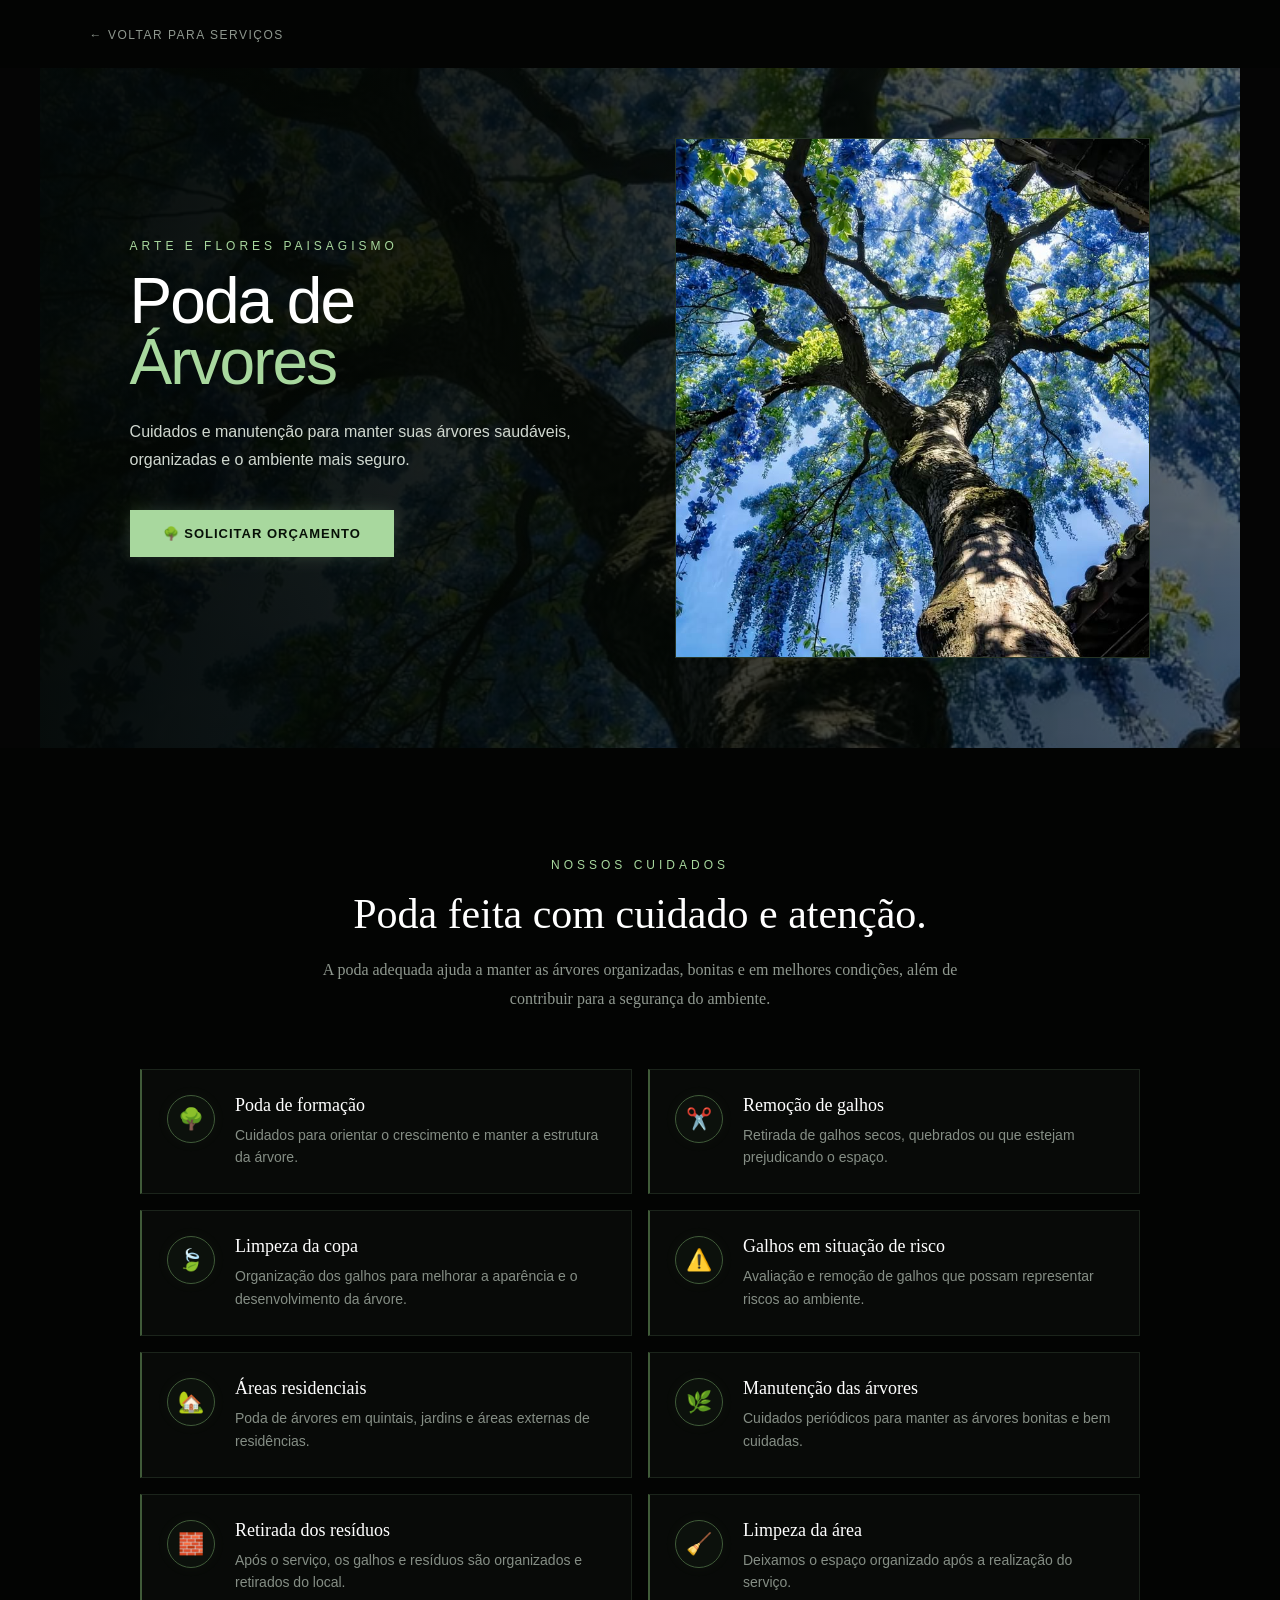
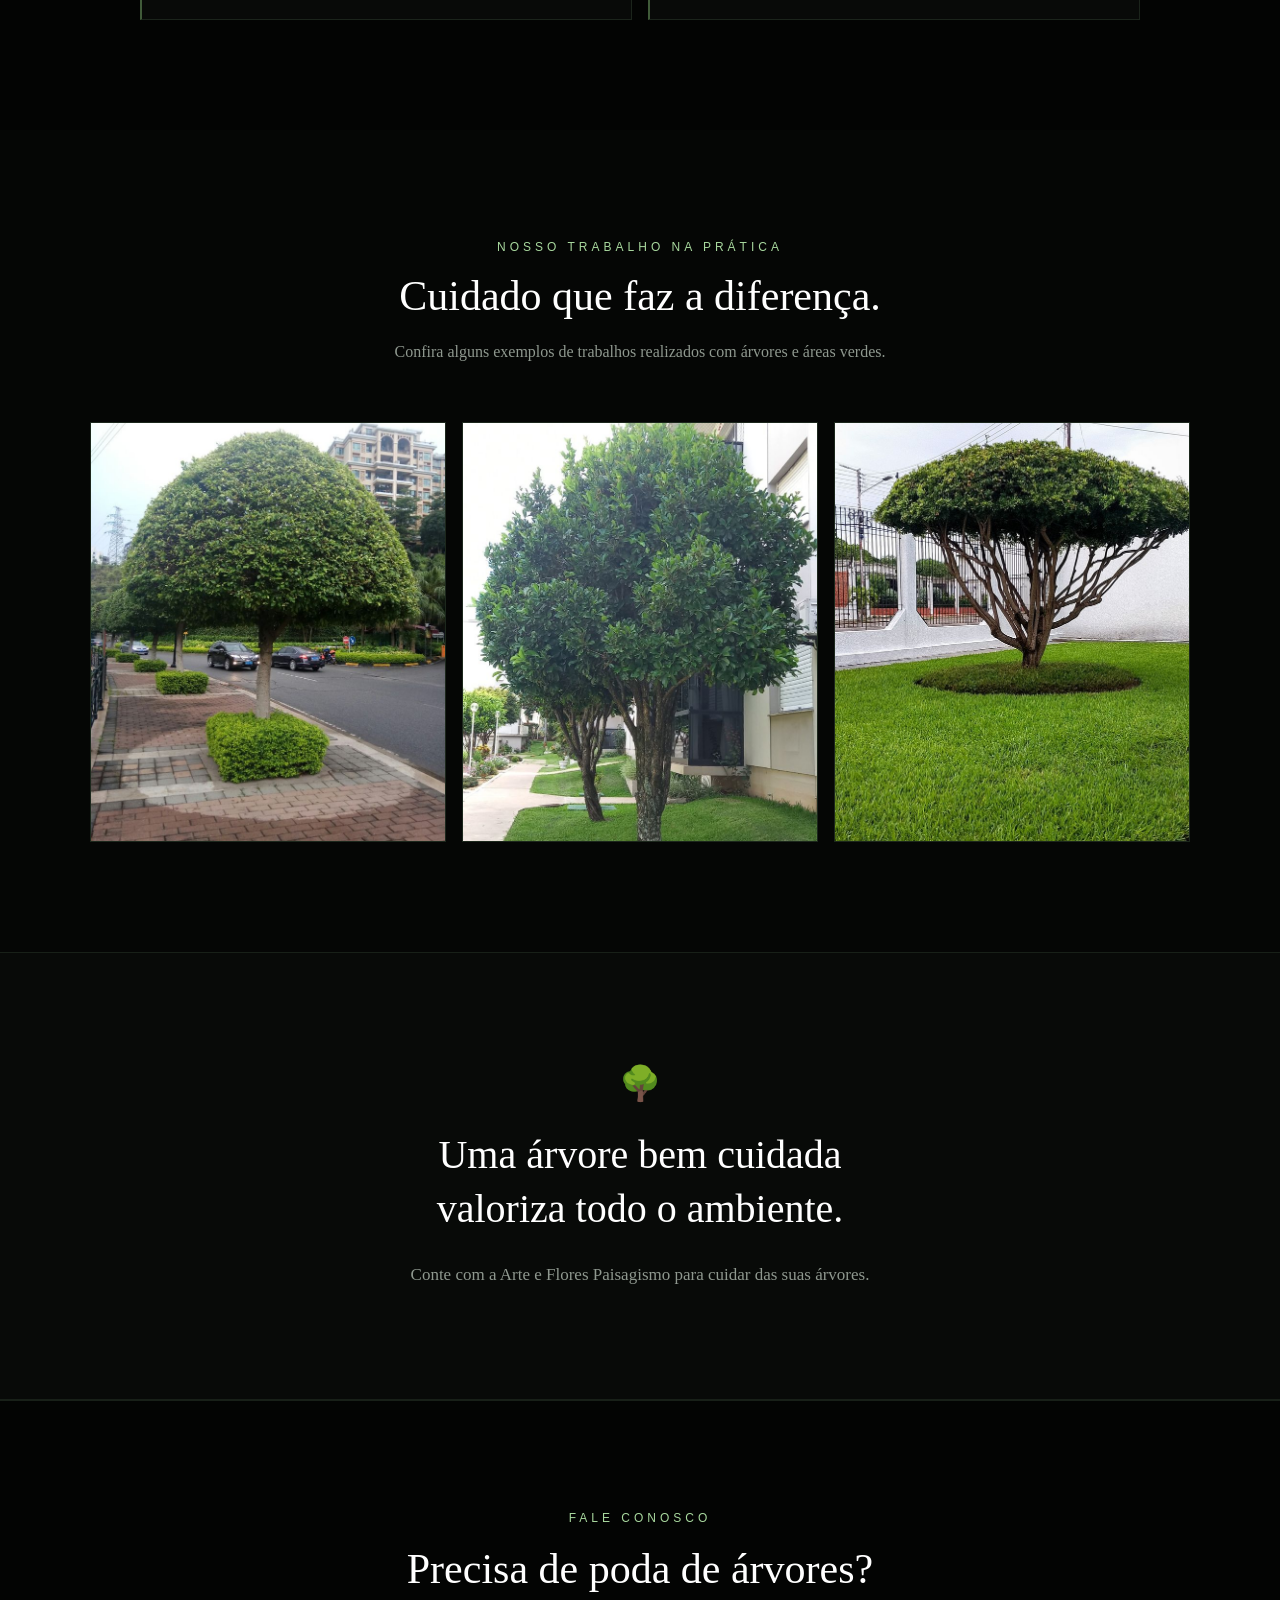
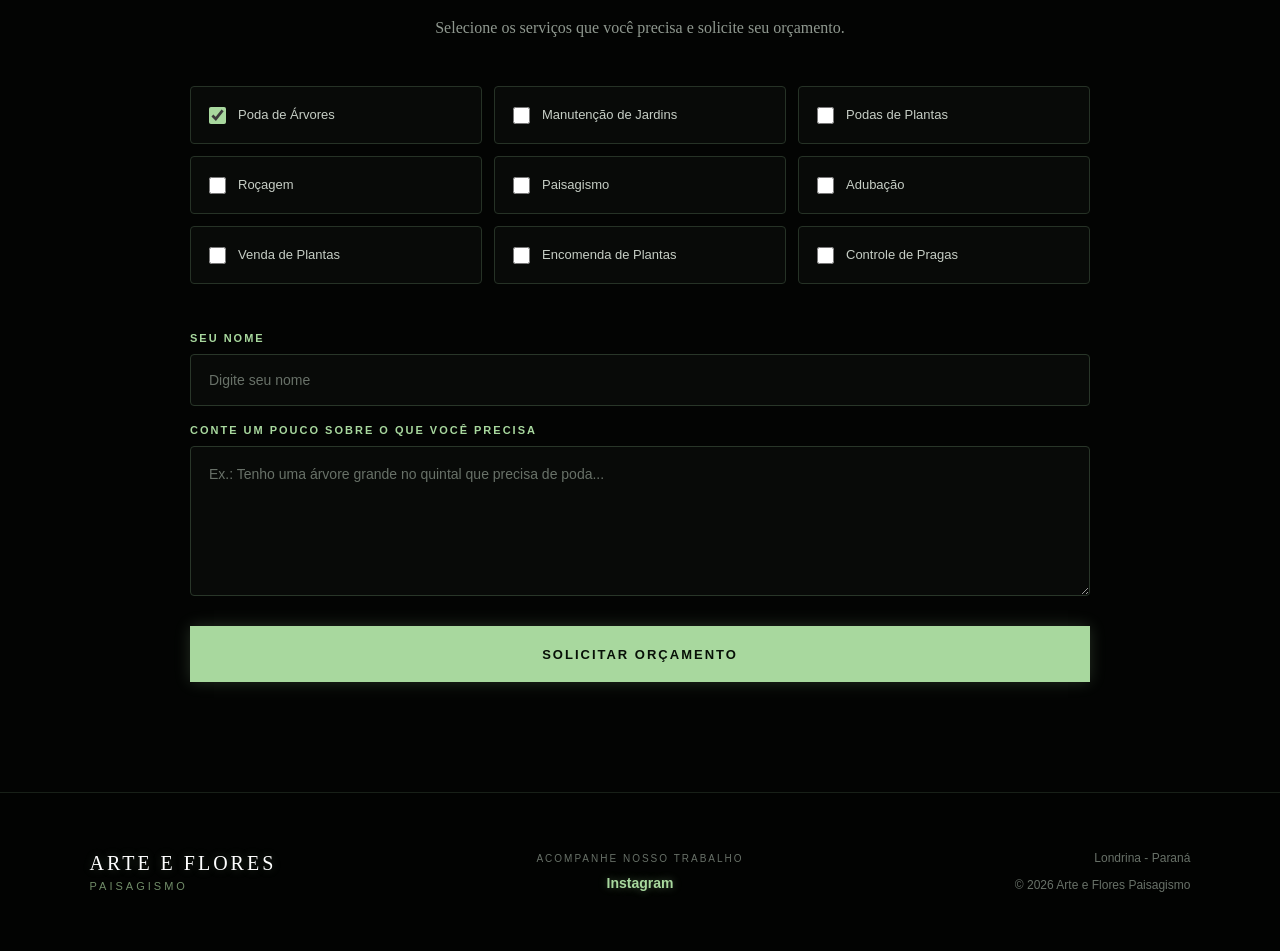
<file: poda-arvores.html>
<!DOCTYPE html>
<html lang="pt-BR">

<head>
    <meta charset="UTF-8">
    <meta name="viewport" content="width=device-width, initial-scale=1.0">

    <title>Poda de Árvores | Arte e Flores Paisagismo</title>

    <link rel="stylesheet" href="style.css">
    <link rel="stylesheet" href="orcamento.css">
</head>

<body>

    <main>

        <!-- BOTÃO VOLTAR -->

        <div class="voltar-container">

            <a href="servicos.html" class="botao-voltar">
                ← VOLTAR PARA SERVIÇOS
            </a>

        </div>


        <!-- HERO -->

        <section class="plantas-hero hero-poda-arvores">

    <div class="plantas-hero-conteudo">

        <p class="servico-label">
            ARTE E FLORES PAISAGISMO
        </p>

        <h1>
            Poda de
            <span>Árvores</span>
        </h1>

        <p>
            Cuidados e manutenção para manter suas árvores
            saudáveis, organizadas e o ambiente mais seguro.
        </p>

        <a href="#orcamento" class="botao">
            🌳 SOLICITAR ORÇAMENTO
        </a>

    </div>

    <div class="plantas-hero-imagem">

        <img
            src="imagens/poda-arvores-logo.jpg"
            alt="Poda de árvores"
        >

    </div>

</section>


        <!-- CUIDADOS -->

        <section class="servico-descricao">

            <div class="servico-descricao-container">

                <div class="servico-descricao-texto">

                    <p class="servico-label">
                        NOSSOS CUIDADOS
                    </p>

                    <h2>
                        Poda feita com cuidado e atenção.
                    </h2>

                    <p class="servico-descricao-intro">
                        A poda adequada ajuda a manter as árvores
                        organizadas, bonitas e em melhores condições,
                        além de contribuir para a segurança do ambiente.
                    </p>


                    <div class="servico-lista">


                        <div class="servico-item">

                            <div class="servico-item-icone">
                                🌳
                            </div>

                            <div>

                                <h3>
                                    Poda de formação
                                </h3>

                                <p>
                                    Cuidados para orientar o crescimento
                                    e manter a estrutura da árvore.
                                </p>

                            </div>

                        </div>


                        <div class="servico-item">

                            <div class="servico-item-icone">
                                ✂️
                            </div>

                            <div>

                                <h3>
                                    Remoção de galhos
                                </h3>

                                <p>
                                    Retirada de galhos secos, quebrados
                                    ou que estejam prejudicando o espaço.
                                </p>

                            </div>

                        </div>


                        <div class="servico-item">

                            <div class="servico-item-icone">
                                🍃
                            </div>

                            <div>

                                <h3>
                                    Limpeza da copa
                                </h3>

                                <p>
                                    Organização dos galhos para melhorar
                                    a aparência e o desenvolvimento da árvore.
                                </p>

                            </div>

                        </div>


                        <div class="servico-item">

                            <div class="servico-item-icone">
                                ⚠️
                            </div>

                            <div>

                                <h3>
                                    Galhos em situação de risco
                                </h3>

                                <p>
                                    Avaliação e remoção de galhos que
                                    possam representar riscos ao ambiente.
                                </p>

                            </div>

                        </div>


                        <div class="servico-item">

                            <div class="servico-item-icone">
                                🏡
                            </div>

                            <div>

                                <h3>
                                    Áreas residenciais
                                </h3>

                                <p>
                                    Poda de árvores em quintais, jardins
                                    e áreas externas de residências.
                                </p>

                            </div>

                        </div>


                        <div class="servico-item">

                            <div class="servico-item-icone">
                                🌿
                            </div>

                            <div>

                                <h3>
                                    Manutenção das árvores
                                </h3>

                                <p>
                                    Cuidados periódicos para manter
                                    as árvores bonitas e bem cuidadas.
                                </p>

                            </div>

                        </div>


                        <div class="servico-item">

                            <div class="servico-item-icone">
                                🧱
                            </div>

                            <div>

                                <h3>
                                    Retirada dos resíduos
                                </h3>

                                <p>
                                    Após o serviço, os galhos e resíduos
                                    são organizados e retirados do local.
                                </p>

                            </div>

                        </div>


                        <div class="servico-item">

                            <div class="servico-item-icone">
                                🧹
                            </div>

                            <div>

                                <h3>
                                    Limpeza da área
                                </h3>

                                <p>
                                    Deixamos o espaço organizado após
                                    a realização do serviço.
                                </p>

                            </div>

                        </div>


                    </div>

                </div>

            </div>

        </section>


        <!-- GALERIA -->

        <section class="servico-galeria">

            <div class="servico-galeria-cabecalho">

                <p class="servico-label">
                    NOSSO TRABALHO NA PRÁTICA
                </p>

                <h2>
                    Cuidado que faz a diferença.
                </h2>

                <p>
                    Confira alguns exemplos de trabalhos
                    realizados com árvores e áreas verdes.
                </p>

            </div>


            <div class="servico-galeria-grid">


                <div class="servico-foto">

                    <img
                        src="imagens/poda-arvores1.jpg"
                        alt="Poda de árvore"
                    >

                </div>


                <div class="servico-foto">

                    <img
                        src="imagens/poda-arvores2.jpg"
                        alt="Profissional realizando poda de árvore"
                    >

                </div>


                <div class="servico-foto">

                    <img
                        src="imagens/poda-arvores3.jpg"
                        alt="Árvore após poda"
                    >

                </div>


            </div>

        </section>


        <!-- DESTAQUE -->

        <section class="servico-destaque">

            <div class="servico-destaque-conteudo">

                <span>
                    🌳
                </span>

                <h2>
                    Uma árvore bem cuidada<br>
                    valoriza todo o ambiente.
                </h2>

                <p>
                    Conte com a Arte e Flores Paisagismo
                    para cuidar das suas árvores.
                </p>

            </div>

        </section>


        <!-- ORÇAMENTO -->

        <section class="orcamento" id="orcamento">

            <div class="orcamento-container">

                <p class="servico-label">
                    FALE CONOSCO
                </p>

                <h2>
                    Precisa de poda de árvores?
                </h2>

                <p>
                    Selecione os serviços que você precisa
                    e solicite seu orçamento.
                </p>


                <div class="orcamento-servicos">


                    <label class="opcao-servico">

                        <input
                            type="checkbox"
                            name="servico"
                            value="Poda de Árvores"
                            checked
                        >

                        <span>
                            Poda de Árvores
                        </span>

                    </label>


                    <label class="opcao-servico">

                        <input
                            type="checkbox"
                            name="servico"
                            value="Manutenção de Jardins"
                        >

                        <span>
                            Manutenção de Jardins
                        </span>

                    </label>


                    <label class="opcao-servico">

                        <input
                            type="checkbox"
                            name="servico"
                            value="Podas de Plantas"
                        >

                        <span>
                            Podas de Plantas
                        </span>

                    </label>


                    <label class="opcao-servico">

                        <input
                            type="checkbox"
                            name="servico"
                            value="Roçagem"
                        >

                        <span>
                            Roçagem
                        </span>

                    </label>


                    <label class="opcao-servico">

                        <input
                            type="checkbox"
                            name="servico"
                            value="Paisagismo"
                        >

                        <span>
                            Paisagismo
                        </span>

                    </label>


                    <label class="opcao-servico">

                        <input
                            type="checkbox"
                            name="servico"
                            value="Adubação"
                        >

                        <span>
                            Adubação
                        </span>

                    </label>


                    <label class="opcao-servico">

                        <input
                            type="checkbox"
                            name="servico"
                            value="Venda de Plantas"
                        >

                        <span>
                            Venda de Plantas
                        </span>

                    </label>


                    <label class="opcao-servico">

                        <input
                            type="checkbox"
                            name="servico"
                            value="Encomenda de Plantas"
                        >

                        <span>
                            Encomenda de Plantas
                        </span>

                    </label>


                    <label class="opcao-servico">

                        <input
                            type="checkbox"
                            name="servico"
                            value="Controle de Pragas"
                        >

                        <span>
                            Controle de Pragas
                        </span>

                    </label>


                </div>


                <div class="orcamento-dados">

                    <label for="nome">
                        Seu nome
                    </label>

                    <input
                        type="text"
                        id="nome"
                        placeholder="Digite seu nome"
                    >


                    <label for="mensagem">
                        Conte um pouco sobre o que você precisa
                    </label>

                    <textarea
                        id="mensagem"
                        rows="5"
                        placeholder="Ex.: Tenho uma árvore grande no quintal que precisa de poda..."
                    ></textarea>

                </div>


                <button
                    type="button"
                    class="botao"
                    id="botao-whatsapp"
                >
                    SOLICITAR ORÇAMENTO
                </button>

            </div>

        </section>

    </main>


    <!-- RODAPÉ -->

    <footer>

        <div class="footer-conteudo">


            <div class="footer-marca">

                <h3>
                    ARTE E FLORES
                </h3>

                <span>
                    PAISAGISMO
                </span>

            </div>


            <div class="footer-instagram">

                <p>
                    ACOMPANHE NOSSO TRABALHO
                </p>

                <a href="#" target="_blank">
                    Instagram
                </a>

            </div>


            <div class="footer-info">

                <p>
                    Londrina - Paraná
                </p>

                <p>
                    © 2026 Arte e Flores Paisagismo
                </p>

            </div>


        </div>

    </footer>

    <script src="script-servicos.js"></script>

</body>

</html>
</file>
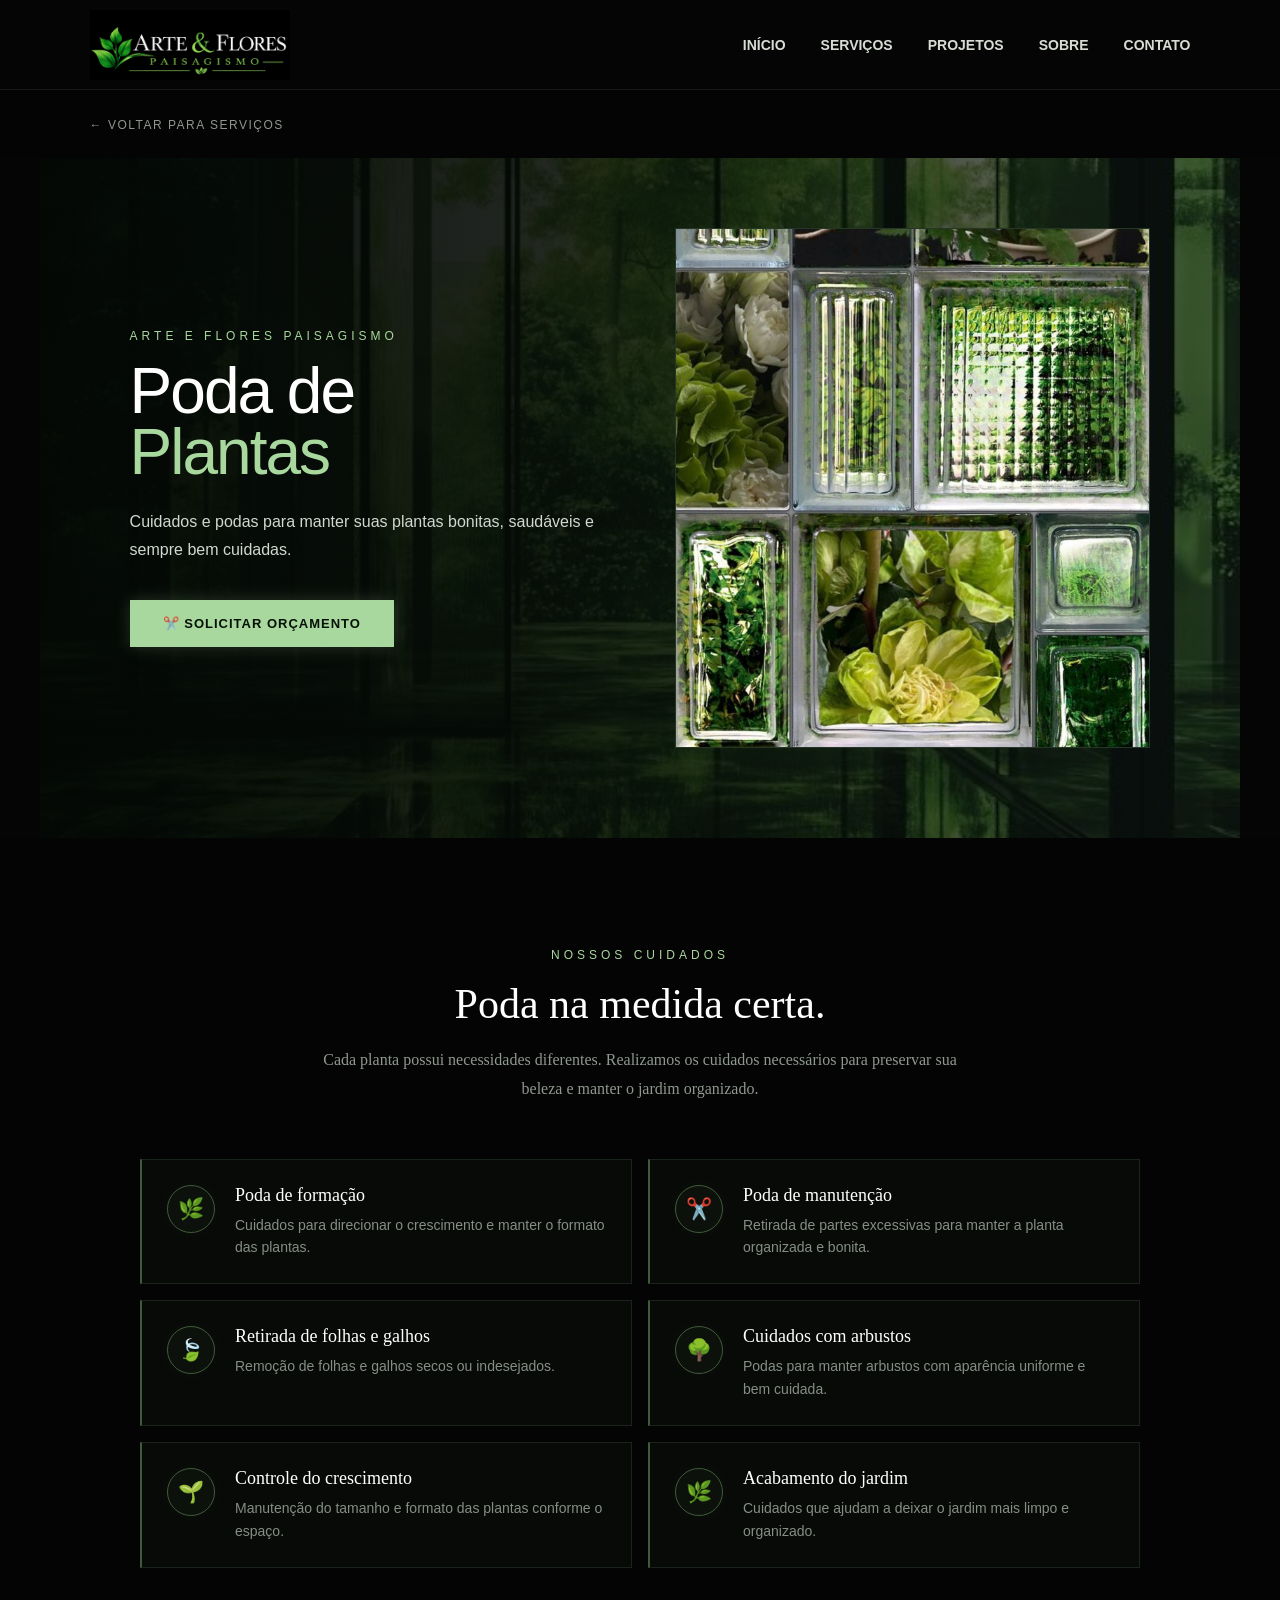
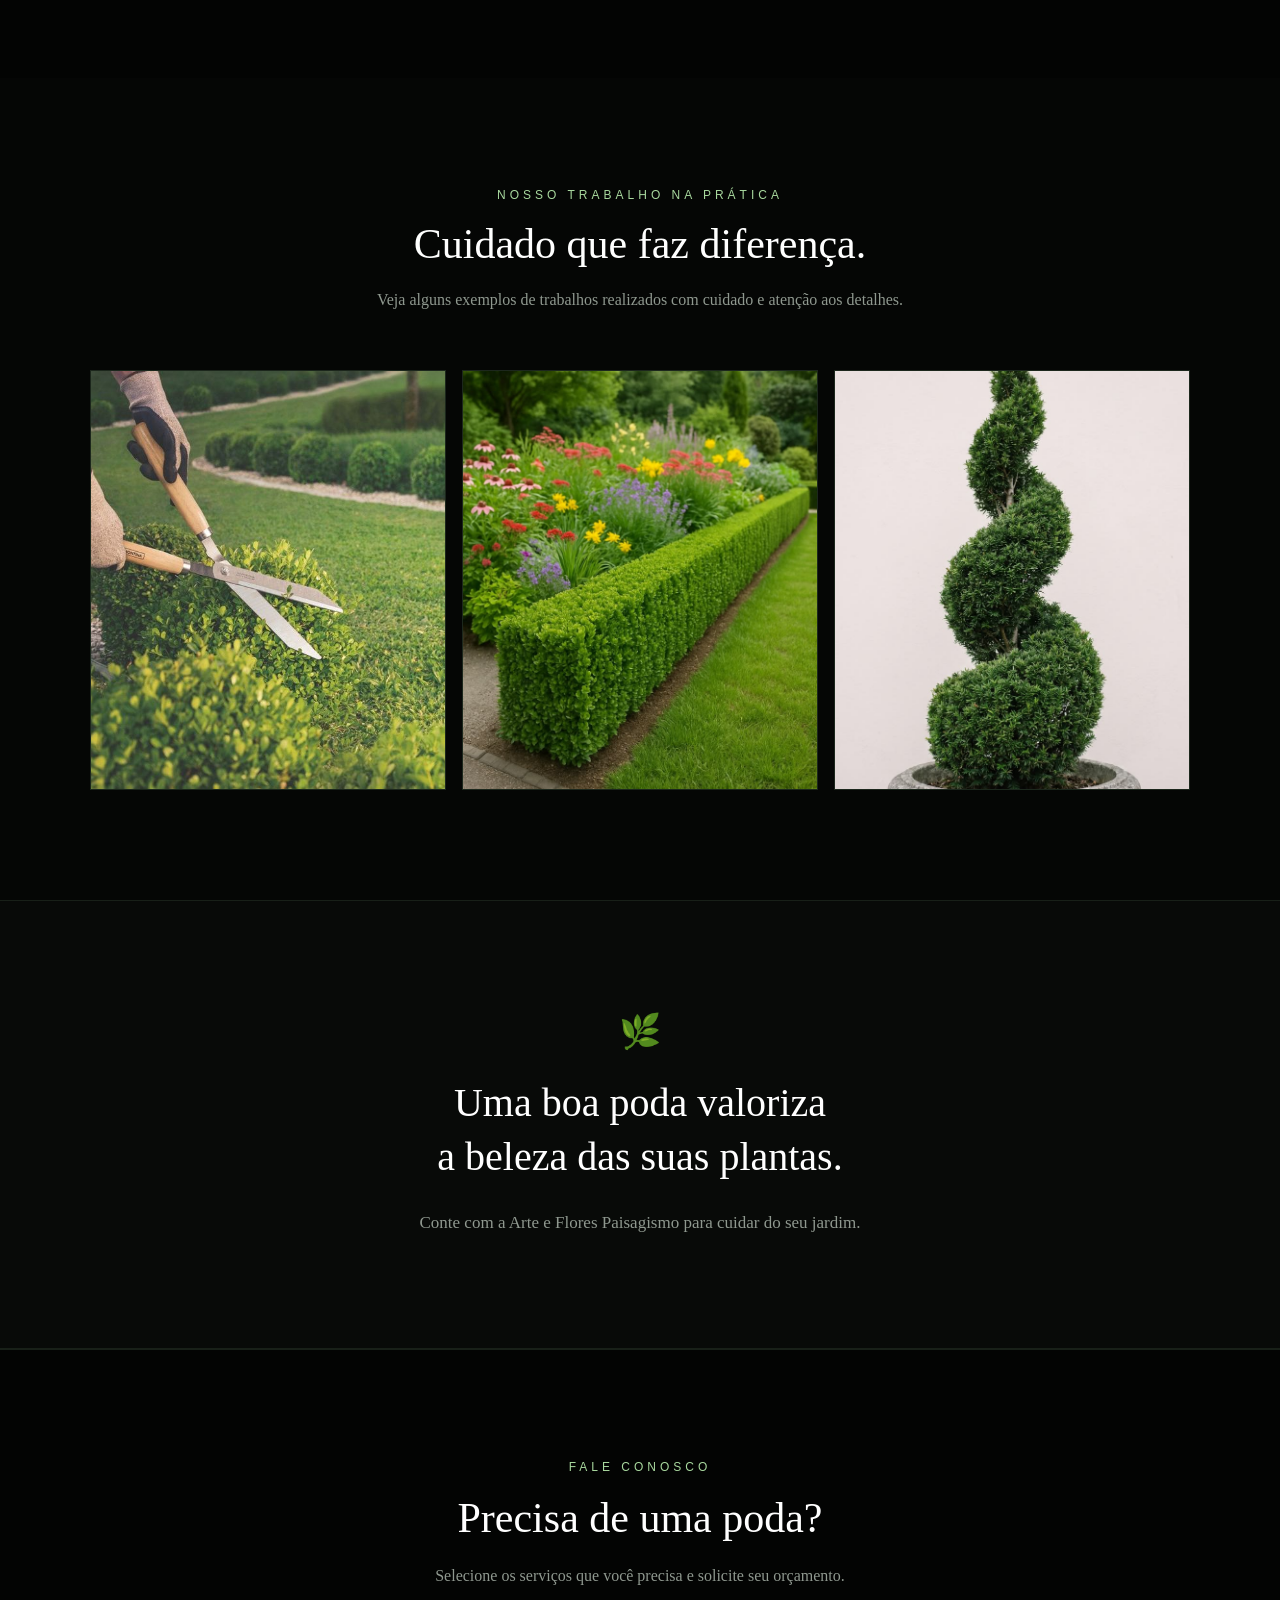
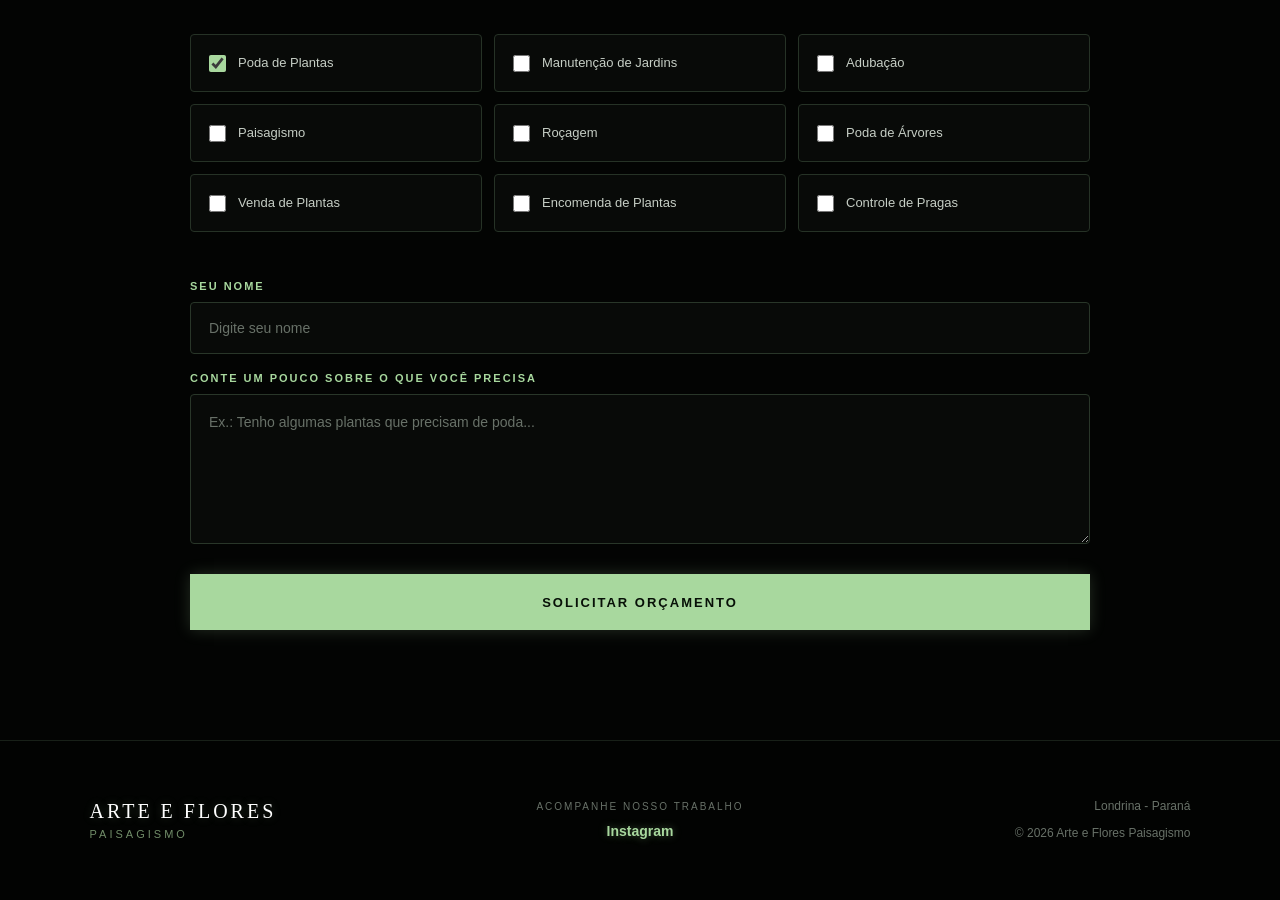
<file: poda-plantas.html>
<!DOCTYPE html>
<html lang="pt-BR">

<head>
    <meta charset="UTF-8">
    <meta name="viewport" content="width=device-width, initial-scale=1.0">

    <title>Poda de Plantas | Arte e Flores Paisagismo</title>

    <!-- CSS PRINCIPAL -->
    <link rel="stylesheet" href="style.css">

    <!-- CSS DESTA PÁGINA -->
    <link rel="stylesheet" href="orcamento.css">
</head>

<body>

    <!-- ========================================
         CABEÇALHO
    ======================================== -->

    <header>

        <div class="logo">
            <img src="imagens/logo.png" alt="Arte e Flores Paisagismo">
        </div>

        <nav>
            <a href="index.html">INÍCIO</a>
            <a href="servicos.html">SERVIÇOS</a>
            <a href="index.html#projetos">PROJETOS</a>
            <a href="index.html#sobre">SOBRE</a>
            <a href="index.html#contato">CONTATO</a>
        </nav>

    </header>


    <!-- ========================================
         CONTEÚDO
    ======================================== -->

    <main>

        <!-- BOTÃO VOLTAR -->

        <div class="voltar-container">

            <a href="servicos.html" class="botao-voltar">
                ← VOLTAR PARA SERVIÇOS
            </a>

        </div>


        <!-- ========================================
             BANNER
        ======================================== -->

       <section class="plantas-hero">

    <div class="plantas-hero-conteudo">

        <p class="servico-label">
            ARTE E FLORES PAISAGISMO
        </p>

        <h1>
            Poda de
            <span>Plantas</span>
        </h1>

        <p>
            Cuidados e podas para manter suas plantas
            bonitas, saudáveis e sempre bem cuidadas.
        </p>

        <a href="#orcamento" class="botao">
            ✂️ SOLICITAR ORÇAMENTO
        </a>

    </div>


    <div class="plantas-hero-imagem">

        <img
            src="imagens/poda-logo.jpg"
            alt="Poda de plantas"
        >

    </div>

</section>


        <!-- ========================================
             NOSSOS CUIDADOS
        ======================================== -->

        <section class="servico-descricao">

            <div class="servico-descricao-container">

                <div class="servico-descricao-texto">

                    <p class="servico-label">
                        NOSSOS CUIDADOS
                    </p>

                    <h2>
                        Poda na medida certa.
                    </h2>

                    <p class="servico-descricao-intro">
                        Cada planta possui necessidades diferentes.
                        Realizamos os cuidados necessários para
                        preservar sua beleza e manter o jardim organizado.
                    </p>


                    <div class="servico-lista">


                        <div class="servico-item">

                            <div class="servico-item-icone">
                                🌿
                            </div>

                            <div>

                                <h3>
                                    Poda de formação
                                </h3>

                                <p>
                                    Cuidados para direcionar o crescimento
                                    e manter o formato das plantas.
                                </p>

                            </div>

                        </div>


                        <div class="servico-item">

                            <div class="servico-item-icone">
                                ✂️
                            </div>

                            <div>

                                <h3>
                                    Poda de manutenção
                                </h3>

                                <p>
                                    Retirada de partes excessivas para
                                    manter a planta organizada e bonita.
                                </p>

                            </div>

                        </div>


                        <div class="servico-item">

                            <div class="servico-item-icone">
                                🍃
                            </div>

                            <div>

                                <h3>
                                    Retirada de folhas e galhos
                                </h3>

                                <p>
                                    Remoção de folhas e galhos secos
                                    ou indesejados.
                                </p>

                            </div>

                        </div>


                        <div class="servico-item">

                            <div class="servico-item-icone">
                                🌳
                            </div>

                            <div>

                                <h3>
                                    Cuidados com arbustos
                                </h3>

                                <p>
                                    Podas para manter arbustos com
                                    aparência uniforme e bem cuidada.
                                </p>

                            </div>

                        </div>


                        <div class="servico-item">

                            <div class="servico-item-icone">
                                🌱
                            </div>

                            <div>

                                <h3>
                                    Controle do crescimento
                                </h3>

                                <p>
                                    Manutenção do tamanho e formato
                                    das plantas conforme o espaço.
                                </p>

                            </div>

                        </div>


                        <div class="servico-item">

                            <div class="servico-item-icone">
                                🌿
                            </div>

                            <div>

                                <h3>
                                    Acabamento do jardim
                                </h3>

                                <p>
                                    Cuidados que ajudam a deixar o
                                    jardim mais limpo e organizado.
                                </p>

                            </div>

                        </div>


                    </div>

                </div>

            </div>

        </section>


        <!-- ========================================
             GALERIA
        ======================================== -->

        <section class="servico-galeria">

            <div class="servico-galeria-cabecalho">

                <p class="servico-label">
                    NOSSO TRABALHO NA PRÁTICA
                </p>

                <h2>
                    Cuidado que faz diferença.
                </h2>

                <p>
                    Veja alguns exemplos de trabalhos realizados
                    com cuidado e atenção aos detalhes.
                </p>

            </div>


            <div class="servico-galeria-grid">


                <div class="servico-foto">

                    <img
                        src="imagens/poda1.jpg"
                        alt="Poda de plantas"
                    >

                </div>


                <div class="servico-foto">

                    <img
                        src="imagens/poda2.jpg"
                        alt="Serviço de poda"
                    >

                </div>


                <div class="servico-foto">

                    <img
                        src="imagens/poda3.jpg"
                        alt="Plantas após poda"
                    >

                </div>


            </div>

        </section>


        <!-- ========================================
             FRASE DE DESTAQUE
        ======================================== -->

        <section class="servico-destaque">

            <div class="servico-destaque-conteudo">

                <span>
                    🌿
                </span>

                <h2>
                    Uma boa poda valoriza<br>
                    a beleza das suas plantas.
                </h2>

                <p>
                    Conte com a Arte e Flores Paisagismo
                    para cuidar do seu jardim.
                </p>

            </div>

        </section>


        <!-- ========================================
             ORÇAMENTO
        ======================================== -->

        <section class="orcamento" id="orcamento">

            <div class="orcamento-container">

                <p class="servico-label">
                    FALE CONOSCO
                </p>

                <h2>
                    Precisa de uma poda?
                </h2>

                <p>
                    Selecione os serviços que você precisa
                    e solicite seu orçamento.
                </p>


                <div class="orcamento-servicos">


                    <label class="opcao-servico">

                        <input
                            type="checkbox"
                            name="servico"
                            value="Poda de Plantas"
                            checked
                        >

                        <span>
                            Poda de Plantas
                        </span>

                    </label>


                    <label class="opcao-servico">

                        <input
                            type="checkbox"
                            name="servico"
                            value="Manutenção de Jardins"
                        >

                        <span>
                            Manutenção de Jardins
                        </span>

                    </label>


                    <label class="opcao-servico">

                        <input
                            type="checkbox"
                            name="servico"
                            value="Adubação"
                        >

                        <span>
                            Adubação
                        </span>

                    </label>


                    <label class="opcao-servico">

                        <input
                            type="checkbox"
                            name="servico"
                            value="Paisagismo"
                        >

                        <span>
                            Paisagismo
                        </span>

                    </label>


                    <label class="opcao-servico">

                        <input
                            type="checkbox"
                            name="servico"
                            value="Roçagem"
                        >

                        <span>
                            Roçagem
                        </span>

                    </label>


                    <label class="opcao-servico">

                        <input
                            type="checkbox"
                            name="servico"
                            value="Poda de Árvores"
                        >

                        <span>
                            Poda de Árvores
                        </span>

                    </label>


                    <label class="opcao-servico">

                        <input
                            type="checkbox"
                            name="servico"
                            value="Venda de Plantas"
                        >

                        <span>
                            Venda de Plantas
                        </span>

                    </label>


                    <label class="opcao-servico">

                        <input
                            type="checkbox"
                            name="servico"
                            value="Encomenda de Plantas"
                        >

                        <span>
                            Encomenda de Plantas
                        </span>

                    </label>


                    <label class="opcao-servico">

                        <input
                            type="checkbox"
                            name="servico"
                            value="Controle de Pragas"
                        >

                        <span>
                            Controle de Pragas
                        </span>

                    </label>


                </div>


                <div class="orcamento-dados">

                    <label for="nome">
                        Seu nome
                    </label>

                    <input
                        type="text"
                        id="nome"
                        placeholder="Digite seu nome"
                    >


                    <label for="mensagem">
                        Conte um pouco sobre o que você precisa
                    </label>

                    <textarea
                        id="mensagem"
                        rows="5"
                        placeholder="Ex.: Tenho algumas plantas que precisam de poda..."
                    ></textarea>

                </div>


                <button
                    type="button"
                    class="botao"
                    id="botao-whatsapp"
                >
                    SOLICITAR ORÇAMENTO
                </button>

            </div>

        </section>

    </main>


    <!-- ========================================
         RODAPÉ
    ======================================== -->

    <footer>

        <div class="footer-conteudo">


            <div class="footer-marca">

                <h3>
                    ARTE E FLORES
                </h3>

                <span>
                    PAISAGISMO
                </span>

            </div>


            <div class="footer-instagram">

                <p>
                    ACOMPANHE NOSSO TRABALHO
                </p>

                <a
                    href="#"
                    target="_blank"
                >
                    Instagram
                </a>

            </div>


            <div class="footer-info">

                <p>
                    Londrina - Paraná
                </p>

                <p>
                    © 2026 Arte e Flores Paisagismo
                </p>

            </div>


        </div>

    </footer>

    <script src="script-servicos.js"></script>

</body>

</html>
</file>
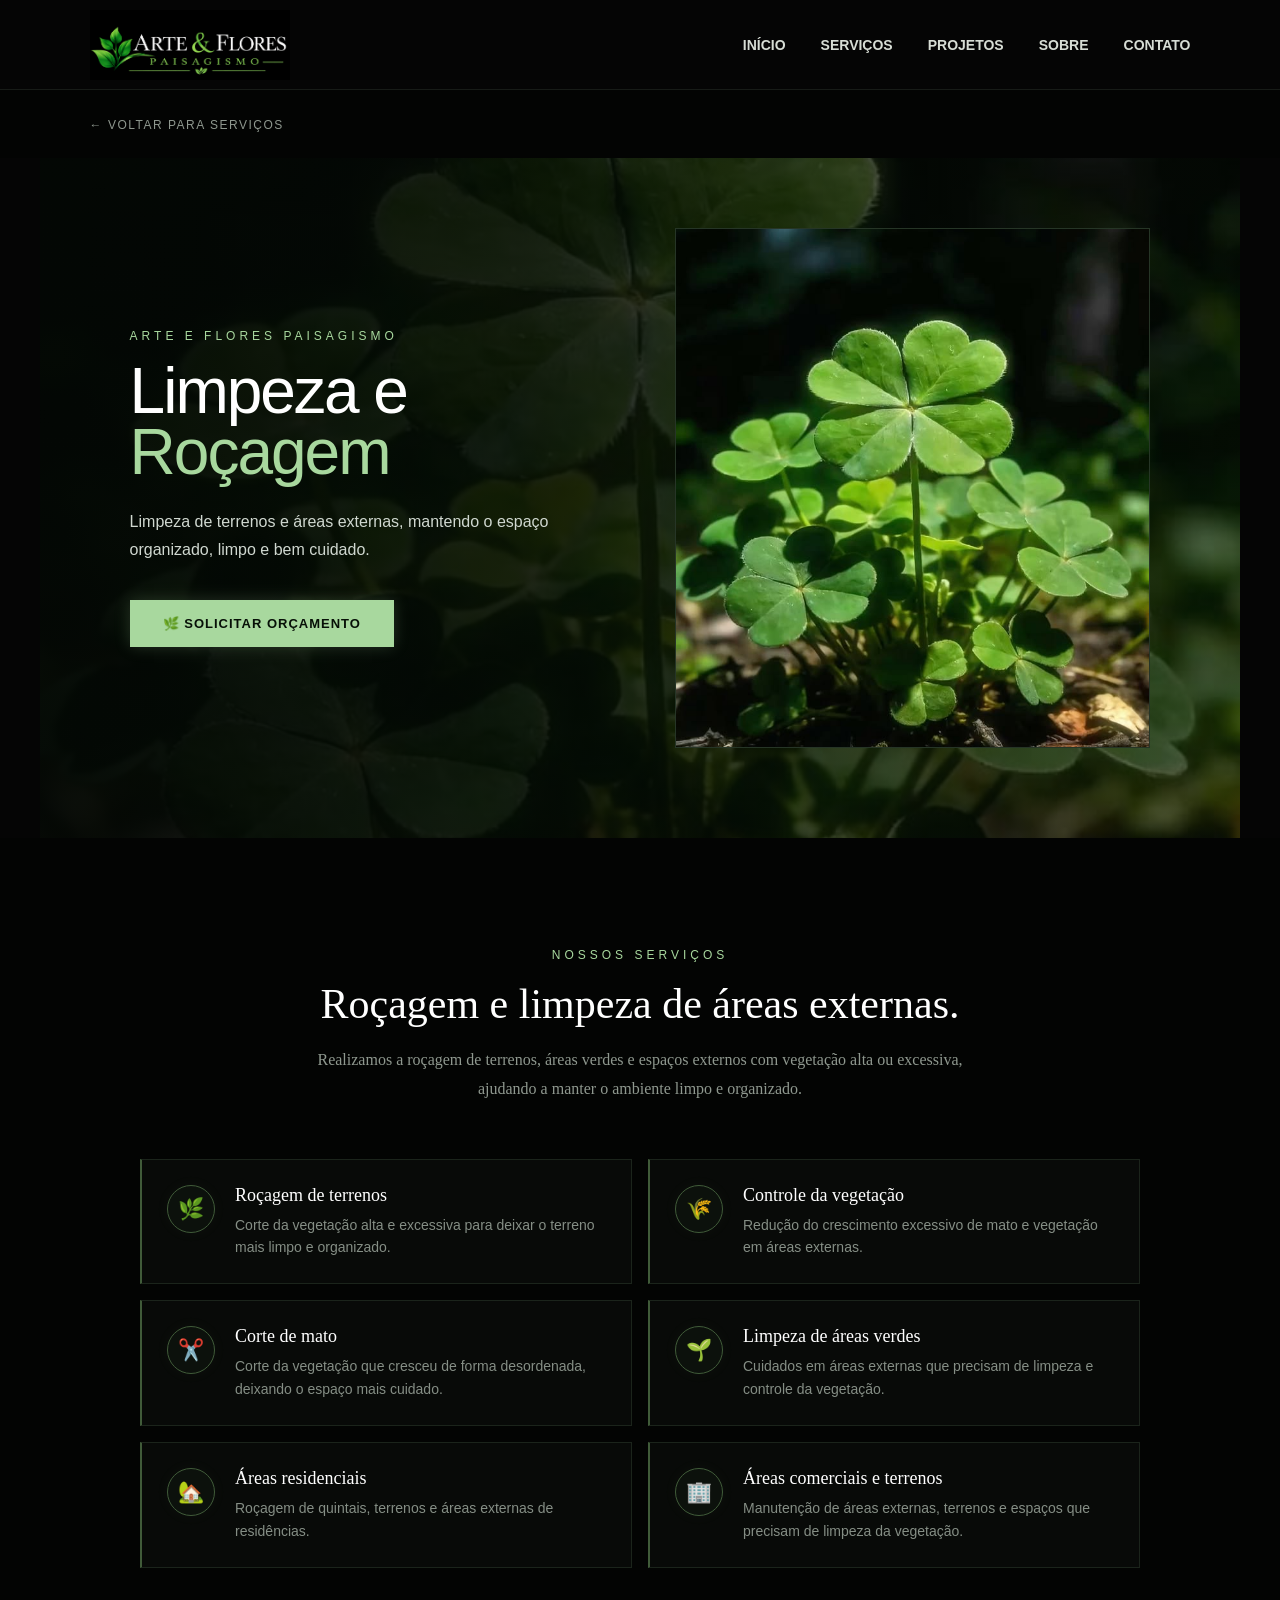
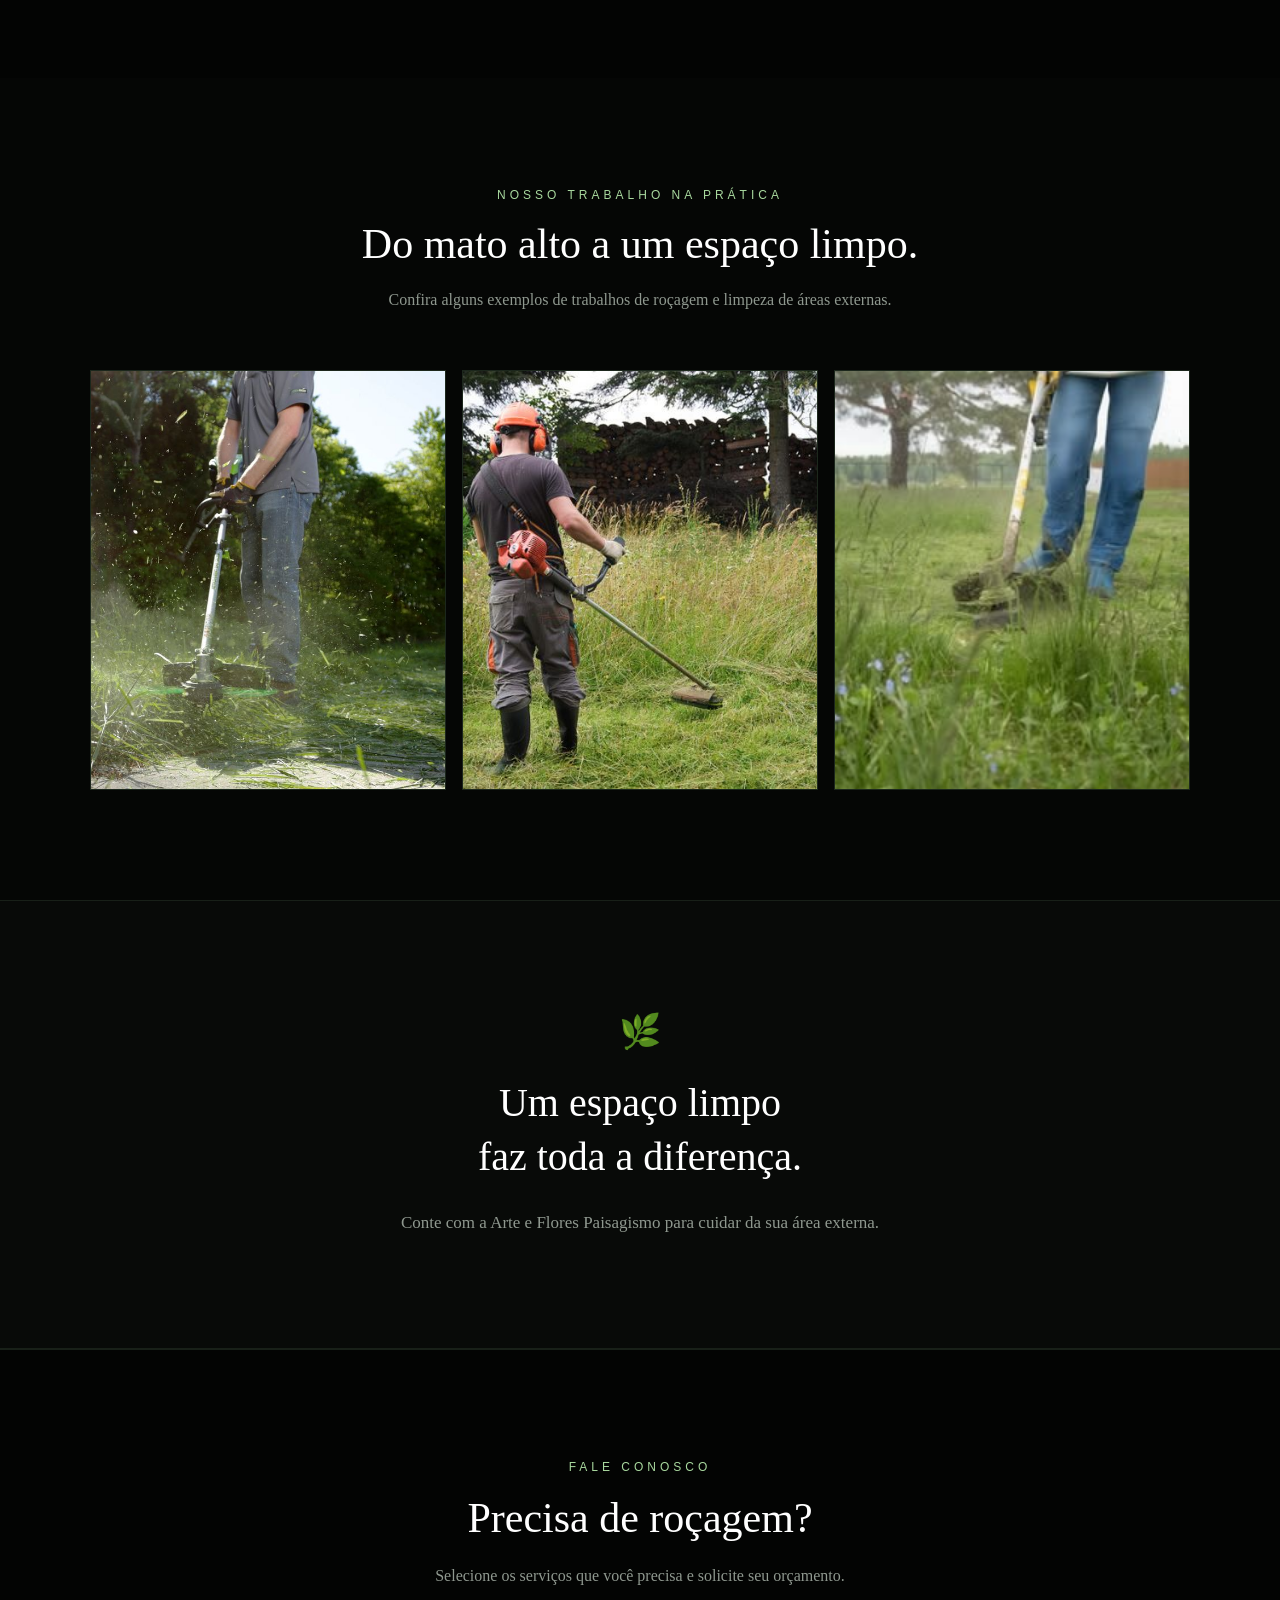
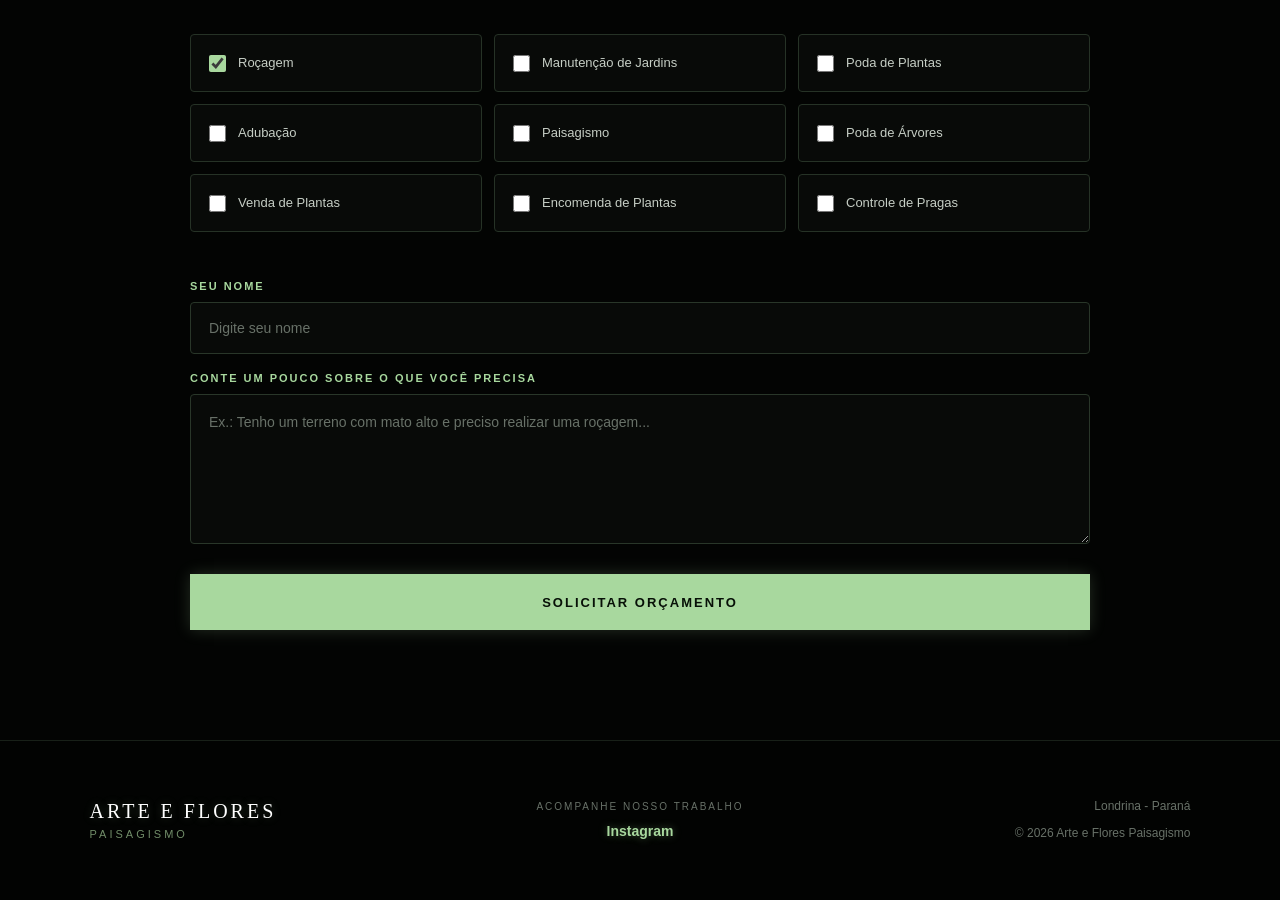
<file: rocagem.html>
<!DOCTYPE html>
<html lang="pt-BR">

<head>
    <meta charset="UTF-8">
    <meta name="viewport" content="width=device-width, initial-scale=1.0">

    <title>Roçagem | Arte e Flores Paisagismo</title>

    <link rel="stylesheet" href="style.css">
    <link rel="stylesheet" href="orcamento.css">
</head>

<body>

<header>

    <div class="logo">
        <img src="imagens/logo.png" alt="Arte e Flores Paisagismo">
    </div>

    <nav>
        <a href="index.html">INÍCIO</a>
        <a href="servicos.html">SERVIÇOS</a>
        <a href="index.html#projetos">PROJETOS</a>
        <a href="index.html#sobre">SOBRE</a>
        <a href="index.html#contato">CONTATO</a>
    </nav>

</header>


<main>

    <!-- VOLTAR -->

    <div class="voltar-container">

        <a href="servicos.html" class="botao-voltar">
            ← VOLTAR PARA SERVIÇOS
        </a>

    </div>


    <!-- BANNER -->

    <section class="plantas-hero hero-rocagem">

    <div class="plantas-hero-conteudo">

        <p class="servico-label">
            ARTE E FLORES PAISAGISMO
        </p>

        <h1>
            Limpeza e
            <span>Roçagem</span>
        </h1>

        <p>
            Limpeza de terrenos e áreas externas,
            mantendo o espaço organizado, limpo e bem cuidado.
        </p>

        <a href="#orcamento" class="botao">
            🌿 SOLICITAR ORÇAMENTO
        </a>

    </div>


    <div class="plantas-hero-imagem">

        <img
            src="imagens/rocagem-logo.jpg"
            alt="Roçagem de terrenos e áreas externas"
        >

    </div>

</section>


    <!-- SERVIÇO -->

    <section class="servico-descricao">

        <div class="servico-descricao-container">

            <div class="servico-descricao-texto">

                <p class="servico-label">
                    NOSSOS SERVIÇOS
                </p>

                <h2>
                    Roçagem e limpeza de áreas externas.
                </h2>

                <p class="servico-descricao-intro">
                    Realizamos a roçagem de terrenos, áreas
                    verdes e espaços externos com vegetação
                    alta ou excessiva, ajudando a manter o
                    ambiente limpo e organizado.
                </p>


                <div class="servico-lista">


                    <div class="servico-item">

                        <div class="servico-item-icone">
                            🌿
                        </div>

                        <div>

                            <h3>
                                Roçagem de terrenos
                            </h3>

                            <p>
                                Corte da vegetação alta e excessiva
                                para deixar o terreno mais limpo
                                e organizado.
                            </p>

                        </div>

                    </div>


                    <div class="servico-item">

                        <div class="servico-item-icone">
                            🌾
                        </div>

                        <div>

                            <h3>
                                Controle da vegetação
                            </h3>

                            <p>
                                Redução do crescimento excessivo
                                de mato e vegetação em áreas
                                externas.
                            </p>

                        </div>

                    </div>


                    <div class="servico-item">

                        <div class="servico-item-icone">
                            ✂️
                        </div>

                        <div>

                            <h3>
                                Corte de mato
                            </h3>

                            <p>
                                Corte da vegetação que cresceu
                                de forma desordenada, deixando
                                o espaço mais cuidado.
                            </p>

                        </div>

                    </div>


                    <div class="servico-item">

                        <div class="servico-item-icone">
                            🌱
                        </div>

                        <div>

                            <h3>
                                Limpeza de áreas verdes
                            </h3>

                            <p>
                                Cuidados em áreas externas que
                                precisam de limpeza e controle
                                da vegetação.
                            </p>

                        </div>

                    </div>


                    <div class="servico-item">

                        <div class="servico-item-icone">
                            🏡
                        </div>

                        <div>

                            <h3>
                                Áreas residenciais
                            </h3>

                            <p>
                                Roçagem de quintais, terrenos e
                                áreas externas de residências.
                            </p>

                        </div>

                    </div>


                    <div class="servico-item">

                        <div class="servico-item-icone">
                            🏢
                        </div>

                        <div>

                            <h3>
                                Áreas comerciais e terrenos
                            </h3>

                            <p>
                                Manutenção de áreas externas,
                                terrenos e espaços que precisam
                                de limpeza da vegetação.
                            </p>

                        </div>

                    </div>


                </div>

            </div>

        </div>

    </section>


    <!-- GALERIA -->

    <section class="servico-galeria">

        <div class="servico-galeria-cabecalho">

            <p class="servico-label">
                NOSSO TRABALHO NA PRÁTICA
            </p>

            <h2>
                Do mato alto a um espaço limpo.
            </h2>

            <p>
                Confira alguns exemplos de trabalhos de
                roçagem e limpeza de áreas externas.
            </p>

        </div>


        <div class="servico-galeria-grid">


            <div class="servico-foto">

                <img
                    src="imagens/rocagem1.jpg"
                    alt="Roçagem de terreno"
                >

            </div>


            <div class="servico-foto">

                <img
                    src="imagens/rocagem2.jpg"
                    alt="Serviço de roçagem"
                >

            </div>


            <div class="servico-foto">

                <img
                    src="imagens/rocagem3.jpg"
                    alt="Terreno após roçagem"
                >

            </div>


        </div>

    </section>


    <!-- DESTAQUE -->

    <section class="servico-destaque">

        <div class="servico-destaque-conteudo">

            <span>🌿</span>

            <h2>
                Um espaço limpo<br>
                faz toda a diferença.
            </h2>

            <p>
                Conte com a Arte e Flores Paisagismo
                para cuidar da sua área externa.
            </p>

        </div>

    </section>


    <!-- ORÇAMENTO -->

    <section class="orcamento" id="orcamento">

        <div class="orcamento-container">

            <p class="servico-label">
                FALE CONOSCO
            </p>

            <h2>
                Precisa de roçagem?
            </h2>

            <p>
                Selecione os serviços que você precisa
                e solicite seu orçamento.
            </p>


            <div class="orcamento-servicos">


                <label class="opcao-servico">

                    <input
                        type="checkbox"
                        name="servico"
                        value="Roçagem"
                        checked
                    >

                    <span>
                        Roçagem
                    </span>

                </label>


                <label class="opcao-servico">

                    <input
                        type="checkbox"
                        name="servico"
                        value="Manutenção de Jardins"
                    >

                    <span>
                        Manutenção de Jardins
                    </span>

                </label>


                <label class="opcao-servico">

                    <input
                        type="checkbox"
                        name="servico"
                        value="Poda de Plantas"
                    >

                    <span>
                        Poda de Plantas
                    </span>

                </label>


                <label class="opcao-servico">

                    <input
                        type="checkbox"
                        name="servico"
                        value="Adubação"
                    >

                    <span>
                        Adubação
                    </span>

                </label>


                <label class="opcao-servico">

                    <input
                        type="checkbox"
                        name="servico"
                        value="Paisagismo"
                    >

                    <span>
                        Paisagismo
                    </span>

                </label>


                <label class="opcao-servico">

                    <input
                        type="checkbox"
                        name="servico"
                        value="Poda de Árvores"
                    >

                    <span>
                        Poda de Árvores
                    </span>

                </label>


                <label class="opcao-servico">

                    <input
                        type="checkbox"
                        name="servico"
                        value="Venda de Plantas"
                    >

                    <span>
                        Venda de Plantas
                    </span>

                </label>


                <label class="opcao-servico">

                    <input
                        type="checkbox"
                        name="servico"
                        value="Encomenda de Plantas"
                    >

                    <span>
                        Encomenda de Plantas
                    </span>

                </label>


                <label class="opcao-servico">

                    <input
                        type="checkbox"
                        name="servico"
                        value="Controle de Pragas"
                    >

                    <span>
                        Controle de Pragas
                    </span>

                </label>


            </div>


            <div class="orcamento-dados">

                <label for="nome">
                    Seu nome
                </label>

                <input
                    type="text"
                    id="nome"
                    placeholder="Digite seu nome"
                >


                <label for="mensagem">
                    Conte um pouco sobre o que você precisa
                </label>

                <textarea
                    id="mensagem"
                    rows="5"
                    placeholder="Ex.: Tenho um terreno com mato alto e preciso realizar uma roçagem..."
                ></textarea>

            </div>


            <button
                type="button"
                class="botao"
                id="botao-whatsapp"
            >
                SOLICITAR ORÇAMENTO
            </button>

        </div>

    </section>

</main>


<!-- RODAPÉ -->

<footer>

    <div class="footer-conteudo">


        <div class="footer-marca">

            <h3>
                ARTE E FLORES
            </h3>

            <span>
                PAISAGISMO
            </span>

        </div>


        <div class="footer-instagram">

            <p>
                ACOMPANHE NOSSO TRABALHO
            </p>

            <a href="#" target="_blank">
                Instagram
            </a>

        </div>


        <div class="footer-info">

            <p>
                Londrina - Paraná
            </p>

            <p>
                © 2026 Arte e Flores Paisagismo
            </p>

        </div>


    </div>

</footer>
    
<script src="script-servicos.js"></script>

</body>

</html>
</file>
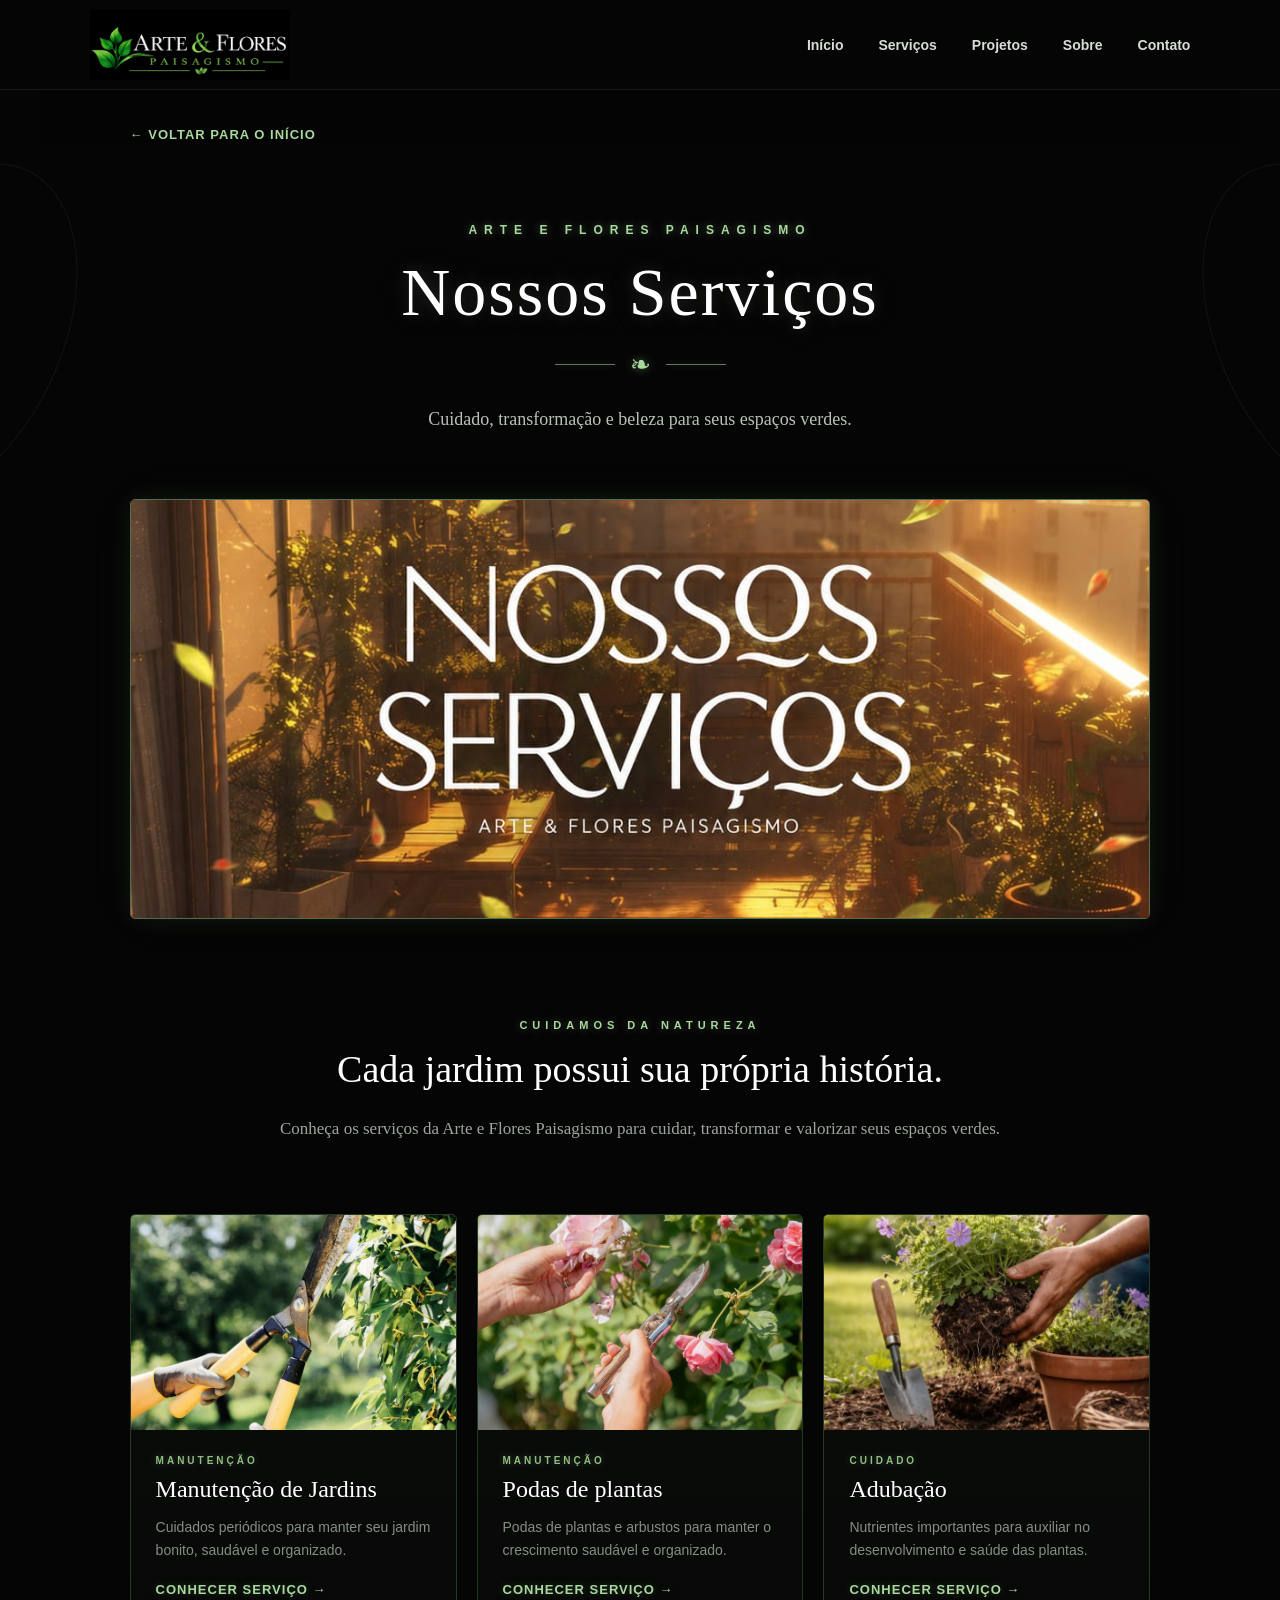
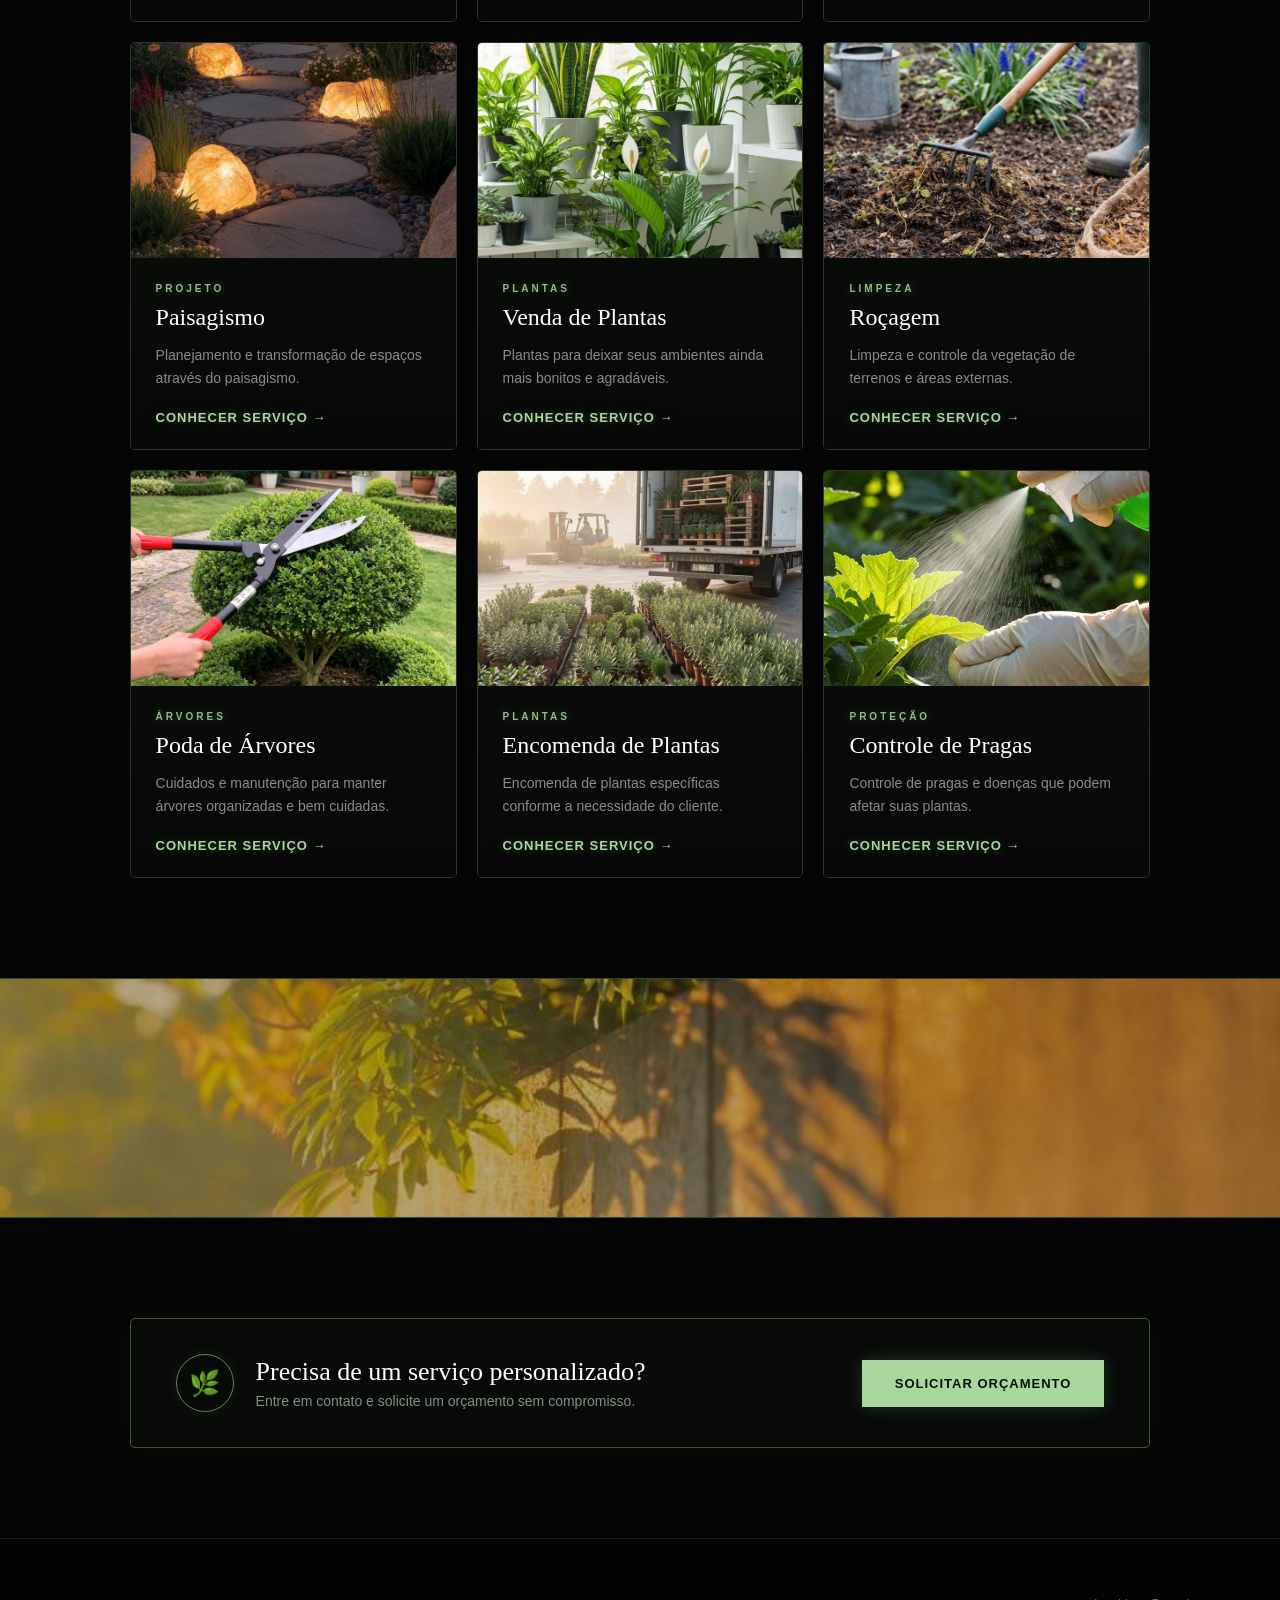
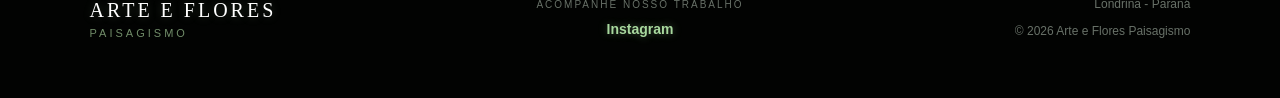
<file: servicos.html>
<!DOCTYPE html>
<html lang="pt-BR">

<head>

    <meta charset="UTF-8">

    <meta name="viewport" content="width=device-width, initial-scale=1.0">

    <title>Serviços | Arte e Flores Paisagismo</title>

    <link rel="stylesheet" href="style.css">

    <link rel="stylesheet" href="orcamento.css">

</head>


<body class="pagina-servicos">


    <!-- CABEÇALHO -->

    <header>

        <div class="logo">

            <img
                src="imagens/logo.png"
                alt="Arte e Flores Paisagismo"
            >

        </div>


        <nav>

            <a href="index.html">Início</a>

            <a href="servicos.html">Serviços</a>

            <a href="index.html#projetos">Projetos</a>

            <a href="index.html#sobre">Sobre</a>

            <a href="index.html#contato">Contato</a>

        </nav>

    </header>



    <main>


        <!-- BOTÃO VOLTAR -->

        <div class="voltar-container">

            <a
                href="index.html"
                class="botao-voltar"
            >
                ← VOLTAR PARA O INÍCIO
            </a>

        </div>



        <!-- TÍTULO -->

        <section class="servicos-hero">

            <p class="servicos-hero-label">
                ARTE E FLORES PAISAGISMO
            </p>


            <h1>
                Nossos Serviços
            </h1>


            <div class="servicos-ornamento">

                <span>❧</span>

            </div>


            <p>
                Cuidado, transformação e beleza
                para seus espaços verdes.
            </p>

        </section>



        <!-- IMAGEM PRINCIPAL -->

        <section class="servicos-imagem-principal">

            <img
                src="imagens/banner-nossos-servicos.jpg"
                alt="Jardim paisagístico"
            >

        </section>



        <!-- INTRODUÇÃO -->

        <section class="servicos-introducao">

            <p class="servicos-introducao-label">
                CUIDAMOS DA NATUREZA
            </p>


            <h2>
                Cada jardim possui sua própria história.
            </h2>


            <p>
                Conheça os serviços da Arte e Flores
                Paisagismo para cuidar, transformar
                e valorizar seus espaços verdes.
            </p>

        </section>



        <!-- SERVIÇOS -->

        <section class="lista-servicos-nova">

            <div class="lista-servicos-grid">


                <!-- MANUTENÇÃO DE JARDINS -->

                <a
                    href="manutencao-jardins.html"
                    class="servico-card-novo"
                >

                    <div class="servico-card-imagem">

                        <img
                            src="imagens/servico-manutencao.jpg"
                            alt="Manutenção de jardins"
                        >

                    </div>


                    <div class="servico-card-conteudo-novo">

                        <span class="servico-card-label">
                            MANUTENÇÃO
                        </span>


                        <h2>
                            Manutenção de Jardins
                        </h2>


                        <p>
                            Cuidados periódicos para manter
                            seu jardim bonito, saudável e organizado.
                        </p>


                        <strong class="conhecer-servico">
                            CONHECER SERVIÇO →
                        </strong>

                    </div>

                </a>



                <!-- PODAS -->

                <a
                    href="poda-plantas.html"
                    class="servico-card-novo"
                >

                    <div class="servico-card-imagem">

                        <img
                            src="imagens/servico-podas.jpg"
                            alt="Podas de plantas"
                        >

                    </div>


                    <div class="servico-card-conteudo-novo">

                        <span class="servico-card-label">
                            MANUTENÇÃO
                        </span>


                        <h2>
                            Podas de plantas
                        </h2>


                        <p>
                            Podas de plantas e arbustos para
                            manter o crescimento saudável e organizado.
                        </p>


                        <strong class="conhecer-servico">
                            CONHECER SERVIÇO →
                        </strong>

                    </div>

                </a>



                <!-- ADUBAÇÃO -->

                <a
                    href="adubacao.html"
                    class="servico-card-novo"
                >

                    <div class="servico-card-imagem">

                        <img
                            src="imagens/servico-adubacao.jpg"
                            alt="Adubação de plantas"
                        >

                    </div>


                    <div class="servico-card-conteudo-novo">

                        <span class="servico-card-label">
                            CUIDADO
                        </span>


                        <h2>
                            Adubação
                        </h2>


                        <p>
                            Nutrientes importantes para auxiliar
                            no desenvolvimento e saúde das plantas.
                        </p>


                        <strong class="conhecer-servico">
                            CONHECER SERVIÇO →
                        </strong>

                    </div>

                </a>



                <!-- PAISAGISMO -->

                <a
                    href="paisagismo.html"
                    class="servico-card-novo"
                >

                    <div class="servico-card-imagem">

                        <img
                            src="imagens/servico-paisagismo.jpg"
                            alt="Projeto de paisagismo"
                        >

                    </div>


                    <div class="servico-card-conteudo-novo">

                        <span class="servico-card-label">
                            PROJETO
                        </span>


                        <h2>
                            Paisagismo
                        </h2>


                        <p>
                            Planejamento e transformação de
                            espaços através do paisagismo.
                        </p>


                        <strong class="conhecer-servico">
                            CONHECER SERVIÇO →
                        </strong>

                    </div>

                </a>



                <!-- VENDA DE PLANTAS -->

                <a
                    href="venda-plantas.html"
                    class="servico-card-novo"
                >

                    <div class="servico-card-imagem">

                        <img
                            src="imagens/servico-venda-plantas.jpg"
                            alt="Venda de plantas"
                        >

                    </div>


                    <div class="servico-card-conteudo-novo">

                        <span class="servico-card-label">
                            PLANTAS
                        </span>


                        <h2>
                            Venda de Plantas
                        </h2>


                        <p>
                            Plantas para deixar seus ambientes
                            ainda mais bonitos e agradáveis.
                        </p>


                        <strong class="conhecer-servico">
                            CONHECER SERVIÇO →
                        </strong>

                    </div>

                </a>



                <!-- ROÇAGEM -->

                <a
                    href="rocagem.html"
                    class="servico-card-novo"
                >

                    <div class="servico-card-imagem">

                        <img
                            src="imagens/servico-rocagem.jpg"
                            alt="Roçagem de terrenos"
                        >

                    </div>


                    <div class="servico-card-conteudo-novo">

                        <span class="servico-card-label">
                            LIMPEZA
                        </span>


                        <h2>
                            Roçagem
                        </h2>


                        <p>
                            Limpeza e controle da vegetação
                            de terrenos e áreas externas.
                        </p>


                        <strong class="conhecer-servico">
                            CONHECER SERVIÇO →
                        </strong>

                    </div>

                </a>



                <!-- PODA DE ÁRVORES -->

                <a
                    href="poda-arvores.html"
                    class="servico-card-novo"
                >

                    <div class="servico-card-imagem">

                        <img
                            src="imagens/servico-poda-arvores.jpg"
                            alt="Poda de árvores"
                        >

                    </div>


                    <div class="servico-card-conteudo-novo">

                        <span class="servico-card-label">
                            ÁRVORES
                        </span>


                        <h2>
                            Poda de Árvores
                        </h2>


                        <p>
                            Cuidados e manutenção para manter
                            árvores organizadas e bem cuidadas.
                        </p>


                        <strong class="conhecer-servico">
                            CONHECER SERVIÇO →
                        </strong>

                    </div>

                </a>



                <!-- ENCOMENDA DE PLANTAS -->

                <a
                    href="encomenda-plantas.html"
                    class="servico-card-novo"
                >

                    <div class="servico-card-imagem">

                        <img
                            src="imagens/servico-encomenda-plantas.jpg"
                            alt="Encomenda de plantas"
                        >

                    </div>


                    <div class="servico-card-conteudo-novo">

                        <span class="servico-card-label">
                            PLANTAS
                        </span>


                        <h2>
                            Encomenda de Plantas
                        </h2>


                        <p>
                            Encomenda de plantas específicas
                            conforme a necessidade do cliente.
                        </p>


                        <strong class="conhecer-servico">
                            CONHECER SERVIÇO →
                        </strong>

                    </div>

                </a>



                <!-- CONTROLE DE PRAGAS -->

                <a
                    href="controle-pragas.html"
                    class="servico-card-novo"
                >

                    <div class="servico-card-imagem">

                        <img
                            src="imagens/servico-controle-pragas.jpg"
                            alt="Controle de pragas"
                        >

                    </div>


                    <div class="servico-card-conteudo-novo">

                        <span class="servico-card-label">
                            PROTEÇÃO
                        </span>


                        <h2>
                            Controle de Pragas
                        </h2>


                        <p>
                            Controle de pragas e doenças que
                            podem afetar suas plantas.
                        </p>


                        <strong class="conhecer-servico">
                            CONHECER SERVIÇO →
                        </strong>

                    </div>

                </a>


            </div>

        </section>



        <!-- FAIXA DE IMAGEM -->

        <section class="servicos-faixa-imagem">

            <img
                src="imagens/faixadeimagem1.jpg"
                alt="Área verde paisagística"
            >

        </section>



        <!-- CHAMADA FINAL -->

        <section class="servicos-final">

            <div class="servicos-final-conteudo">


                <div class="servicos-final-texto">

                    <div class="servicos-final-icone">
                        🌿
                    </div>


                    <div>

                        <h2>
                            Precisa de um serviço personalizado?
                        </h2>


                        <p>
                            Entre em contato e solicite um orçamento
                            sem compromisso.
                        </p>

                    </div>

                </div>


                <a
                    href="index.html#contato"
                    class="botao"
                >
                    SOLICITAR ORÇAMENTO
                </a>


            </div>

        </section>


    </main>



    <!-- RODAPÉ -->

    <footer>

        <div class="footer-conteudo">


            <div class="footer-marca">

                <h3>
                    ARTE E FLORES
                </h3>


                <span>
                    PAISAGISMO
                </span>

            </div>


            <div class="footer-instagram">

                <p>
                    ACOMPANHE NOSSO TRABALHO
                </p>


                <a
                    href="#"
                    target="_blank"
                >
                    Instagram
                </a>

            </div>


            <div class="footer-info">

                <p>
                    Londrina - Paraná
                </p>


                <p>
                    © 2026 Arte e Flores Paisagismo
                </p>

            </div>


        </div>

    </footer>


</body>

</html>
</file>
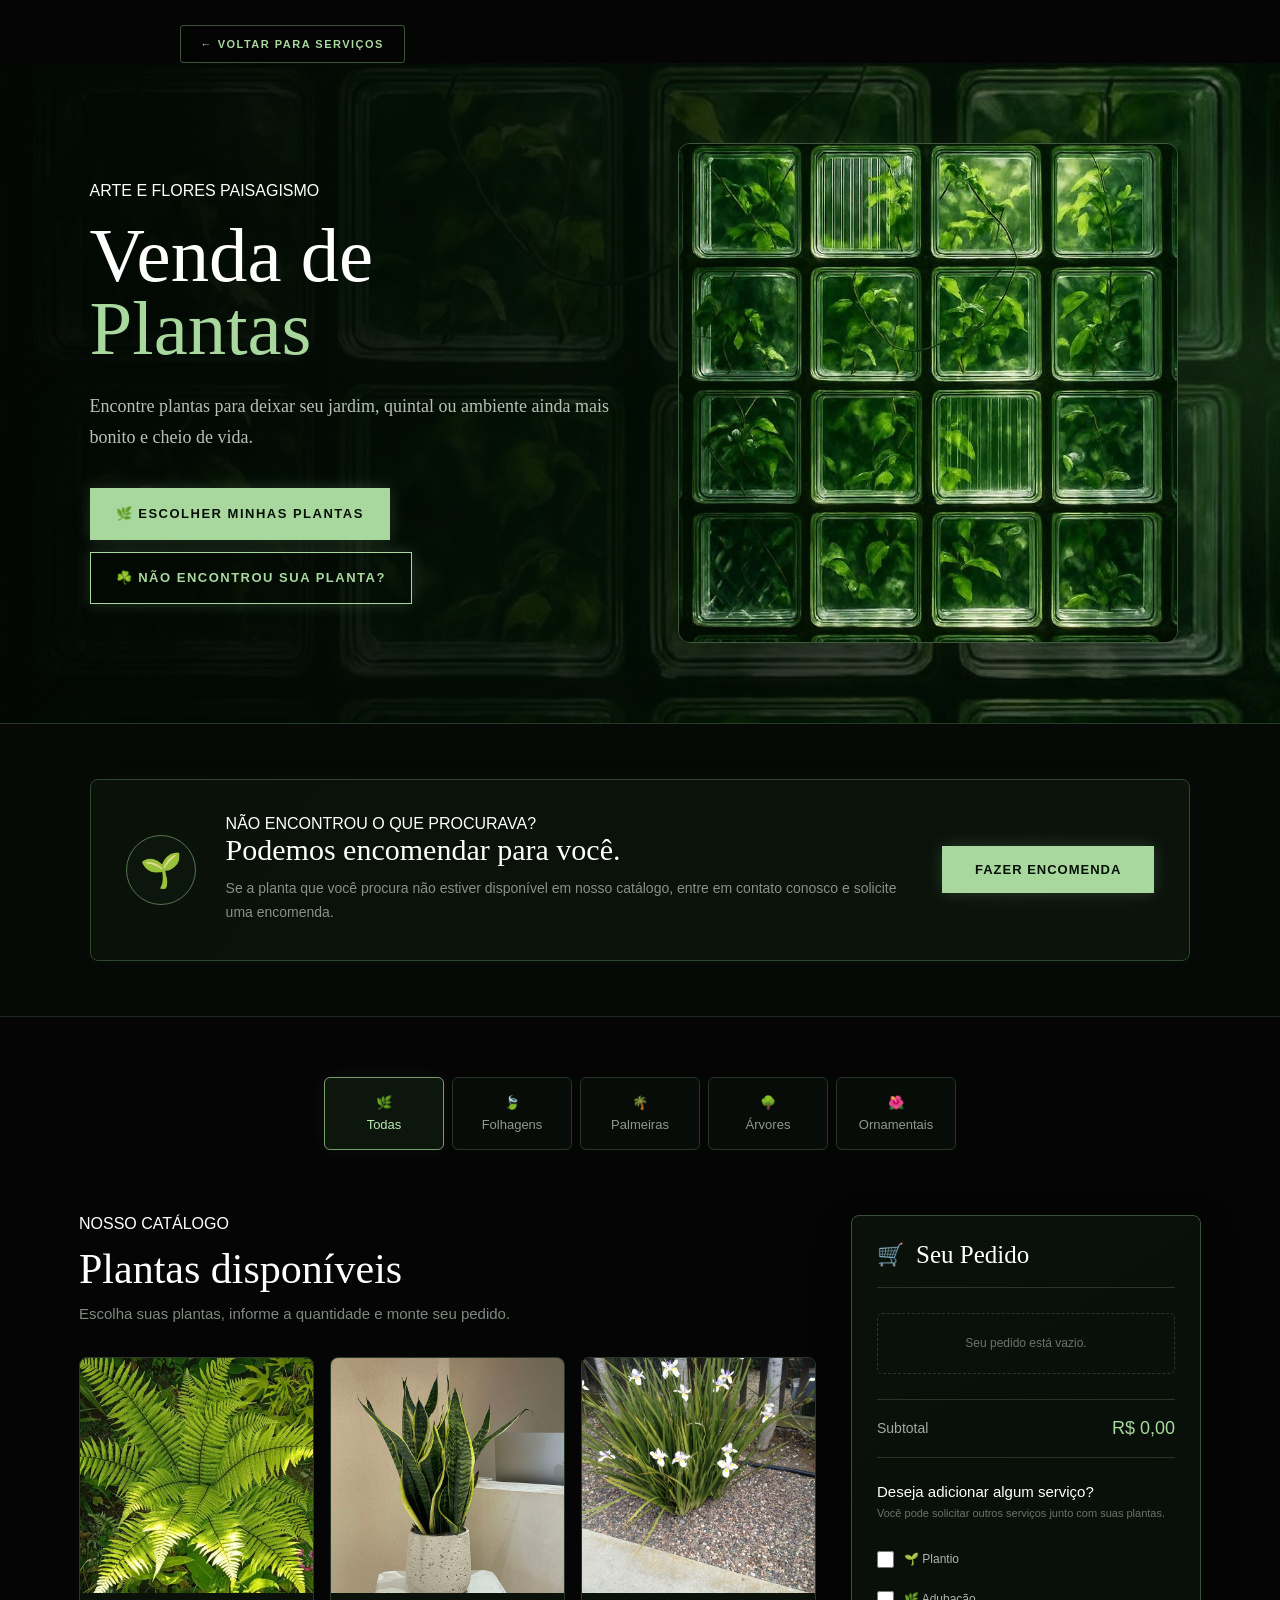
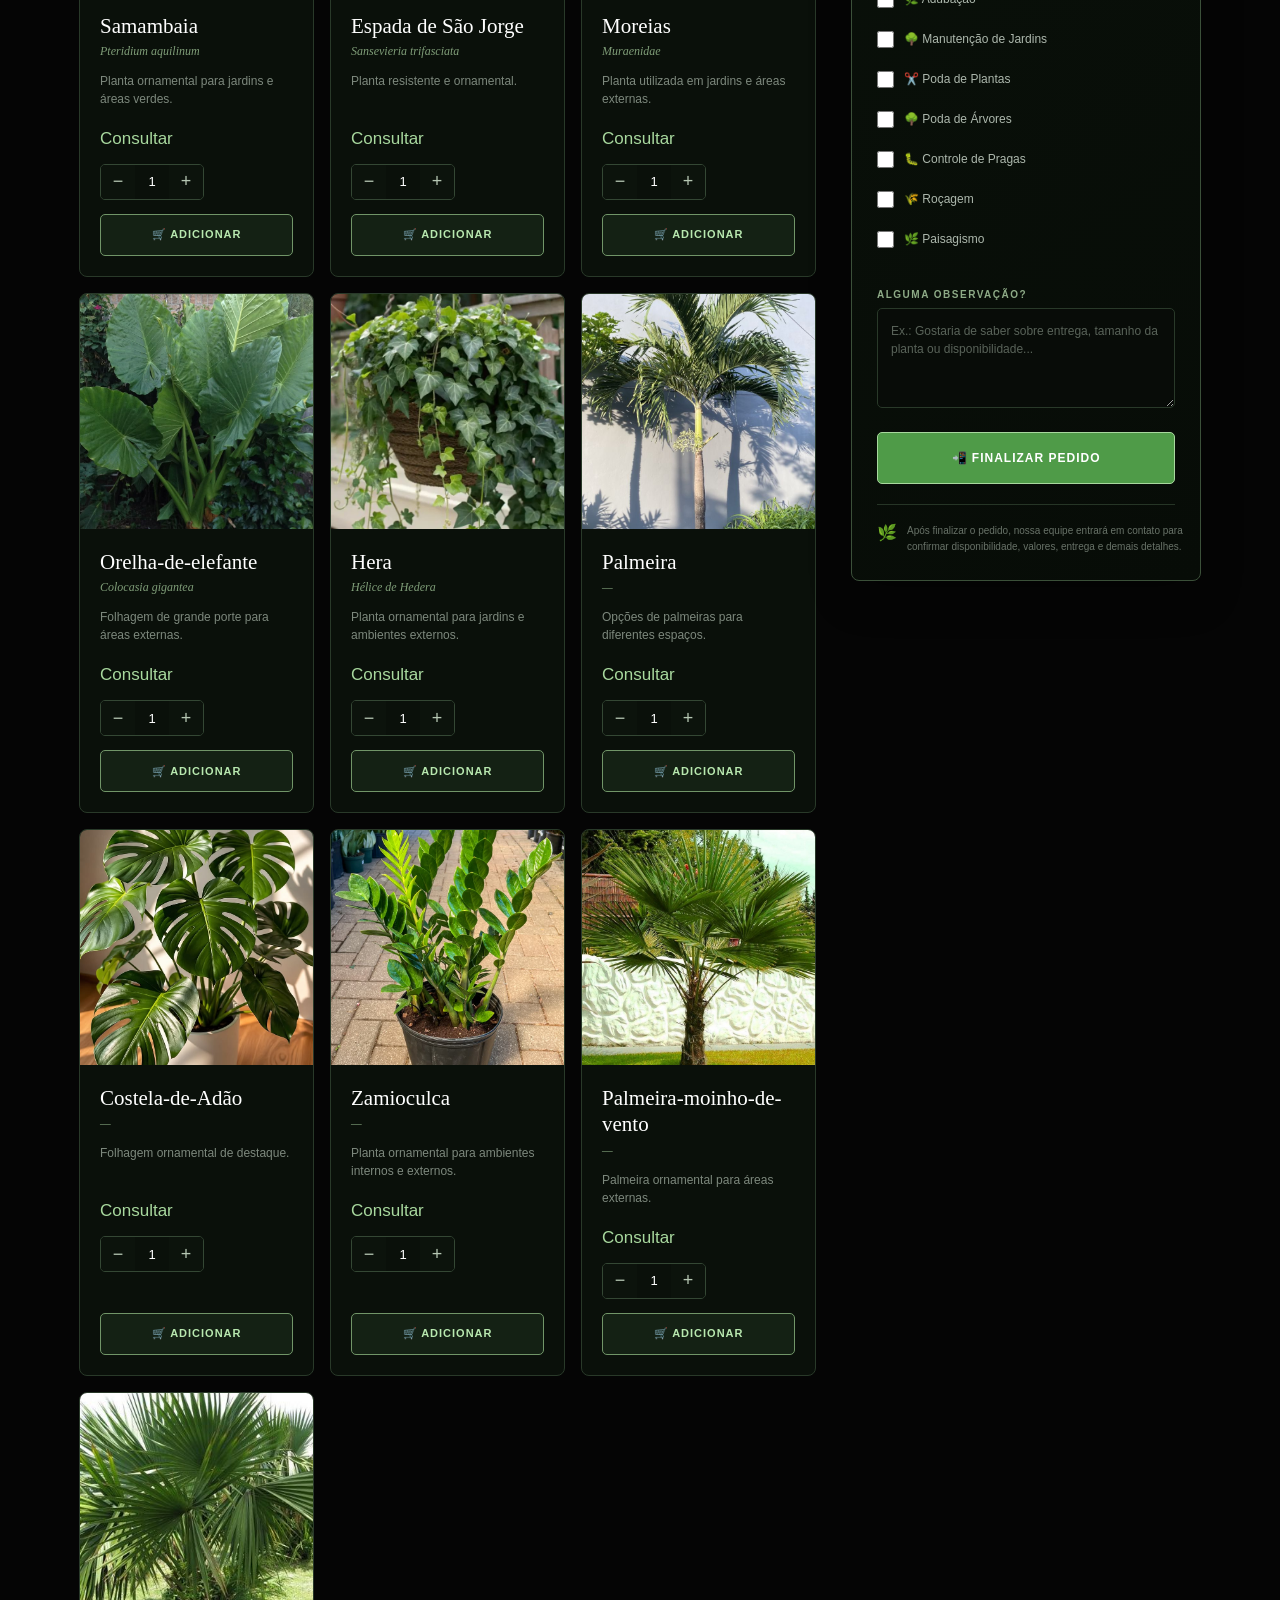
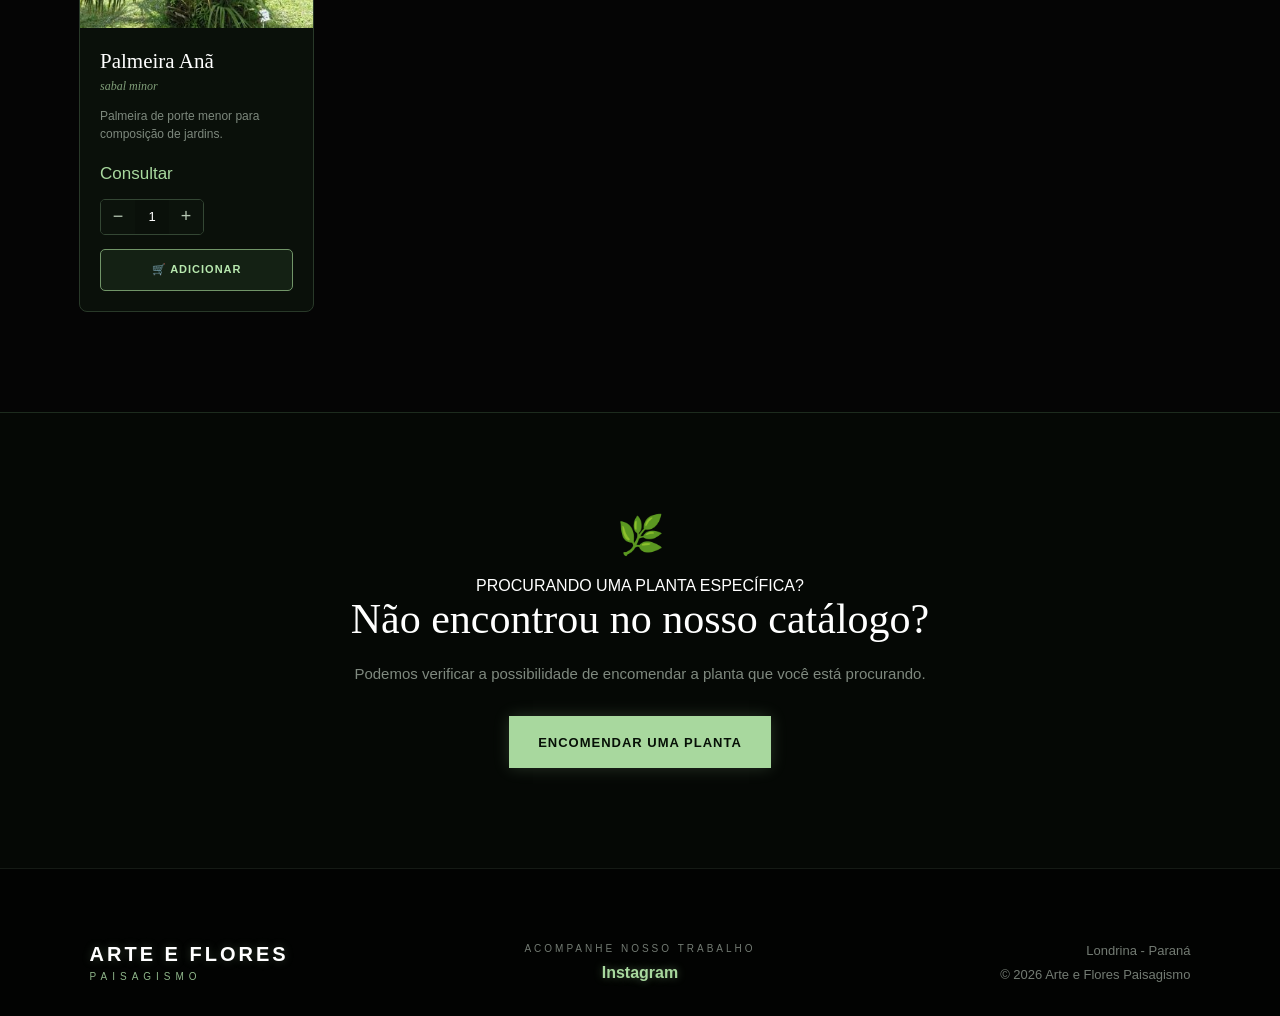
<file: venda-plantas.html>
<!DOCTYPE html>
<html lang="pt-BR">

<head>

    <meta charset="UTF-8">

    <meta
        name="viewport"
        content="width=device-width, initial-scale=1.0"
    >

    <title>
        Venda de Plantas | Arte e Flores Paisagismo
    </title>

    <link
        rel="stylesheet"
        href="style.css"
    >

    <link
    rel="stylesheet"
    href="venda-plantas.css"
>

</head>


<body>


    <!-- =========================
         BOTÃO VOLTAR
    ========================== -->

    <div class="voltar-container">

        <a
            href="servicos.html"
            class="botao-voltar"
        >
            ← VOLTAR PARA SERVIÇOS
        </a>

    </div>



    <main>


        <!-- =========================
             HERO
        ========================== -->

        <section class="plantas-hero">

            <div class="plantas-hero-conteudo">

                <p class="servico-label">
                    ARTE E FLORES PAISAGISMO
                </p>


                <h1>

                    Venda de
                    <span>Plantas</span>

                </h1>


                <p>

                    Encontre plantas para deixar seu jardim,
                    quintal ou ambiente ainda mais bonito
                    e cheio de vida.

                </p>


                <a
                    href="#plantas"
                    class="botao"
                >

                    🌿 ESCOLHER MINHAS PLANTAS

                </a>


                <!-- BOTÃO ENCOMENDA -->

                <a
                    href="encomenda-plantas.html"
                    class="botao botao-encomenda"
                >

                    ☘️ NÃO ENCONTROU SUA PLANTA?

                </a>

            </div>


            <div class="plantas-hero-imagem">

                <img
                    src="imagens/planta-destaque.jpg"
                    alt="Planta ornamental"
                >

            </div>

        </section>



        <!-- =========================
             AVISO DE ENCOMENDA
        ========================== -->

        <section class="plantas-encomenda-banner">

            <div class="plantas-encomenda-conteudo">

                <span class="plantas-encomenda-icone">
                    🌱
                </span>


                <div>

                    <p class="servico-label">
                        NÃO ENCONTROU O QUE PROCURAVA?
                    </p>

                    <h2>
                        Podemos encomendar para você.
                    </h2>

                    <p>

                        Se a planta que você procura não estiver
                        disponível em nosso catálogo, entre em
                        contato conosco e solicite uma encomenda.

                    </p>

                </div>


                <a
                    href="encomenda-plantas.html"
                    class="botao"
                >

                    FAZER ENCOMENDA

                </a>

            </div>

        </section>



        <!-- =========================
             CATEGORIAS
        ========================== -->

        <section class="plantas-categorias">

            <button
                type="button"
                class="categoria-planta ativa"
            >

                🌿

                <span>
                    Todas
                </span>

            </button>


            <button
                type="button"
                class="categoria-planta"
            >

                🍃

                <span>
                    Folhagens
                </span>

            </button>


            <button
                type="button"
                class="categoria-planta"
            >

                🌴

                <span>
                    Palmeiras
                </span>

            </button>


            <button
                type="button"
                class="categoria-planta"
            >

                🌳

                <span>
                    Árvores
                </span>

            </button>


            <button
                type="button"
                class="categoria-planta"
            >

                🌺

                <span>
                    Ornamentais
                </span>

            </button>


        </section>



        <!-- =========================
             LOJA
        ========================== -->

        <section
            class="plantas-loja"
            id="plantas"
        >


            <!-- =====================
                 PRODUTOS
            ====================== -->

            <div class="plantas-produtos">


                <div class="plantas-titulo">

                    <p class="servico-label">
                        NOSSO CATÁLOGO
                    </p>

                    <h2>
                        Plantas disponíveis
                    </h2>

                    <p>

                        Escolha suas plantas, informe a quantidade
                        e monte seu pedido.

                    </p>

                </div>



                <div class="plantas-grid">


                    <!-- =====================
                         SAMAMBAIA
                    ====================== -->

                    <article
                        class="produto-planta"
                        data-categoria="folhagens"
                    >

                        <div class="produto-planta-imagem">

                            <img
                                src="imagens/samambaia.jpg"
                                alt="Samambaia"
                            >

                        </div>


                        <div class="produto-planta-info">

                            <h3>
                                Samambaia
                            </h3>

                            <p class="nome-cientifico">
                                Pteridium aquilinum
                            </p>

                            <p>
                                Planta ornamental para
                                jardins e áreas verdes.
                            </p>


                            <strong>
                                Consultar
                            </strong>


                            <div class="produto-quantidade">

                                <button
                                    type="button"
                                    class="quantidade-menos"
                                >
                                    −
                                </button>

                                <span class="quantidade">
                                    1
                                </span>

                                <button
                                    type="button"
                                    class="quantidade-mais"
                                >
                                    +
                                </button>

                            </div>


                            <button
                                type="button"
                                class="adicionar-planta"
                                data-produto="Samambaia (Pteridium aquilinum)"
                            >

                                🛒 ADICIONAR

                            </button>

                        </div>

                    </article>



                    <!-- =====================
                         ESPADA DE SÃO JORGE
                    ====================== -->

                    <article
                        class="produto-planta"
                        data-categoria="ornamentais"
                    >

                        <div class="produto-planta-imagem">

                            <img
                                src="imagens/espada-sao-jorge.jpg"
                                alt="Espada de São Jorge"
                            >

                        </div>


                        <div class="produto-planta-info">

                            <h3>
                                Espada de São Jorge
                            </h3>

                            <p class="nome-cientifico">
                                Sansevieria trifasciata
                            </p>

                            <p>
                                Planta resistente e
                                ornamental.
                            </p>


                            <strong>
                                Consultar
                            </strong>


                            <div class="produto-quantidade">

                                <button
                                    type="button"
                                    class="quantidade-menos"
                                >
                                    −
                                </button>

                                <span class="quantidade">
                                    1
                                </span>

                                <button
                                    type="button"
                                    class="quantidade-mais"
                                >
                                    +
                                </button>

                            </div>


                            <button
                                type="button"
                                class="adicionar-planta"
                                data-produto="Espada de São Jorge (Sansevieria trifasciata)"
                            >

                                🛒 ADICIONAR

                            </button>

                        </div>

                    </article>



                    <!-- =====================
                         MOREIAS
                    ====================== -->

                    <article
                        class="produto-planta"
                        data-categoria="ornamentais"
                    >

                        <div class="produto-planta-imagem">

                            <img
                                src="imagens/moreias.jpg"
                                alt="Moreias"
                            >

                        </div>


                        <div class="produto-planta-info">

                            <h3>
                                Moreias
                            </h3>

                            <p class="nome-cientifico">
                                Muraenidae
                            </p>

                            <p>
                                Planta utilizada em
                                jardins e áreas externas.
                            </p>


                            <strong>
                                Consultar
                            </strong>


                            <div class="produto-quantidade">

                                <button
                                    type="button"
                                    class="quantidade-menos"
                                >
                                    −
                                </button>

                                <span class="quantidade">
                                    1
                                </span>

                                <button
                                    type="button"
                                    class="quantidade-mais"
                                >
                                    +
                                </button>

                            </div>


                            <button
                                type="button"
                                class="adicionar-planta"
                                data-produto="Moreias (Muraenidae)"
                            >

                                🛒 ADICIONAR

                            </button>

                        </div>

                    </article>



                    <!-- =====================
                         ORELHA-DE-ELEFANTE
                    ====================== -->

                    <article
                        class="produto-planta"
                        data-categoria="ornamentais"
                    >

                        <div class="produto-planta-imagem">

                            <img
                                src="imagens/orelha-elefante.jpg"
                                alt="Orelha-de-elefante"
                            >

                        </div>


                        <div class="produto-planta-info">

                            <h3>
                                Orelha-de-elefante
                            </h3>

                            <p class="nome-cientifico">
                                Colocasia gigantea
                            </p>

                            <p>
                                Folhagem de grande porte
                                para áreas externas.
                            </p>


                            <strong>
                                Consultar
                            </strong>


                            <div class="produto-quantidade">

                                <button
                                    type="button"
                                    class="quantidade-menos"
                                >
                                    −
                                </button>

                                <span class="quantidade">
                                    1
                                </span>

                                <button
                                    type="button"
                                    class="quantidade-mais"
                                >
                                    +
                                </button>

                            </div>


                            <button
                                type="button"
                                class="adicionar-planta"
                                data-produto="Orelha-de-elefante (Colocasia gigantea)"
                            >

                                🛒 ADICIONAR

                            </button>

                        </div>

                    </article>



                    <!-- =====================
                         HERA
                    ====================== -->

                    <article
                        class="produto-planta"
                        data-categoria="folhagens"
                    >

                        <div class="produto-planta-imagem">

                            <img
                                src="imagens/hera.jpg"
                                alt="Hera"
                            >

                        </div>


                        <div class="produto-planta-info">

                            <h3>
                                Hera
                            </h3>

                            <p class="nome-cientifico">
                                Hélice de Hedera
                            </p>

                            <p>
                                Planta ornamental para
                                jardins e ambientes externos.
                            </p>


                            <strong>
                                Consultar
                            </strong>


                            <div class="produto-quantidade">

                                <button
                                    type="button"
                                    class="quantidade-menos"
                                >
                                    −
                                </button>

                                <span class="quantidade">
                                    1
                                </span>

                                <button
                                    type="button"
                                    class="quantidade-mais"
                                >
                                    +
                                </button>

                            </div>


                            <button
                                type="button"
                                class="adicionar-planta"
                                data-produto="Hera (Hélice de Hedera)"
                            >

                                🛒 ADICIONAR

                            </button>

                        </div>

                    </article>



                    <!-- =====================
                         PALMEIRA
                    ====================== -->

                    <article
                        class="produto-planta"
                        data-categoria="palmeiras"
                    >

                        <div class="produto-planta-imagem">

                            <img
                                src="imagens/palmeira.jpg"
                                alt="Palmeira"
                            >

                        </div>


                        <div class="produto-planta-info">

                            <h3>
                                Palmeira
                            </h3>

                            <p class="nome-cientifico">
                                —
                            </p>

                            <p>
                                Opções de palmeiras para
                                diferentes espaços.
                            </p>


                            <strong>
                                Consultar
                            </strong>


                            <div class="produto-quantidade">

                                <button
                                    type="button"
                                    class="quantidade-menos"
                                >
                                    −
                                </button>

                                <span class="quantidade">
                                    1
                                </span>

                                <button
                                    type="button"
                                    class="quantidade-mais"
                                >
                                    +
                                </button>

                            </div>


                            <button
                                type="button"
                                class="adicionar-planta"
                                data-produto="Palmeira"
                            >

                                🛒 ADICIONAR

                            </button>

                        </div>

                    </article>



                    <!-- =====================
                         COSTELA-DE-ADÃO
                    ====================== -->

                    <article
                        class="produto-planta"
                        data-categoria="folhagens"
                    >

                        <div class="produto-planta-imagem">

                            <img
                                src="imagens/costela-de-adao.jpg"
                                alt="Costela-de-Adão"
                            >

                        </div>


                        <div class="produto-planta-info">

                            <h3>
                                Costela-de-Adão
                            </h3>

                            <p class="nome-cientifico">
                                —
                            </p>

                            <p>
                                Folhagem ornamental
                                de destaque.
                            </p>


                            <strong>
                                Consultar
                            </strong>


                            <div class="produto-quantidade">

                                <button
                                    type="button"
                                    class="quantidade-menos"
                                >
                                    −
                                </button>

                                <span class="quantidade">
                                    1
                                </span>

                                <button
                                    type="button"
                                    class="quantidade-mais"
                                >
                                    +
                                </button>

                            </div>


                            <button
                                type="button"
                                class="adicionar-planta"
                                data-produto="Costela-de-Adão"
                            >

                                🛒 ADICIONAR

                            </button>

                        </div>

                    </article>



                    <!-- =====================
                         ZAMIOCULCA
                    ====================== -->

                    <article
                        class="produto-planta"
                        data-categoria="ornamentais"
                    >

                        <div class="produto-planta-imagem">

                            <img
                                src="imagens/zamioculca.jpg"
                                alt="Zamioculca"
                            >

                        </div>


                        <div class="produto-planta-info">

                            <h3>
                                Zamioculca
                            </h3>

                            <p class="nome-cientifico">
                                —
                            </p>

                            <p>
                                Planta ornamental para
                                ambientes internos e externos.
                            </p>


                            <strong>
                                Consultar
                            </strong>


                            <div class="produto-quantidade">

                                <button
                                    type="button"
                                    class="quantidade-menos"
                                >
                                    −
                                </button>

                                <span class="quantidade">
                                    1
                                </span>

                                <button
                                    type="button"
                                    class="quantidade-mais"
                                >
                                    +
                                </button>

                            </div>


                            <button
                                type="button"
                                class="adicionar-planta"
                                data-produto="Zamioculca"
                            >

                                🛒 ADICIONAR

                            </button>

                        </div>

                    </article>



                    <!-- =====================
                         PALMEIRA-MOINHO-DE-VENTO
                    ====================== -->

                    <article
                        class="produto-planta"
                        data-categoria="palmeiras"
                    >

                        <div class="produto-planta-imagem">

                            <img
                                src="imagens/palmeira-moinho.jpg"
                                alt="Palmeira-moinho-de-vento"
                            >

                        </div>


                        <div class="produto-planta-info">

                            <h3>
                                Palmeira-moinho-de-vento
                            </h3>

                            <p class="nome-cientifico">
                                —
                            </p>

                            <p>
                                Palmeira ornamental
                                para áreas externas.
                            </p>


                            <strong>
                                Consultar
                            </strong>


                            <div class="produto-quantidade">

                                <button
                                    type="button"
                                    class="quantidade-menos"
                                >
                                    −
                                </button>

                                <span class="quantidade">
                                    1
                                </span>

                                <button
                                    type="button"
                                    class="quantidade-mais"
                                >
                                    +
                                </button>

                            </div>


                            <button
                                type="button"
                                class="adicionar-planta"
                                data-produto="Palmeira-moinho-de-vento"
                            >

                                🛒 ADICIONAR

                            </button>

                        </div>

                    </article>



                    <!-- =====================
                         PALMEIRA ANÃ
                    ====================== -->

                    <article
                        class="produto-planta"
                        data-categoria="palmeiras"
                    >

                        <div class="produto-planta-imagem">

                            <img
                                src="imagens/sabal-minor.jpg"
                                alt="Sabal Minor - Palmeira Anã"
                            >

                        </div>


                        <div class="produto-planta-info">

                            <h3>
                                Palmeira Anã
                            </h3>

                            <p class="nome-cientifico">
                                sabal minor
                            </p>

                            <p>
                                Palmeira de porte menor
                                para composição de jardins.
                            </p>


                            <strong>
                                Consultar
                            </strong>


                            <div class="produto-quantidade">

                                <button
                                    type="button"
                                    class="quantidade-menos"
                                >
                                    −
                                </button>

                                <span class="quantidade">
                                    1
                                </span>

                                <button
                                    type="button"
                                    class="quantidade-mais"
                                >
                                    +
                                </button>

                            </div>


                            <button
                                type="button"
                                class="adicionar-planta"
                                data-produto="Sabal Minor (Palmeira Anã)"
                            >

                                🛒 ADICIONAR

                            </button>

                        </div>

                    </article>


                </div>

            </div>



            <!-- =========================
                 PEDIDO
            ========================== -->

            <aside class="pedido">


                <div class="pedido-titulo">

                    <span>
                        🛒
                    </span>

                    <h2>
                        Seu Pedido
                    </h2>

                </div>



                <!-- PLANTAS -->

                <div
                    class="pedido-plantas"
                    id="pedido-plantas"
                >

                    <p class="pedido-vazio">

                        Seu pedido está vazio.

                    </p>

                </div>



                <!-- SUBTOTAL -->

                <div class="pedido-subtotal">

                    <span>
                        Subtotal
                    </span>

                    <strong id="subtotal">
                        R$ 0,00
                    </strong>

                </div>



                <!-- =========================
                     SERVIÇOS
                ========================== -->

                <div class="pedido-servicos">

                    <h3>
                        Deseja adicionar algum serviço?
                    </h3>

                    <p>
                        Você pode solicitar outros serviços
                        junto com suas plantas.
                    </p>



                    <label class="servico-pedido">

                        <input
                            type="checkbox"
                            name="servico"
                            value="Plantio"
                        >

                        <span>
                            🌱 Plantio
                        </span>

                    </label>



                    <label class="servico-pedido">

                        <input
                            type="checkbox"
                            name="servico"
                            value="Adubação"
                        >

                        <span>
                            🌿 Adubação
                        </span>

                    </label>



                    <label class="servico-pedido">

                        <input
                            type="checkbox"
                            name="servico"
                            value="Manutenção de Jardins"
                        >

                        <span>
                            🌳 Manutenção de Jardins
                        </span>

                    </label>



                    <label class="servico-pedido">

                        <input
                            type="checkbox"
                            name="servico"
                            value="Poda de Plantas"
                        >

                        <span>
                            ✂️ Poda de Plantas
                        </span>

                    </label>



                    <label class="servico-pedido">

                        <input
                            type="checkbox"
                            name="servico"
                            value="Poda de Árvores"
                        >

                        <span>
                            🌳 Poda de Árvores
                        </span>

                    </label>



                    <label class="servico-pedido">

                        <input
                            type="checkbox"
                            name="servico"
                            value="Controle de Pragas"
                        >

                        <span>
                            🐛 Controle de Pragas
                        </span>

                    </label>



                    <label class="servico-pedido">

                        <input
                            type="checkbox"
                            name="servico"
                            value="Roçagem"
                        >

                        <span>
                            🌾 Roçagem
                        </span>

                    </label>



                    <label class="servico-pedido">

                        <input
                            type="checkbox"
                            name="servico"
                            value="Paisagismo"
                        >

                        <span>
                            🌿 Paisagismo
                        </span>

                    </label>

                </div>



                <!-- =========================
                     OBSERVAÇÃO
                ========================== -->

                <div class="pedido-observacao">

                    <label for="observacao">

                        Alguma observação?

                    </label>


                    <textarea
                        id="observacao"
                        rows="4"
                        placeholder="Ex.: Gostaria de saber sobre entrega, tamanho da planta ou disponibilidade..."
                    ></textarea>

                </div>



                <!-- =========================
                     FINALIZAR PEDIDO
                ========================== -->

                <button
                    type="button"
                    class="botao-finalizar-pedido"
                    id="finalizar-pedido"
                >

                    📲 FINALIZAR PEDIDO

                </button>



                <div class="pedido-aviso">

                    🌿

                    <p>

                        Após finalizar o pedido, nossa equipe
                        entrará em contato para confirmar
                        disponibilidade, valores, entrega
                        e demais detalhes.

                    </p>

                </div>


            </aside>


        </section>



        <!-- =========================
             CHAMADA PARA ENCOMENDA
        ========================== -->

        <section class="plantas-encomenda-final">

            <div>

                <span>
                    🌿
                </span>

                <p class="servico-label">
                    PROCURANDO UMA PLANTA ESPECÍFICA?
                </p>

                <h2>
                    Não encontrou no nosso catálogo?
                </h2>

                <p>

                    Podemos verificar a possibilidade de
                    encomendar a planta que você está procurando.

                </p>


                <a
                    href="encomenda-plantas.html"
                    class="botao"
                >

                    ENCOMENDAR UMA PLANTA

                </a>

            </div>

        </section>



    </main>



    <!-- =========================
         RODAPÉ
    ========================== -->

    <footer>

        <div class="footer-conteudo">


            <div class="footer-marca">

                <h3>
                    ARTE E FLORES
                </h3>

                <span>
                    PAISAGISMO
                </span>

            </div>


            <div class="footer-instagram">

                <p>
                    ACOMPANHE NOSSO TRABALHO
                </p>

                <a
                    href="#"
                    target="_blank"
                >
                    Instagram
                </a>

            </div>


            <div class="footer-info">

                <p>
                    Londrina - Paraná
                </p>

                <p>
                    © 2026 Arte e Flores Paisagismo
                </p>

            </div>


        </div>

    </footer>

<script src="script-plantas.js"></script>

</body>

</html>
</file>
<file: style.css>
/* ========================================
   CONFIGURAÇÕES GERAIS
======================================== */

* {
    margin: 0;
    padding: 0;
    box-sizing: border-box;
}

html {
    scroll-behavior: smooth;
}

body {
    font-family: Arial, sans-serif;
    background-color: #050505;
    color: #ffffff;
}


/* ========================================
   CABEÇALHO
======================================== */

header {
    width: 100%;
    min-height: 90px;

    display: flex;
    align-items: center;
    justify-content: space-between;

    padding: 0 7%;

    background-color: #050505;

    border-bottom: 1px solid #171b17;
}


/* LOGO TEMPORÁRIA */

.logo {
    display: flex;
    flex-direction: column;
}

.logo h1 {
    font-size: 24px;
    letter-spacing: 3px;
    font-weight: 700;

    color: #ffffff;

    text-shadow:
        0 0 8px rgba(168, 216, 158, 0.4);
}

.logo span {
    margin-top: 3px;

    font-size: 11px;
    letter-spacing: 5px;

    color: #8fb68a;

    text-shadow:
        0 0 8px rgba(143, 182, 138, 0.4);
}


/* MENU */

nav {
    display: flex;
    align-items: center;
    gap: 35px;
}

nav a {
    text-decoration: none;

    font-size: 14px;
    font-weight: 600;

    color: #d7ddd5;

    transition: 0.3s;
}

nav a:hover {
    color: #a8d89e;

    text-shadow:
        0 0 10px rgba(168, 216, 158, 0.5);
}


/* ========================================
   BANNER
======================================== */

.banner {
    min-height: 700px;

    display: flex;
    align-items: center;
    justify-content: center;

    text-align: center;

    padding: 100px 20px;

    position: relative;
    overflow: hidden;

    background-image:
        linear-gradient(
            rgba(0, 0, 0, 0.45),
            rgba(0, 0, 0, 0.72)
        ),
        url("imagens/jardim-banner.jpg");

    background-size: cover;
    background-position: center;
}


.banner-conteudo {
    max-width: 900px;

    position: relative;
    z-index: 2;
}


.subtitulo {
    margin-bottom: 22px;

    font-size: 12px;
    font-weight: 600;

    letter-spacing: 6px;

    color: #a8d89e;

    text-shadow:
        0 0 8px rgba(168, 216, 158, 0.5);
}


.banner h2 {
    margin-bottom: 25px;

    font-size: 60px;
    line-height: 1.08;

    font-weight: 700;

    color: #ffffff;

    text-shadow:
        0 0 10px rgba(255, 255, 255, 0.25),
        0 0 30px rgba(168, 216, 158, 0.18);
}


.banner-conteudo > p:not(.subtitulo) {
    max-width: 600px;

    margin: 0 auto 35px;

    font-size: 18px;
    line-height: 1.7;

    color: #e0e5de;
}


/* ========================================
   BOTÕES
======================================== */

.botao {
    display: inline-block;

    padding: 15px 32px;

    background-color: #a8d89e;
    color: #071007;

    text-decoration: none;

    font-size: 13px;
    font-weight: 700;

    letter-spacing: 1px;

    border: 1px solid #a8d89e;

    box-shadow:
        0 0 15px rgba(168, 216, 158, 0.2);

    transition: 0.3s;
}

.botao:hover {
    background-color: #c8e8c0;

    box-shadow:
        0 0 20px rgba(168, 216, 158, 0.45);

    transform: translateY(-2px);
}


/* ========================================
   TÍTULOS DAS SEÇÕES
======================================== */

.titulo-secao {
    text-align: center;

    margin-bottom: 60px;
}

.titulo-secao > p {
    margin-bottom: 12px;

    font-size: 12px;
    font-weight: 700;

    letter-spacing: 4px;

    color: #8fb68a;

    text-shadow:
        0 0 8px rgba(143, 182, 138, 0.35);
}

.titulo-secao h2 {
    margin-bottom: 15px;

    font-size: 40px;

    color: #ffffff;

    text-shadow:
        0 0 15px rgba(168, 216, 158, 0.2);
}

.titulo-secao span {
    font-size: 16px;

    color: #9da69d;
}


/* ========================================
   SERVIÇOS
======================================== */

.servicos {
    padding: 110px 7%;

    background-color: #080908;
}


.servicos-container {
    display: grid;

    grid-template-columns: repeat(3, 1fr);

    gap: 22px;

    max-width: 1200px;

    margin: 0 auto;
}


.servico {
    position: relative;

    padding: 38px 32px;

    background-color: #0b0d0b;

    border: 1px solid #1b241b;

    overflow: hidden;

    transition: 0.4s;
}


.servico:hover {
    transform: translateY(-7px);

    border-color: #718d69;

    box-shadow:
        0 0 20px rgba(168, 216, 158, 0.10),
        0 0 45px rgba(168, 216, 158, 0.04);
}

.servico::before {
    content: "";

    position: absolute;

    top: 0;
    left: 0;

    width: 100%;
    height: 2px;

    background-color: #8fca83;

    opacity: 0.35;

    box-shadow:
        0 0 8px rgba(143, 202, 131, 0.5);

    transform: scaleX(0);

    transform-origin: left;

    transition: 0.4s;
}


.servico:hover::before {
    transform: scaleX(1);

    opacity: 1;
}


.servico h3 {
    margin-bottom: 15px;

    font-size: 18px;

    color: #c0dfb8;

    text-shadow:
        0 0 8px rgba(192, 223, 184, 0.18);

    transition: 0.3s;
}

.servico:hover h3 {
    color: #d8f2d1;

    text-shadow:
        0 0 10px rgba(168, 216, 158, 0.35);
}


.servico p {
    font-size: 15px;
    line-height: 1.7;

    color: #9da69d;
}


/* ========================================
   PROJETOS
======================================== */

.projetos {
    min-height: 500px;

    padding: 110px 7%;

    background-color: #050505;
}

/* ========================================
   GALERIA DE PROJETOS
======================================== */

.projetos-container {
    max-width: 1200px;

    margin: 0 auto;

    display: grid;

    grid-template-columns: repeat(2, 1fr);

    gap: 30px;
}


.projeto {
    background-color: #0b0d0b;

    border: 1px solid #1b241b;

    overflow: hidden;

    transition: 0.4s;
}


.projeto:hover {
    transform: translateY(-8px);

    border-color: #688861;

    box-shadow:
        0 0 25px rgba(168, 216, 158, 0.12),
        0 0 50px rgba(168, 216, 158, 0.05);
}


/* IMAGEM */

.projeto-imagem {
    width: 100%;
    height: 380px;

    overflow: hidden;
}


.projeto-imagem img {
    width: 100%;
    height: 100%;

    display: block;

    object-fit: cover;

    transition: 0.6s;
}


.projeto:hover .projeto-imagem img {
    transform: scale(1.05);
}


/* INFORMAÇÕES */

.projeto-info {
    padding: 28px 30px 32px;
}


.projeto-info > span {
    font-size: 10px;

    font-weight: 700;

    letter-spacing: 3px;

    color: #a8d89e;

    text-shadow:
        0 0 8px rgba(168, 216, 158, 0.4);
}


.projeto-info h3 {
    margin: 10px 0 12px;

    font-size: 24px;

    color: #ffffff;
}


.projeto-info p {
    font-size: 15px;

    line-height: 1.7;

    color: #8f9890;
}


/* ========================================
   SOBRE
======================================== */

.sobre {
    padding: 120px 7%;

    background-color: #090b09;

    border-top: 1px solid #5f8f57;

    box-shadow:
        0 -1px 8px rgba(95, 143, 87, 0.25);
}

/* ========================================
   SOBRE A EMPRESA
======================================== */

.sobre-container {
    max-width: 1200px;

    margin: 0 auto;

    display: grid;

    grid-template-columns: 1.1fr 0.9fr;

    gap: 80px;

    align-items: center;
}


.sobre-texto {
    max-width: 600px;
}


.sobre-label {
    margin-bottom: 18px;

    font-size: 11px;

    font-weight: 700;

    letter-spacing: 4px;

    color: #a8d89e;

    text-shadow:
        0 0 8px rgba(168, 216, 158, 0.4);
}


.sobre-texto h2 {
    margin-bottom: 30px;

    font-size: 48px;

    line-height: 1.15;

    color: #ffffff;

    text-shadow:
        0 0 15px rgba(168, 216, 158, 0.18);
}


.sobre-texto p:not(.sobre-label) {
    margin-bottom: 20px;

    font-size: 16px;

    line-height: 1.8;

    color: #9da69d;
}


/* DESTAQUES */

.sobre-destaques {
    display: flex;

    flex-direction: column;

    gap: 18px;
}


.destaque {
    padding: 25px 28px;

    background-color: #0d100d;

    border: 1px solid #1b241b;

    transition: 0.3s;
}


.destaque:hover {
    border-color: #718d69;

    box-shadow:
        0 0 20px rgba(168, 216, 158, 0.08);

    transform: translateX(6px);
}


.destaque span {
    display: block;

    margin-bottom: 12px;

    font-size: 25px;

    color: #a8d89e;

    text-shadow:
        0 0 10px rgba(168, 216, 158, 0.45);
}


.destaque h3 {
    margin-bottom: 8px;

    font-size: 18px;

    color: #ffffff;
}


.destaque p {
    font-size: 14px;

    line-height: 1.6;

    color: #7f887f;
}


.sobre-conteudo {
    max-width: 800px;

    margin: 0 auto;

    text-align: center;
}


.sobre-conteudo p {
    margin-bottom: 20px;

    font-size: 17px;
    line-height: 1.8;

    color: #aeb5ad;
}


/* ========================================
   CONTATO
======================================== */

.contato {
    padding: 130px 20px;

    text-align: center;

    background-color: #050505;

    border-top: 1px solid #5f8f57;

    box-shadow:
        0 -1px 8px rgba(95, 143, 87, 0.25);

    position: relative;
}


.contato-conteudo {
    max-width: 800px;

    margin: 0 auto;
}


.contato-conteudo > p {
    margin-bottom: 15px;

    font-size: 12px;
    font-weight: 700;

    letter-spacing: 4px;

    color: #a8d89e;

    text-shadow:
        0 0 10px rgba(168, 216, 158, 0.4);
}


.contato h2 {
    margin-bottom: 25px;

    font-size: 58px;

    line-height: 1.1;

    color: #ffffff;

    text-shadow:
        0 0 12px rgba(255, 255, 255, 0.15),
        0 0 30px rgba(168, 216, 158, 0.18);
}


.contato span {
    display: block;

    max-width: 600px;

    margin: 0 auto 35px;

    font-size: 17px;

    line-height: 1.7;

    color: #aeb5ad;
}

/* BOTÕES DO CONTATO */

.contato-botoes {
    display: flex;

    justify-content: center;

    margin-bottom: 55px;
}

/* LOCALIZAÇÃO */

.contato-local {
    padding-top: 30px;

    border-top: 1px solid #1b241b;
}


.contato-local p {
    margin-bottom: 8px;

    font-size: 10px;

    font-weight: 700;

    letter-spacing: 3px;

    color: #71806f;
}


.contato-local strong {
    font-size: 15px;

    font-weight: 500;

    color: #c7cec5;
}


/* ========================================
   RODAPÉ
======================================== */

footer {
    padding: 70px 7% 30px;

    background-color: #020302;

    border-top: 1px solid #151a15;
}


.footer-conteudo {
    max-width: 1200px;

    margin: 0 auto;

    display: grid;

    grid-template-columns: 1fr 1fr 1fr;

    align-items: center;

    gap: 40px;
}


.footer-marca h3 {
    font-size: 20px;

    letter-spacing: 3px;

    color: #ffffff;

    text-shadow:
        0 0 10px rgba(168, 216, 158, 0.25);
}


.footer-marca span {
    display: block;

    margin-top: 5px;

    font-size: 10px;

    letter-spacing: 5px;

    color: #8fb68a;
}


.footer-instagram {
    text-align: center;
}


.footer-instagram p {
    margin-bottom: 10px;

    font-size: 10px;

    letter-spacing: 3px;

    color: #737b73;
}


.footer-instagram a {
    text-decoration: none;

    font-size: 16px;
    font-weight: 600;

    color: #a8d89e;

    text-shadow:
        0 0 8px rgba(168, 216, 158, 0.4);

    transition: 0.3s;
}


.footer-instagram a:hover {
    color: #d0efc9;

    text-shadow:
        0 0 15px rgba(168, 216, 158, 0.7);
}


.footer-info {
    text-align: right;

    font-size: 13px;

    line-height: 1.8;

    color: #737b73;
}


/* ========================================
   RESPONSIVIDADE
======================================== */

@media (max-width: 900px) {

    header {
        height: auto;

        padding: 25px;

        flex-direction: column;

        gap: 20px;
    }

    nav {
        gap: 18px;

        flex-wrap: wrap;

        justify-content: center;
    }

    .banner h2 {
        font-size: 44px;
    }

    .servicos-container {
        grid-template-columns: repeat(2, 1fr);
    }

    .footer-conteudo {
    grid-template-columns: 1fr;

    text-align: center;
}

.footer-info {
    text-align: center;
}

.sobre-container {
    grid-template-columns: 1fr;

    gap: 50px;
}

.sobre-texto {
    max-width: 100%;

    text-align: center;
}

.sobre-texto h2 {
    font-size: 40px;
}

}


@media (max-width: 600px) {

    .banner {
        min-height: 550px;
    }

    .banner h2 {
        font-size: 36px;
    }

    .banner-conteudo > p:not(.subtitulo) {
        font-size: 16px;
    }

    .servicos-container {
        grid-template-columns: 1fr;
    }

    .titulo-secao h2 {
        font-size: 32px;
    }

    .contato h2 {
        font-size: 32px;
    }

    footer {
        flex-direction: column;

        align-items: center;

        gap: 10px;
    }

    .projetos-container {
    grid-template-columns: 1fr;
}

.projeto-imagem {
    height: 300px;
}

}

/* ========================================
   WHATSAPP FLUTUANTE
======================================== */

.whatsapp-flutuante {
    position: fixed;

    left: 25px;
    bottom: 25px;

    width: 58px;
    height: 58px;

    display: flex;
    align-items: center;
    justify-content: center;

    background-color: #8fca83;
    color: #071007;

    border-radius: 50%;

    text-decoration: none;

    font-size: 0;
    
    box-shadow:
        0 0 12px rgba(143, 202, 131, 0.5),
        0 0 30px rgba(143, 202, 131, 0.25);

    z-index: 1000;

    transition: 0.3s;
}



.whatsapp-flutuante:hover {
    transform: scale(1.1);

    background-color: #b5e5aa;

    box-shadow:
        0 0 18px rgba(181, 229, 170, 0.7),
        0 0 40px rgba(181, 229, 170, 0.35);
}

/* ========================================
   LINHAS VERDES ENTRE AS SEÇÕES
======================================== */

.servicos,
.projetos,
.sobre,
.contato {
    border-top: 1px solid #9fe58f;

box-shadow:
    0 0 5px #9fe58f,
    0 0 15px rgba(159, 229, 143, 0.5),
    0 0 30px rgba(159, 229, 143, 0.2);
}

/* ========================================
   CARDS DE SERVIÇOS COMO LINKS
======================================== */

a.servico,
a.servico:hover,
a.servico:visited,
a.servico:active {
    text-decoration: none;
    color: inherit;
}

/* ========================================
   LOGO DA EMPRESA
======================================== */

.logo img {
    display: block;
    width: 220px;
    height: auto;
    max-height: 75px;
    object-fit: contain;
}

@media (max-width: 600px) {

    .logo img {
        width: 170px;
        max-height: 65px;
    }

}

.encomenda-logo img {
    display: block;
    width: 100px;
    height: auto;
    max-height: 65px;
    object-fit: contain;
}

@media (max-width: 600px) {

    .encomenda-logo img {
        width: 120px;
        max-height: 55px;
    }

}

.logo {
    width: 200px;
    height: 70px;
    display: flex;
    align-items: center;
    overflow: hidden;
}

.logo img {
    width: 230px !important;
    height: auto !important;
    max-width: none !important;
    max-height: none !important;
    object-fit: contain;
}

@media (max-width: 600px) {
    .logo {
        width: 170px;
        height: 60px;
    }

    .logo img {
        width: 195px !important;
    }
}
</file>
<file: orcamento.css>
/* ========================================
   PÁGINA DE SERVIÇOS
   ARTE E FLORES PAISAGISMO
======================================== */


/* ========================================
   BASE DA PÁGINA
======================================== */

.pagina-servicos {
    background-color: #050505;
    color: #ffffff;
    overflow-x: hidden;
}


/* ========================================
   BOTÃO VOLTAR
======================================== */

.pagina-servicos .voltar-container {
    max-width: 1200px;
    margin: 0 auto;
    padding: 35px 7% 0;
}

.pagina-servicos .botao-voltar {
    display: inline-block;
    text-decoration: none;

    font-size: 13px;
    font-weight: 600;
    letter-spacing: 1px;

    color: #a8d89e;

    transition: 0.3s;
}

.pagina-servicos .botao-voltar:hover {
    color: #d4efcd;

    text-shadow:
        0 0 10px rgba(168, 216, 158, 0.6);

    transform: translateX(5px);
}


/* ========================================
   HERO — TÍTULO DA PÁGINA
======================================== */

.servicos-hero {
    position: relative;

    padding: 80px 25px 65px;

    text-align: center;

    overflow: hidden;
}


/* detalhes decorativos laterais */

.servicos-hero::before,
.servicos-hero::after {
    content: "";

    position: absolute;

    width: 220px;
    height: 360px;

    border: 1px solid rgba(168, 216, 158, 0.07);

    border-radius: 50%;

    pointer-events: none;
}

.servicos-hero::before {
    left: -160px;
    top: 10px;

    transform: rotate(25deg);
}

.servicos-hero::after {
    right: -160px;
    top: 10px;

    transform: rotate(-25deg);
}


/* pequeno texto superior */

.servicos-hero-label {
    margin-bottom: 18px;

    font-size: 12px;
    font-weight: 700;

    letter-spacing: 7px;

    color: #a8d89e;

    text-shadow:
        0 0 8px rgba(168, 216, 158, 0.45);
}


/* título principal */

.servicos-hero h1 {
    margin-bottom: 20px;

    font-family: Georgia, "Times New Roman", serif;

    font-size: 68px;
    font-weight: 400;

    line-height: 1.1;

    letter-spacing: 2px;

    color: #ffffff;

    text-shadow:
        0 0 15px rgba(255, 255, 255, 0.12),
        0 0 35px rgba(168, 216, 158, 0.13);
}


/* ========================================
   ORNAMENTO
======================================== */

.servicos-ornamento {
    display: flex;

    align-items: center;
    justify-content: center;

    gap: 15px;

    margin-bottom: 25px;
}

.servicos-ornamento::before,
.servicos-ornamento::after {
    content: "";

    width: 60px;
    height: 1px;

    background-color: #607d56;

    box-shadow:
        0 0 6px rgba(168, 216, 158, 0.25);
}

.servicos-ornamento span {
    font-family: Georgia, "Times New Roman", serif;

    font-size: 25px;

    color: #a8d89e;

    text-shadow:
        0 0 10px rgba(168, 216, 158, 0.45);
}


/* descrição */

.servicos-hero > p:last-child {
    max-width: 650px;

    margin: 0 auto;

    font-family: Georgia, "Times New Roman", serif;

    font-size: 18px;

    line-height: 1.7;

    color: #b9c1b7;
}


/* ========================================
   IMAGEM PRINCIPAL
======================================== */

.servicos-imagem-principal {
    width: 100%;

    max-width: 1200px;

    height: 420px;

    margin: 0 auto 100px;

    padding: 0 7%;
}

.servicos-imagem-principal img {
    width: 100%;
    height: 100%;

    display: block;

    object-fit: cover;

    border: 1px solid #526d4b;

    border-radius: 5px;

    box-shadow:
        0 0 25px rgba(168, 216, 158, 0.08),
        0 0 60px rgba(168, 216, 158, 0.03);
}


/* ========================================
   INTRODUÇÃO
======================================== */

.servicos-introducao {
    max-width: 780px;

    margin: 0 auto 70px;

    padding: 0 25px;

    text-align: center;
}

.servicos-introducao-label {
    margin-bottom: 15px;

    font-size: 11px;
    font-weight: 700;

    letter-spacing: 5px;

    color: #a8d89e;

    text-shadow:
        0 0 8px rgba(168, 216, 158, 0.35);
}

.servicos-introducao h2 {
    margin-bottom: 20px;

    font-family: Georgia, "Times New Roman", serif;

    font-size: 38px;
    font-weight: 400;

    line-height: 1.25;

    color: #ffffff;
}

.servicos-introducao p:last-child {
    font-family: Georgia, "Times New Roman", serif;

    font-size: 17px;

    line-height: 1.8;

    color: #9da69d;
}


/* ========================================
   LISTA DE SERVIÇOS
======================================== */

.lista-servicos-nova {
    max-width: 1200px;

    margin: 0 auto;

    padding: 0 7% 100px;
}

.lista-servicos-grid {
    display: grid;

    grid-template-columns: repeat(3, 1fr);

    gap: 20px;
}


/* ========================================
   CARD
======================================== */

.servico-card-novo {
    position: relative;

    min-height: 405px;

    display: flex;
    flex-direction: column;

    overflow: hidden;

    background-color: #090b09;

    border: 1px solid #283827;

    border-radius: 5px;

    text-decoration: none;

    transition:
        transform 0.4s ease,
        border-color 0.4s ease,
        box-shadow 0.4s ease;
}


/* linha verde no topo */

.servico-card-novo::before {
    content: "";

    position: absolute;

    top: 0;
    left: 0;

    width: 100%;
    height: 2px;

    background-color: #a8d89e;

    box-shadow:
        0 0 10px rgba(168, 216, 158, 0.6);

    transform: scaleX(0);

    transform-origin: left;

    transition: 0.4s;

    z-index: 3;
}

.servico-card-novo:hover::before {
    transform: scaleX(1);
}


/* efeito do card */

.servico-card-novo:hover {
    transform: translateY(-8px);

    border-color: #789c6c;

    box-shadow:
        0 0 25px rgba(168, 216, 158, 0.13),
        0 0 50px rgba(168, 216, 158, 0.05);
}


/* ========================================
   IMAGEM DO CARD
======================================== */

.servico-card-imagem {
    width: 100%;

    height: 215px;

    overflow: hidden;

    background-color: #101410;
}

.servico-card-imagem img {
    width: 100%;
    height: 100%;

    display: block;

    object-fit: cover;

    transition:
        transform 0.6s ease,
        filter 0.6s ease;
}

.servico-card-novo:hover .servico-card-imagem img {
    transform: scale(1.07);

    filter: brightness(1.08);
}


/* ========================================
   CONTEÚDO DO CARD
======================================== */

.servico-card-conteudo-novo {
    flex: 1;

    display: flex;
    flex-direction: column;

    padding: 25px 25px 24px;

    background:
        linear-gradient(
            180deg,
            #090b09 0%,
            #070807 100%
        );
}


/* categoria */

.servico-card-label {
    margin-bottom: 9px;

    font-size: 10px;
    font-weight: 700;

    letter-spacing: 3px;

    color: #91bd82;

    text-shadow:
        0 0 8px rgba(168, 216, 158, 0.3);
}


/* título */

.servico-card-conteudo-novo h2 {
    margin-bottom: 12px;

    font-family: Georgia, "Times New Roman", serif;

    font-size: 24px;
    font-weight: 400;

    line-height: 1.2;

    color: #ffffff;
}


/* descrição */

.servico-card-conteudo-novo p {
    margin-bottom: 20px;

    font-size: 14px;

    line-height: 1.65;

    color: #858e85;
}


/* ========================================
   CONHECER SERVIÇO
======================================== */

.conhecer-servico {
    display: block;

    margin-top: auto;

    font-size: 13px;
    font-weight: 700;

    letter-spacing: 1px;

    color: #a8d89e;

    text-shadow:
        0 0 8px rgba(168, 216, 158, 0.25);

    transition: 0.3s;
}

.servico-card-novo:hover .conhecer-servico {
    color: #d5efce;

    text-shadow:
        0 0 12px rgba(168, 216, 158, 0.65);

    transform: translateX(5px);
}


/* ========================================
   FAIXA DE IMAGEM
======================================== */

.servicos-faixa-imagem {
    width: 100%;

    height: 240px;

    margin-bottom: 100px;

    overflow: hidden;

    border-top: 1px solid #31472e;
    border-bottom: 1px solid #31472e;
}

.servicos-faixa-imagem img {
    width: 100%;
    height: 100%;

    display: block;

    object-fit: cover;

    opacity: 0.72;

    transition:
        transform 1s ease,
        opacity 0.5s ease;
}

.servicos-faixa-imagem:hover img {
    transform: scale(1.04);

    opacity: 0.85;
}


/* ========================================
   CHAMADA FINAL
======================================== */

.servicos-final {
    max-width: 1200px;

    margin: 0 auto 90px;

    padding: 0 7%;
}

.servicos-final-conteudo {
    display: flex;

    align-items: center;

    justify-content: space-between;

    gap: 40px;

    padding: 35px 45px;

    background-color: #080a08;

    border: 1px solid #405b39;

    border-radius: 5px;

    box-shadow:
        0 0 25px rgba(168, 216, 158, 0.04);
}


/* lado esquerdo */

.servicos-final-texto {
    display: flex;

    align-items: center;

    gap: 22px;
}


/* ícone */

.servicos-final-icone {
    width: 58px;
    height: 58px;

    display: flex;

    align-items: center;
    justify-content: center;

    flex-shrink: 0;

    border: 1px solid #5e8554;

    border-radius: 50%;

    color: #a8d89e;

    font-size: 25px;

    box-shadow:
        0 0 15px rgba(168, 216, 158, 0.08);
}


/* título */

.servicos-final-texto h2 {
    margin-bottom: 6px;

    font-family: Georgia, "Times New Roman", serif;

    font-size: 26px;
    font-weight: 400;

    color: #ffffff;
}


/* descrição */

.servicos-final-texto p {
    font-size: 14px;

    color: #858e85;
}


/* ========================================
   RESPONSIVO
======================================== */

@media (max-width: 1000px) {

    .servicos-hero h1 {
        font-size: 56px;
    }

    .lista-servicos-grid {
        grid-template-columns: repeat(2, 1fr);
    }

    .servicos-imagem-principal {
        height: 350px;
    }
}


@media (max-width: 650px) {

    .pagina-servicos .voltar-container {
        padding: 25px 25px 0;
    }


    .servicos-hero {
        padding: 60px 25px 50px;
    }


    .servicos-hero-label {
        font-size: 10px;

        letter-spacing: 4px;
    }


    .servicos-hero h1 {
        font-size: 40px;
    }


    .servicos-hero > p:last-child {
        font-size: 16px;
    }


    .servicos-imagem-principal {
        height: 270px;

        padding: 0 25px;

        margin-bottom: 70px;
    }


    .servicos-introducao {
        margin-bottom: 50px;
    }


    .servicos-introducao h2 {
        font-size: 30px;
    }


    .servicos-introducao p:last-child {
        font-size: 15px;
    }


    .lista-servicos-nova {
        padding: 0 25px 70px;
    }


    .lista-servicos-grid {
        grid-template-columns: 1fr;
    }


    .servico-card-novo {
        min-height: 380px;
    }


    .servico-card-imagem {
        height: 220px;
    }


    .servico-card-conteudo-novo h2 {
        font-size: 23px;
    }


    .conhecer-servico {
        font-size: 13px;
    }


    .servicos-faixa-imagem {
        height: 180px;

        margin-bottom: 70px;
    }


    .servicos-final {
        padding: 0 25px;

        margin-bottom: 60px;
    }


    .servicos-final-conteudo {
        flex-direction: column;

        align-items: flex-start;

        padding: 30px;
    }


    .servicos-final-texto {
        align-items: flex-start;
    }


    .servicos-final .botao {
        width: 100%;

        text-align: center;
    }
}

/* ========================================
   PÁGINA INDIVIDUAL — MANUTENÇÃO DE JARDINS
======================================== */


/* ========================================
   BANNER DO SERVIÇO
======================================== */

.servico-pagina {
    min-height: 600px;

    display: flex;
    align-items: center;
    justify-content: center;

    padding: 100px 7%;

    text-align: center;

    background:
        linear-gradient(
            rgba(0, 0, 0, 0.58),
            rgba(0, 0, 0, 0.75)
        ),
        url("imagens/servico-manutencao.jpg");

    background-size: cover;
    background-position: center;
}

.servico-pagina-conteudo {
    max-width: 850px;
    margin: 0 auto;
}

.servico-label {
    margin: 0 0 18px;

    font-size: 12px;
    letter-spacing: 4px;

    color: #a8d89e;
}

.servico-pagina h1 {
    margin: 0 0 25px;

    font-family: Georgia, "Times New Roman", serif;

    font-size: 56px;
    line-height: 1.2;

    font-weight: 400;

    color: #ffffff;
}

.servico-introducao {
    max-width: 650px;

    margin: 0 auto 35px;

    font-family: Georgia, "Times New Roman", serif;

    font-size: 18px;
    line-height: 1.8;

    color: #d0d6d0;
}


/* ========================================
   BOTÃO VOLTAR
======================================== */

.voltar-container {
    padding: 25px 7%;

    background-color: #030403;
}

.botao-voltar {
    display: inline-block;

    font-size: 12px;

    letter-spacing: 1.5px;

    text-decoration: none;

    color: #8f988f;

    transition:
        color 0.3s ease,
        transform 0.3s ease;
}

.botao-voltar:hover {
    color: #a8d89e;

    transform: translateX(-4px);
}


/* ========================================
   SEÇÃO — O QUE FAZEMOS
======================================== */

.servico-descricao {
    padding: 110px 7%;

    background-color: #030403;
}

.servico-descricao-container {
    max-width: 1100px;

    margin: 0 auto;
}

.servico-descricao-texto {
    width: 100%;
}

.servico-descricao-texto > .servico-label {
    text-align: center;
}

.servico-descricao-texto > h2 {
    margin: 10px 0 18px;

    text-align: center;

    font-family: Georgia, "Times New Roman", serif;

    font-size: 42px;

    font-weight: 400;

    color: #ffffff;
}

.servico-descricao-intro {
    max-width: 650px;

    margin: 0 auto 55px;

    text-align: center;

    font-family: Georgia, "Times New Roman", serif;

    font-size: 16px;

    line-height: 1.8;

    color: #8f988f;
}


/* ========================================
   CARDS DOS CUIDADOS
======================================== */

.servico-lista {
    max-width: 1000px;

    margin: 0 auto;

    display: grid;

    grid-template-columns: repeat(2, 1fr);

    gap: 16px;
}

.servico-item {
    display: flex;

    align-items: flex-start;

    gap: 20px;

    padding: 25px;

    background-color: #080a08;

    border: 1px solid #1b241b;

    border-left: 2px solid #405b39;

    transition:
        transform 0.3s ease,
        border-color 0.3s ease,
        box-shadow 0.3s ease;
}

.servico-item:hover {
    transform: translateY(-4px);

    border-color: #526d4b;

    border-left-color: #a8d89e;

    box-shadow:
        0 8px 30px rgba(0, 0, 0, 0.35),
        0 0 25px rgba(168, 216, 158, 0.05);
}


/* ========================================
   ÍCONES DOS CARDS
======================================== */

.servico-item-icone {
    width: 48px;
    height: 48px;

    flex-shrink: 0;

    display: flex;

    align-items: center;
    justify-content: center;

    background-color: #0c110c;

    border: 1px solid #405b39;

    border-radius: 50%;

    font-size: 21px;

    box-shadow:
        0 0 15px rgba(168, 216, 158, 0.04);
}

.servico-item h3 {
    margin: 0 0 8px;

    font-family: Georgia, "Times New Roman", serif;

    font-size: 18px;

    font-weight: 400;

    color: #ffffff;
}

.servico-item p {
    margin: 0;

    font-size: 14px;

    line-height: 1.6;

    color: #858e85;
}


/* ========================================
   GALERIA — NOSSO TRABALHO
======================================== */

.servico-galeria {
    padding: 110px 7%;

    background-color: #050605;
}

.servico-galeria-cabecalho {
    max-width: 800px;

    margin: 0 auto 55px;

    text-align: center;
}

.servico-galeria-cabecalho .servico-label {
    margin-bottom: 18px;
}

.servico-galeria-cabecalho h2 {
    margin: 0 0 18px;

    font-family: Georgia, "Times New Roman", serif;

    font-size: 42px;

    font-weight: 400;

    color: #ffffff;
}

.servico-galeria-cabecalho p:last-child {
    max-width: 650px;

    margin: 0 auto;

    font-family: Georgia, "Times New Roman", serif;

    font-size: 16px;

    line-height: 1.8;

    color: #8f988f;
}


/* ========================================
   GRID DA GALERIA
======================================== */

.servico-galeria-grid {
    max-width: 1100px;

    height: 420px;

    margin: 0 auto;

    display: grid;

    grid-template-columns: repeat(3, 1fr);

    gap: 16px;
}

.servico-foto {
    position: relative;

    overflow: hidden;

    background-color: #0b0d0b;

    border: 1px solid #1c271c;

    cursor: pointer;
}

.servico-foto img {
    width: 100%;
    height: 100%;

    display: block;

    object-fit: cover;

    transition:
        transform 0.7s ease,
        filter 0.7s ease;
}

.servico-foto:hover img {
    transform: scale(1.06);

    filter:
        brightness(0.85)
        saturate(1.08);
}

.servico-foto::after {
    content: "";

    position: absolute;

    inset: 0;

    border: 1px solid transparent;

    transition:
        border-color 0.4s ease,
        box-shadow 0.4s ease;

    pointer-events: none;
}

.servico-foto:hover::after {
    border-color: rgba(168, 216, 158, 0.45);

    box-shadow:
        inset 0 0 35px rgba(168, 216, 158, 0.08);
}


/* ========================================
   FRASE DE DESTAQUE
======================================== */

.servico-destaque {
    padding: 110px 7%;

    background-color: #080a08;

    border-top: 1px solid #182018;

    border-bottom: 1px solid #182018;

    text-align: center;
}

.servico-destaque-conteudo {
    max-width: 800px;

    margin: 0 auto;
}

.servico-destaque-conteudo span {
    display: block;

    margin-bottom: 25px;

    font-size: 34px;

    opacity: 0.9;
}

.servico-destaque-conteudo h2 {
    margin: 0 0 25px;

    font-family: Georgia, "Times New Roman", serif;

    font-size: 40px;

    line-height: 1.35;

    font-weight: 400;

    color: #ffffff;
}

.servico-destaque-conteudo p {
    margin: 0;

    font-family: Georgia, "Times New Roman", serif;

    font-size: 17px;

    line-height: 1.7;

    color: #8f988f;
}


/* ========================================
   ORÇAMENTO
======================================== */

.orcamento {
    padding: 110px 7%;

    background-color: #030403;

    border-top: 1px solid #182018;
}

.orcamento-container {
    max-width: 900px;

    margin: 0 auto;
}

.orcamento-container > .servico-label {
    margin-bottom: 18px;

    text-align: center;
}

.orcamento-container > h2 {
    margin: 0 0 18px;

    text-align: center;

    font-family: Georgia, "Times New Roman", serif;

    font-size: 42px;
    font-weight: 400;

    line-height: 1.25;

    color: #ffffff;
}

.orcamento-container > p:not(.servico-label) {
    max-width: 650px;

    margin: 0 auto 45px;

    text-align: center;

    font-family: Georgia, "Times New Roman", serif;

    font-size: 16px;

    line-height: 1.7;

    color: #8f988f;
}


/* ========================================
   OPÇÕES DE SERVIÇO
======================================== */

.orcamento-servicos {
    display: grid;

    grid-template-columns: repeat(3, 1fr);

    gap: 12px;

    margin-bottom: 40px;
}

.opcao-servico {
    position: relative;

    display: flex;

    align-items: center;

    gap: 12px;

    min-height: 58px;

    padding: 15px 18px;

    background-color: #080a08;

    border: 1px solid #263226;

    border-radius: 4px;

    cursor: pointer;

    transition:
        border-color 0.3s ease,
        background-color 0.3s ease,
        box-shadow 0.3s ease;
}

.opcao-servico:hover {
    background-color: #0c110c;

    border-color: #526d4b;

    box-shadow:
        0 0 18px rgba(168, 216, 158, 0.06);
}

.opcao-servico input {
    width: 17px;
    height: 17px;

    margin: 0;

    accent-color: #a8d89e;

    cursor: pointer;
}

.opcao-servico span {
    font-size: 13px;

    line-height: 1.4;

    color: #c6cec5;
}


/* ========================================
   CAMPOS DO ORÇAMENTO
======================================== */

.orcamento-dados {
    display: grid;

    gap: 10px;

    margin-bottom: 30px;
}

.orcamento-dados label {
    margin-top: 8px;

    font-size: 11px;
    font-weight: 700;

    letter-spacing: 2px;

    text-transform: uppercase;

    color: #a8d89e;
}

.orcamento-dados input,
.orcamento-dados textarea {
    width: 100%;

    box-sizing: border-box;

    padding: 16px 18px;

    font-family: Arial, sans-serif;

    font-size: 14px;

    color: #ffffff;

    background-color: #080a08;

    border: 1px solid #293629;

    border-radius: 4px;

    outline: none;

    transition:
        border-color 0.3s ease,
        box-shadow 0.3s ease,
        background-color 0.3s ease;
}

.orcamento-dados input {
    height: 52px;
}

.orcamento-dados textarea {
    min-height: 150px;

    resize: vertical;

    line-height: 1.6;
}

.orcamento-dados input::placeholder,
.orcamento-dados textarea::placeholder {
    color: #687168;
}

.orcamento-dados input:focus,
.orcamento-dados textarea:focus {
    background-color: #0b0e0b;

    border-color: #789c6c;

    box-shadow:
        0 0 0 2px rgba(168, 216, 158, 0.06),
        0 0 20px rgba(168, 216, 158, 0.05);
}


/* ========================================
   BOTÃO DO ORÇAMENTO
======================================== */

#botao-whatsapp {
    display: block;

    width: 100%;

    min-height: 56px;

    margin-top: 10px;

    border: 1px solid #a8d89e;

    cursor: pointer;

    letter-spacing: 2px;

    transition:
        transform 0.3s ease,
        box-shadow 0.3s ease,
        background-color 0.3s ease;
}

#botao-whatsapp:hover {
    transform: translateY(-2px);

    box-shadow:
        0 0 20px rgba(168, 216, 158, 0.18),
        0 0 40px rgba(168, 216, 158, 0.06);
}


/* ========================================
   RESPONSIVO — TABLET
======================================== */

@media (max-width: 900px) {

    .servico-pagina {
        min-height: 520px;

        padding: 80px 5%;
    }

    .servico-pagina h1 {
        font-size: 44px;
    }

    .servico-galeria {
        padding: 80px 5%;
    }

    .servico-galeria-cabecalho h2 {
        font-size: 36px;
    }

    .servico-galeria-grid {
        height: 550px;

        grid-template-columns: 1.4fr 1fr;
    }

    .servico-descricao {
        padding: 80px 5%;
    }

    .servico-descricao-texto > h2 {
        font-size: 36px;
    }

    .servico-lista {
        grid-template-columns: 1fr;
    }

    .servico-destaque {
        padding: 80px 5%;
    }

    .servico-destaque-conteudo h2 {
        font-size: 34px;
    }
}


/* ========================================
   RESPONSIVO — CELULAR
======================================== */

@media (max-width: 600px) {

    .voltar-container {
        padding: 20px 5%;
    }

    .servico-pagina {
        min-height: 500px;

        padding: 70px 5%;
    }

    .servico-pagina h1 {
        font-size: 34px;
    }

    .servico-introducao {
        font-size: 15px;
    }


    /* DESCRIÇÃO */

    .servico-descricao {
        padding: 65px 5%;
    }

    .servico-descricao-texto > h2 {
        font-size: 30px;
    }

    .servico-descricao-intro {
        font-size: 14px;

        margin-bottom: 35px;
    }


    /* CARDS */

    .servico-lista {
        gap: 12px;
    }

    .servico-item {
        gap: 15px;

        padding: 20px;
    }

    .servico-item-icone {
        width: 42px;
        height: 42px;

        font-size: 18px;
    }

    .servico-item h3 {
        font-size: 16px;
    }

    .servico-item p {
        font-size: 13px;
    }


    /* GALERIA */

    .servico-galeria {
        padding: 65px 5%;
    }

    .servico-galeria-cabecalho h2 {
        font-size: 30px;
    }

    .servico-galeria-cabecalho p:last-child {
        font-size: 14px;
    }

    .servico-galeria-grid {
        height: auto;

        display: grid;

        grid-template-columns: 1fr;

        grid-template-rows:
            300px
            200px
            200px;

        gap: 12px;
    }

    .servico-foto-grande {
        grid-row: auto;
    }


    /* DESTAQUE */

    .servico-destaque {
        padding: 70px 5%;
    }

    .servico-destaque-conteudo span {
        font-size: 28px;
    }

    .servico-destaque-conteudo h2 {
        font-size: 28px;
    }

    .servico-destaque-conteudo p {
        font-size: 14px;
    }

}

/* ========================================
   RODAPÉ
======================================== */

footer {
    padding: 50px 7%;
    background-color: #020302;
    border-top: 1px solid #182018;
}

.footer-conteudo {
    max-width: 1200px;
    margin: 0 auto;

    display: grid;
    grid-template-columns: 1fr 1fr 1fr;
    align-items: center;

    gap: 40px;
}

.footer-marca h3 {
    margin: 0;

    font-family: Georgia, "Times New Roman", serif;
    font-size: 20px;
    font-weight: 400;

    color: #ffffff;
}

.footer-marca span {
    display: block;

    margin-top: 5px;

    font-size: 11px;
    letter-spacing: 3px;

    color: #718d69;
}

.footer-instagram {
    text-align: center;
}

.footer-instagram p {
    margin: 0 0 10px;

    font-size: 10px;
    letter-spacing: 2px;

    color: #687168;
}

.footer-instagram a {
    font-size: 14px;

    color: #a8d89e;

    text-decoration: none;

    transition: color 0.3s ease;
}

.footer-instagram a:hover {
    color: #ffffff;
}

.footer-info {
    text-align: right;
}

.footer-info p {
    margin: 5px 0;

    font-size: 12px;

    color: #687168;
}


/* ========================================
   RODAPÉ — CELULAR
======================================== */

@media (max-width: 600px) {

    footer {
        padding: 40px 5%;
    }

    .footer-conteudo {
        grid-template-columns: 1fr;

        text-align: center;

        gap: 30px;
    }

    .footer-instagram {
        text-align: center;
    }

    .footer-info {
        text-align: center;
    }

}

/* BANNER - PODA DE PLANTAS */

.pagina-poda {
    background-image:
        linear-gradient(
            to right,
            rgba(3, 4, 3, 0.88),
            rgba(3, 4, 3, 0.45)
        ),
        url("imagens/servico-podas.jpg");

    background-size: cover;
    background-position: center;
}


/* ============================= */
/* BANNER - ADUBAÇÃO */
/* ============================= */

.pagina-adubacao {
    background-image:
        linear-gradient(
            to right,
            rgba(3, 4, 3, 0.88),
            rgba(3, 4, 3, 0.45)
        ),
        url("imagens/servico-adubacao.jpg");

    background-size: cover;
    background-position: center;
}


.pagina-paisagismo {
    background-image:
        linear-gradient(
            to right,
            rgba(3, 4, 3, 0.88),
            rgba(3, 4, 3, 0.45)
        ),
        url("imagens/servico-paisagismo.jpg");

    background-size: cover;
    background-position: center;
}

.pagina-rocagem {
    background-image:
        linear-gradient(
            to right,
            rgba(3, 4, 3, 0.88),
            rgba(3, 4, 3, 0.45)
        ),
        url("imagens/servico-rocagem.jpg");

    background-size: cover;
    background-position: center;
}

.pagina-poda-arvores {
    background-image:
        linear-gradient(
            to right,
            rgba(3, 4, 3, 0.88),
            rgba(3, 4, 3, 0.45)
        ),
        url("imagens/servico-poda-arvores.jpg");

    background-size: cover;
    background-position: center;
}



/* ========================================
   LOGO DA EMPRESA
======================================== */

.logo {
    width: 200px;
    height: 70px;
    display: flex;
    align-items: center;
    overflow: hidden;
}

.logo img {
    width: 230px !important;
    height: auto !important;
    max-width: none !important;
    max-height: none !important;
    object-fit: contain;
}

@media (max-width: 600px) {
    .logo {
        width: 170px;
        height: 60px;
    }

    .logo img {
        width: 195px !important;
    }
}

/* ========================================
   HERO DAS PÁGINAS DE SERVIÇO
======================================== */

.servico-pagina {
    width: 100%;
}

.plantas-hero {
    width: 100%;
    max-width: 1200px;
    margin: 0 auto;
    padding: 70px 7% 90px;
    display: grid;
    grid-template-columns: 1fr 1fr;
    align-items: center;
    gap: 70px;
    box-sizing: border-box;
}

.plantas-hero-conteudo {
    max-width: 560px;
}

.plantas-hero-conteudo .servico-label {
    margin-bottom: 18px;
}

.plantas-hero h1 {
    margin: 0 0 25px;
    font-size: clamp(48px, 5vw, 78px);
    line-height: 0.95;
    font-weight: 400;
    letter-spacing: -2px;
    color: #ffffff;
}

.plantas-hero h1 span {
    display: block;
    color: #a8d89e;
}

.plantas-hero-conteudo > p:not(.servico-label) {
    max-width: 500px;
    margin: 0 0 35px;
    color: #9aa399;
    font-size: 16px;
    line-height: 1.8;
}

.plantas-hero-imagem {
    width: 100%;
    height: 520px;
    overflow: hidden;
    border: 1px solid #263526;
    background: #0b0d0b;
}

.plantas-hero-imagem img {
    width: 100%;
    height: 100%;
    display: block;
    object-fit: cover;
    transition: transform 0.6s ease;
}

.plantas-hero-imagem:hover img {
    transform: scale(1.03);
}


@media (max-width: 800px) {

    .plantas-hero {
        grid-template-columns: 1fr;
        gap: 45px;
        padding: 50px 6% 70px;
    }

    .plantas-hero-conteudo {
        max-width: 100%;
    }

    .plantas-hero h1 {
        font-size: clamp(44px, 10vw, 65px);
    }

    .plantas-hero-imagem {
        height: 420px;
    }

}


@media (max-width: 600px) {

    .plantas-hero {
        padding: 35px 5% 55px;
        gap: 35px;
    }

    .plantas-hero h1 {
        font-size: 43px;
        letter-spacing: -1px;
    }

    .plantas-hero-conteudo > p:not(.servico-label) {
        font-size: 14px;
    }

    .plantas-hero-imagem {
        height: 330px;
    }

}

.plantas-hero {
    position: relative;
    width: 100%;
    max-width: 1200px;
    min-height: 600px;
    margin: 0 auto;
    padding: 70px 7% 90px;
    display: grid;
    grid-template-columns: 1fr 1fr;
    align-items: center;
    gap: 70px;
    box-sizing: border-box;

    background-image:
        linear-gradient(
            90deg,
            rgba(3, 7, 4, 0.97) 0%,
            rgba(3, 7, 4, 0.88) 40%,
            rgba(3, 7, 4, 0.55) 100%
        ),
        url("imagens/manutencao-logo.jpg");

    background-size: cover;
    background-position: center;
    overflow: hidden;
}

.plantas-hero-conteudo {
    position: relative;
    z-index: 2;
    max-width: 560px;
}

.plantas-hero-conteudo .servico-label {
    margin-bottom: 18px;
}

.plantas-hero h1 {
    margin: 0 0 25px;
    font-size: clamp(48px, 5vw, 78px);
    line-height: 0.95;
    font-weight: 400;
    letter-spacing: -2px;
    color: #ffffff;
}

.plantas-hero h1 span {
    display: block;
    color: #a8d89e;
}

.plantas-hero-conteudo > p:not(.servico-label) {
    max-width: 500px;
    margin: 0 0 35px;
    color: #d0d8d0;
    font-size: 16px;
    line-height: 1.8;
}

.plantas-hero-imagem {
    position: relative;
    z-index: 2;
    width: 100%;
    height: 520px;
    overflow: hidden;
    border: 1px solid #263526;
    background: #0b0d0b;
}

.plantas-hero-imagem img {
    width: 100%;
    height: 100%;
    display: block;
    object-fit: cover;
    transition: transform 0.6s ease;
}

.plantas-hero-imagem:hover img {
    transform: scale(1.03);
}

@media (max-width: 800px) {

    .plantas-hero {
        grid-template-columns: 1fr;
        gap: 40px;
        padding: 60px 7% 70px;
    }

    .plantas-hero-imagem {
        height: 420px;
    }
}

@media (max-width: 600px) {

    .plantas-hero {
        padding: 45px 5% 60px;
    }

    .plantas-hero h1 {
        font-size: 50px;
    }

    .plantas-hero-imagem {
        height: 350px;
    }
}

.hero-poda {
    background-image:
        linear-gradient(
            90deg,
            rgba(3, 7, 4, 0.97) 0%,
            rgba(3, 7, 4, 0.88) 40%,
            rgba(3, 7, 4, 0.55) 100%
        ),
        url("imagens/poda-logo.jpg");
}

.hero-adubacao {
    background-image:
        linear-gradient(
            90deg,
            rgba(3, 7, 4, 0.97) 0%,
            rgba(3, 7, 4, 0.88) 40%,
            rgba(3, 7, 4, 0.55) 100%
        ),
        url("imagens/adubacao-logo.jpg");
}

.hero-paisagismo {
    background-image:
        linear-gradient(
            90deg,
            rgba(3, 7, 4, 0.97) 0%,
            rgba(3, 7, 4, 0.88) 40%,
            rgba(3, 7, 4, 0.55) 100%
        ),
        url("imagens/paisagismo-logo.jpg");
}

.hero-rocagem {
    background-image:
        linear-gradient(
            90deg,
            rgba(3, 7, 4, 0.97) 0%,
            rgba(3, 7, 4, 0.88) 40%,
            rgba(3, 7, 4, 0.55) 100%
        ),
        url("imagens/rocagem-logo.jpg");
}

.hero-poda-arvores {
    background-image:
        linear-gradient(
            90deg,
            rgba(3, 7, 4, 0.97) 0%,
            rgba(3, 7, 4, 0.88) 40%,
            rgba(3, 7, 4, 0.55) 100%
        ),
        url("imagens/poda-arvores-logo.jpg");
}

.hero-encomenda {
    background-image:
        linear-gradient(
            90deg,
            rgba(3, 7, 4, 0.97) 0%,
            rgba(3, 7, 4, 0.88) 40%,
            rgba(3, 7, 4, 0.55) 100%
        ),
        url("imagens/planta-encomenda-logo.jpg");
}

.hero-controle-pragas {
    background-image:
        linear-gradient(
            90deg,
            rgba(3, 7, 4, 0.97) 0%,
            rgba(3, 7, 4, 0.88) 40%,
            rgba(3, 7, 4, 0.55) 100%
        ),
        url("imagens/controle-praga-logo.jpg");
}

.hero-controle-pragas {
    background-image:
        linear-gradient(
            90deg,
            rgba(3, 7, 4, 0.97) 0%,
            rgba(3, 7, 4, 0.88) 40%,
            rgba(3, 7, 4, 0.55) 100%
        ),
        url("imagens/controle-praga-logo.jpg");

    background-size: cover;
    background-position: center;
    background-repeat: no-repeat;
}
</file>
<file: encomenda-plantas.css>
/* =========================================
   ENCOMENDA DE PLANTAS
========================================= */

* {
    box-sizing: border-box;
}

html {
    scroll-behavior: smooth;
}

body {
    margin: 0;
    background: #050705;
    color: #eeeeee;
    font-family: Arial, sans-serif;
}


/* =========================================
   CABEÇALHO
========================================= */

.encomenda-header {
    width: 100%;
    background: #030403;
    border-bottom: 1px solid #182218;
}

.encomenda-header-conteudo {
    width: 100%;
    max-width: 1200px;
    margin: auto;
    padding: 18px 6%;
    display: flex;
    align-items: center;
    justify-content: space-between;
    gap: 20px;
}

.encomenda-logo img {
    display: block;
    width: 300px;
    height: auto;
    max-height: 75px;
    object-fit: contain;
}


/* =========================================
   BOTÃO VOLTAR
========================================= */

.encomenda-header .botao-voltar {
    display: inline-flex;
    align-items: center;
    gap: 9px;
    padding: 11px 18px;
    color: #a8d89e;
    background: #080b08;
    border: 1px solid #354633;
    border-radius: 3px;
    font-size: 10px;
    font-weight: 700;
    letter-spacing: 1.4px;
    text-decoration: none;
    transition: 0.3s ease;
}

.encomenda-header .botao-voltar:hover {
    color: #ffffff;
    border-color: #a8d89e;
    background: #101610;
    box-shadow: 0 0 18px rgba(168, 216, 158, 0.14);
    transform: translateX(-3px);
}


/* =========================================
   HERO
   MESMO ESTILO DA VENDA DE PLANTAS
========================================= */

.plantas-hero {
    position: relative;
    width: 100%;
    max-width: 1200px;
    min-height: 600px;
    margin: 0 auto;
    padding: 70px 7% 90px;

    display: grid;
    grid-template-columns: 1fr 1fr;
    align-items: center;
    gap: 70px;

    box-sizing: border-box;

    background-size: cover;
    background-position: center;
    overflow: hidden;
}

.hero-encomenda {
    background-image:
        linear-gradient(
            90deg,
            rgba(3, 7, 4, 0.97) 0%,
            rgba(3, 7, 4, 0.88) 40%,
            rgba(3, 7, 4, 0.55) 100%
        ),
        url("imagens/planta-encomenda-logo.jpg");
}

.plantas-hero-conteudo {
    position: relative;
    z-index: 2;
    max-width: 560px;
}

.plantas-hero-conteudo .servico-label {
    margin-bottom: 18px;
}

.plantas-hero h1 {
    margin: 0 0 25px;
    font-size: clamp(48px, 5vw, 78px);
    line-height: 0.95;
    font-weight: 400;
    letter-spacing: -2px;
    color: #ffffff;
}

.plantas-hero h1 span {
    display: block;
    color: #a8d89e;
}

.plantas-hero-conteudo > p:not(.servico-label) {
    max-width: 500px;
    margin: 0 0 35px;
    color: #d0d8d0;
    font-size: 16px;
    line-height: 1.8;
}

.plantas-hero-imagem {
    position: relative;
    z-index: 2;
    width: 100%;
    height: 520px;
    overflow: hidden;
    border: 1px solid #263526;
    background: #0b0d0b;
}

.plantas-hero-imagem img {
    width: 100%;
    height: 100%;
    display: block;
    object-fit: cover;
    transition: transform 0.6s ease;
}

.plantas-hero-imagem:hover img {
    transform: scale(1.03);
}

.plantas-hero .botao {
    display: inline-flex;
    align-items: center;
    justify-content: center;
}


/* =========================================
   COMO FUNCIONA
========================================= */

.como-funciona {
    width: 100%;
    padding: 90px 6%;
    background: #080b08;
    border-top: 1px solid #151d15;
    border-bottom: 1px solid #151d15;
}

.secao-titulo {
    max-width: 760px;
    margin: 0 auto 55px;
    text-align: center;
}

.secao-titulo > span {
    color: #7fa978;
    font-size: 10px;
    font-weight: 700;
    letter-spacing: 3px;
}

.secao-titulo h2 {
    margin: 15px 0 18px;
    font-size: clamp(25px, 4vw, 38px);
    letter-spacing: 1px;
}

.secao-titulo p {
    margin: 0;
    color: #7f877f;
    font-size: 14px;
    line-height: 1.8;
}


/* =========================================
   PASSOS
========================================= */

.passos-encomenda {
    width: 100%;
    max-width: 1100px;
    margin: auto;

    display: grid;
    grid-template-columns: repeat(4, 1fr);
    gap: 20px;
}

.passo-encomenda {
    min-height: 210px;
    padding: 28px 22px;
    background: #050705;
    border: 1px solid #202a20;
    transition: 0.3s ease;
}

.passo-encomenda:hover {
    border-color: #708b68;
    transform: translateY(-5px);
    box-shadow: 0 8px 30px rgba(0, 0, 0, 0.3);
}

.passo-numero {
    margin-bottom: 28px;
    color: #9ed394;
    font-size: 25px;
    font-weight: 800;
    letter-spacing: 1px;
}

.passo-conteudo h3 {
    margin: 0 0 13px;
    font-size: 12px;
    letter-spacing: 1.5px;
}

.passo-conteudo p {
    margin: 0;
    color: #777f77;
    font-size: 12px;
    line-height: 1.7;
}


/* =========================================
   FORMULÁRIO
========================================= */

.formulario-section {
    width: 100%;
    padding: 100px 6%;

    background:
        radial-gradient(
            circle at 50% 0%,
            rgba(90, 130, 82, 0.08),
            transparent 45%
        ),
        #050705;
}

.formulario-container {
    width: 100%;
    max-width: 850px;
    margin: auto;
}

.formulario-titulo {
    margin-bottom: 45px;
}

.formulario-titulo span {
    color: #7fa978;
    font-size: 10px;
    font-weight: 700;
    letter-spacing: 3px;
}

.formulario-titulo h2 {
    margin: 14px 0 12px;
    font-size: clamp(28px, 4vw, 42px);
    letter-spacing: 1px;
}

.formulario-titulo p {
    margin: 0;
    color: #7d857d;
    font-size: 13px;
}


/* =========================================
   CAMPOS
========================================= */

#formulario-plantas {
    width: 100%;
}

.campo-grupo {
    display: flex;
    flex-direction: column;
    margin-bottom: 24px;
}

.campo-linha {
    display: grid;
    grid-template-columns: 1fr 1fr;
    gap: 20px;
}

.campo-grupo label {
    margin-bottom: 9px;
    color: #a1aaa1;
    font-size: 10px;
    font-weight: 700;
    letter-spacing: 1.5px;
}

.campo-grupo input,
.campo-grupo select,
.campo-grupo textarea {
    width: 100%;
    padding: 15px 16px;

    color: #eeeeee;
    background: #090c09;

    border: 1px solid #283328;
    border-radius: 2px;
    outline: none;

    font-family: Arial, sans-serif;
    font-size: 13px;

    transition: 0.3s ease;
}

.campo-grupo input::placeholder,
.campo-grupo textarea::placeholder {
    color: #4f574f;
}

.campo-grupo input:focus,
.campo-grupo select:focus,
.campo-grupo textarea:focus {
    border-color: #8db384;
    box-shadow: 0 0 14px rgba(141, 179, 132, 0.08);
}

.campo-grupo select {
    cursor: pointer;
}

.campo-grupo textarea {
    resize: vertical;
    min-height: 130px;
    line-height: 1.6;
}


/* =========================================
   AVISO
========================================= */

.formulario-aviso {
    display: flex;
    align-items: flex-start;
    gap: 12px;

    margin: 10px 0 28px;
    padding: 17px;

    background: #090d09;
    border-left: 2px solid #78966f;
}

.formulario-aviso span {
    font-size: 15px;
    flex-shrink: 0;
}

.formulario-aviso p {
    margin: 0;
    color: #697169;
    font-size: 11px;
    line-height: 1.7;
}


/* =========================================
   BOTÃO ENVIAR
========================================= */

.botao-enviar-encomenda {
    width: 100%;
    padding: 17px 25px;

    color: #071007;
    background: #9ed394;

    border: 1px solid #9ed394;
    border-radius: 0;

    cursor: pointer;

    font-family: Arial, sans-serif;
    font-size: 11px;
    font-weight: 800;
    letter-spacing: 2px;

    transition: 0.3s ease;
}

.botao-enviar-encomenda:hover {
    background: #c0e8b8;

    box-shadow:
        0 0 18px rgba(158, 211, 148, 0.25),
        0 0 35px rgba(158, 211, 148, 0.08);

    transform: translateY(-2px);
}

.botao-enviar-encomenda:active {
    transform: translateY(0);
}


/* =========================================
   RODAPÉ
========================================= */

.encomenda-footer {
    width: 100%;
    padding: 55px 6% 35px;

    background: #030403;
    border-top: 1px solid #182218;

    text-align: center;
}

.footer-conteudo {
    max-width: 700px;
    margin: auto;
}

.footer-conteudo img {
    width: 130px;
    height: auto;
    margin-bottom: 18px;
}

.footer-conteudo p {
    margin: 0 auto 25px;
    max-width: 450px;

    color: #606860;
    font-size: 11px;
    line-height: 1.7;
}

.footer-conteudo span {
    color: #414841;
    font-size: 9px;
    letter-spacing: 1px;
}


/* =========================================
   RESPONSIVO
========================================= */

@media (max-width: 1000px) {

    .plantas-hero {
        grid-template-columns: 1fr;
        gap: 45px;
    }

    .plantas-hero-conteudo {
        max-width: 700px;
    }

    .plantas-hero-imagem {
        height: 420px;
    }

    .passos-encomenda {
        grid-template-columns: repeat(2, 1fr);
    }
}


@media (max-width: 650px) {

    .encomenda-header-conteudo {
        padding: 15px 5%;
    }

    .encomenda-logo img {
        width: 170px;
        max-height: 65px;
    }

    .encomenda-header .botao-voltar {
        padding: 10px 12px;
        font-size: 9px;
        letter-spacing: 0.8px;
    }

    .plantas-hero {
        padding: 50px 5% 60px;
        min-height: auto;
    }

    .plantas-hero h1 {
        font-size: 50px;
    }

    .plantas-hero-conteudo > p:not(.servico-label) {
        font-size: 13px;
    }

    .plantas-hero-imagem {
        height: 350px;
    }

    .como-funciona {
        padding: 70px 5%;
    }

    .passos-encomenda {
        grid-template-columns: 1fr;
    }

    .passo-encomenda {
        min-height: auto;
    }

    .formulario-section {
        padding: 75px 5%;
    }

    .campo-linha {
        grid-template-columns: 1fr;
        gap: 0;
    }
}


@media (max-width: 400px) {

    .encomenda-header-conteudo {
        flex-direction: column;
        align-items: flex-start;
    }

    .encomenda-header .botao-voltar {
        align-self: flex-start;
    }

    .encomenda-logo img {
        width: 160px;
    }

    .plantas-hero h1 {
        font-size: 42px;
    }

    .plantas-hero-imagem {
        height: 280px;
    }
}
</file>
<file: venda-plantas.css>
/* =========================================================
   VENDA DE PLANTAS
   ARTE E FLORES PAISAGISMO
========================================================= */


/* =========================================================
   CONFIGURAÇÕES GERAIS
========================================================= */

.plantas-hero,
.plantas-categorias,
.plantas-loja,
.plantas-destaque,
.plantas-encomenda-banner,
.plantas-encomenda-final {

    box-sizing: border-box;

}

.plantas-hero img,
.produto-planta img {

    display: block;
    width: 100%;
    height: 100%;
    object-fit: cover;

}


/* =========================================================
   HERO
========================================================= */

.plantas-hero {

    position: relative;

    min-height: 650px;

    display: grid;

    grid-template-columns: 1fr 1fr;

    align-items: center;

    gap: 50px;

    padding: 80px 7%;

    overflow: hidden;

    background:
        linear-gradient(
            90deg,
            rgba(2, 7, 3, 0.98),
            rgba(3, 12, 5, 0.86),
            rgba(3, 12, 5, 0.45)
        ),
        url("imagens/planta-destaque.jpg");

    background-size: cover;

    background-position: center;

    border-bottom: 1px solid #253b27;

}


/* brilho decorativo */

.plantas-hero::before {

    content: "";

    position: absolute;

    width: 450px;
    height: 450px;

    right: -180px;
    top: 80px;

    background:
        radial-gradient(
            circle,
            rgba(130, 220, 110, 0.12),
            transparent 70%
        );

    pointer-events: none;

}


/* conteúdo */

.plantas-hero-conteudo {

    position: relative;

    z-index: 2;

    max-width: 650px;

}


.plantas-hero-conteudo .servico-label {

    margin-bottom: 20px;

}


.plantas-hero-conteudo h1 {

    margin: 0 0 25px;

    font-family:
        Georgia,
        "Times New Roman",
        serif;

    font-size: clamp(55px, 6vw, 88px);

    font-weight: 400;

    line-height: 0.95;

    color: #ffffff;

}


.plantas-hero-conteudo h1 span {

    display: block;

    color: #a8d89e;

}


.plantas-hero-conteudo > p:not(.servico-label) {

    max-width: 560px;

    margin: 0 0 35px;

    font-family:
        Georgia,
        "Times New Roman",
        serif;

    font-size: 18px;

    line-height: 1.7;

    color: #b7c1b6;

}


/* imagem do hero */

.plantas-hero-imagem {

    position: relative;

    z-index: 2;

    width: min(100%, 500px);

    height: 500px;

    justify-self: center;

    overflow: hidden;

    border-radius: 12px;

    border: 1px solid #40563f;

    box-shadow:
        0 0 35px rgba(130, 220, 110, 0.08),
        0 20px 60px rgba(0, 0, 0, 0.45);

}


.plantas-hero-imagem img {

    transition:
        transform 0.7s ease;

}


.plantas-hero-imagem:hover img {

    transform: scale(1.04);

}


/* =========================================================
   BOTÕES DO HERO
========================================================= */

.plantas-hero .botao {

    display: inline-flex;

    align-items: center;

    justify-content: center;

    min-height: 52px;

    padding: 0 25px;

    margin-right: 10px;

    border: 1px solid #a8d89e;

    text-decoration: none;

    letter-spacing: 1.5px;

    transition:
        transform 0.3s ease,
        box-shadow 0.3s ease,
        background-color 0.3s ease;

}


.plantas-hero .botao:hover {

    transform: translateY(-3px);

    box-shadow:
        0 0 20px rgba(168, 216, 158, 0.18);

}


/* segundo botão */

.plantas-hero .botao-encomenda {

    margin-top: 12px;

    color: #a8d89e;

    background-color: transparent;

}


.plantas-hero .botao-encomenda:hover {

    background-color: rgba(168, 216, 158, 0.08);

}


/* =========================================================
   BANNER DE ENCOMENDA
========================================================= */

.plantas-encomenda-banner {

    padding: 55px 7%;

    background-color: #060906;

    border-bottom: 1px solid #1d2b1e;

}


.plantas-encomenda-conteudo {

    max-width: 1150px;

    margin: 0 auto;

    display: grid;

    grid-template-columns: auto 1fr auto;

    align-items: center;

    gap: 30px;

    padding: 35px;

    border: 1px solid #304630;

    border-radius: 8px;

    background:
        linear-gradient(
            120deg,
            #091109,
            #0b130b
        );

    box-shadow:
        0 0 30px rgba(120, 190, 100, 0.04);

}


.plantas-encomenda-icone {

    display: flex;

    align-items: center;

    justify-content: center;

    width: 70px;
    height: 70px;

    font-size: 34px;

    border: 1px solid #54754f;

    border-radius: 50%;

    background-color: #0d160d;

}


.plantas-encomenda-conteudo h2 {

    margin: 0 0 10px;

    font-family:
        Georgia,
        "Times New Roman",
        serif;

    font-size: 30px;

    font-weight: 400;

    color: #ffffff;

}


.plantas-encomenda-conteudo p:not(.servico-label) {

    max-width: 700px;

    margin: 0;

    font-size: 14px;

    line-height: 1.7;

    color: #879287;

}


.plantas-encomenda-conteudo .botao {

    white-space: nowrap;

}


/* =========================================================
   CATEGORIAS
========================================================= */

.plantas-categorias {

    max-width: 1150px;

    margin: 60px auto 35px;

    padding: 0 25px;

    display: flex;

    justify-content: center;

    align-items: stretch;

    gap: 8px;

    flex-wrap: wrap;

}


.categoria-planta {

    min-width: 120px;

    padding: 17px 20px;

    display: flex;

    flex-direction: column;

    align-items: center;

    justify-content: center;

    gap: 7px;

    border: 1px solid #263626;

    border-radius: 6px;

    background-color: #080c08;

    color: #8e998d;

    cursor: pointer;

    font-family: inherit;

    font-size: 13px;

    transition:
        border-color 0.3s ease,
        color 0.3s ease,
        background-color 0.3s ease,
        box-shadow 0.3s ease;

}


.categoria-planta:first-line {

    font-size: 20px;

}


.categoria-planta:hover {

    color: #c4e8bd;

    border-color: #557451;

    background-color: #0b120b;

}


.categoria-planta.ativa {

    color: #b9e9af;

    border-color: #789c6c;

    background-color: #0c160c;

    box-shadow:
        0 0 18px rgba(168, 216, 158, 0.06);

}


/* =========================================================
   LOJA
========================================================= */

.plantas-loja {

    max-width: 1250px;

    margin: 0 auto;

    padding: 30px 5% 100px;

    display: grid;

    grid-template-columns: minmax(0, 1fr) 350px;

    align-items: start;

    gap: 35px;

}


/* =========================================================
   TÍTULO DO CATÁLOGO
========================================================= */

.plantas-titulo {

    margin-bottom: 35px;

}


.plantas-titulo .servico-label {

    margin-bottom: 12px;

}


.plantas-titulo h2 {

    margin: 0 0 12px;

    font-family:
        Georgia,
        "Times New Roman",
        serif;

    font-size: 42px;

    font-weight: 400;

    color: #ffffff;

}


.plantas-titulo > p:not(.servico-label) {

    margin: 0;

    font-size: 15px;

    color: #7f897f;

}


/* =========================================================
   GRID DE PLANTAS
========================================================= */

.plantas-grid {

    display: grid;

    grid-template-columns:
        repeat(3, minmax(0, 1fr));

    gap: 16px;

}


/* =========================================================
   CARD DA PLANTA
========================================================= */

.produto-planta {

    display: flex;

    flex-direction: column;

    overflow: hidden;

    min-width: 0;

    border: 1px solid #293929;

    border-radius: 8px;

    background-color: #0a100a;

    transition:
        transform 0.3s ease,
        border-color 0.3s ease,
        box-shadow 0.3s ease;

}


.produto-planta:hover {

    transform: translateY(-5px);

    border-color: #547451;

    box-shadow:
        0 12px 30px rgba(0, 0, 0, 0.35),
        0 0 18px rgba(120, 190, 100, 0.04);

}


/* =========================================================
   IMAGEM DO PRODUTO
========================================================= */

.produto-planta-imagem {

    width: 100%;

    height: 235px;

    overflow: hidden;

    background-color: #101810;

}


.produto-planta-imagem img {

    transition:
        transform 0.5s ease;

}


.produto-planta:hover
.produto-planta-imagem img {

    transform: scale(1.05);

}


/* =========================================================
   INFORMAÇÕES
========================================================= */

.produto-planta-info {

    display: flex;

    flex-direction: column;

    flex: 1;

    padding: 20px;

}


.produto-planta-info h3 {

    margin: 0 0 5px;

    font-family:
        Georgia,
        "Times New Roman",
        serif;

    font-size: 21px;

    font-weight: 400;

    line-height: 1.25;

    color: #ffffff;

}


.nome-cientifico {

    min-height: 18px;

    margin: 0 0 10px;

    font-family:
        Georgia,
        "Times New Roman",
        serif;

    font-size: 12px;

    font-style: italic;

    color: #7f9d78;

}


.produto-planta-info > p:not(.nome-cientifico) {

    min-height: 42px;

    margin: 0 0 15px;

    font-size: 12px;

    line-height: 1.5;

    color: #7d887d;

}


.produto-planta-info strong {

    display: block;

    margin-bottom: 15px;

    font-size: 17px;

    font-weight: 500;

    color: #a8d89e;

}


/* =========================================================
   QUANTIDADE
========================================================= */

.produto-quantidade {

    width: fit-content;

    display: flex;

    align-items: center;

    margin-bottom: 14px;

    border: 1px solid #344734;

    border-radius: 5px;

    overflow: hidden;

}


.produto-quantidade button {

    width: 34px;
    height: 34px;

    border: 0;

    background-color: #0c130c;

    color: #b6c7b3;

    font-size: 18px;

    cursor: pointer;

    transition:
        background-color 0.2s ease,
        color 0.2s ease;

}


.produto-quantidade button:hover {

    background-color: #172117;

    color: #a8d89e;

}


.produto-quantidade .quantidade {

    min-width: 34px;

    text-align: center;

    font-size: 13px;

    color: #ffffff;

}


/* =========================================================
   BOTÃO ADICIONAR
========================================================= */

.adicionar-planta {

    width: 100%;

    min-height: 42px;

    margin-top: auto;

    border: 1px solid #719568;

    border-radius: 5px;

    background-color: #142114;

    color: #b8e8af;

    font-family: inherit;

    font-size: 11px;

    font-weight: 700;

    letter-spacing: 1px;

    cursor: pointer;

    transition:
        background-color 0.3s ease,
        box-shadow 0.3s ease,
        transform 0.3s ease;

}


.adicionar-planta:hover {

    background-color: #1b301b;

    box-shadow:
        0 0 18px rgba(168, 216, 158, 0.1);

    transform: translateY(-1px);

}


/* =========================================================
   PEDIDO
========================================================= */

.pedido {

    position: sticky;

    top: 25px;

    padding: 25px;

    border: 1px solid #3b5039;

    border-radius: 8px;

    background:
        linear-gradient(
            145deg,
            #0a110a,
            #070c07
        );

    box-shadow:
        0 15px 40px rgba(0, 0, 0, 0.3);

}


/* =========================================================
   TÍTULO DO PEDIDO
========================================================= */

.pedido-titulo {

    display: flex;

    align-items: center;

    gap: 12px;

    padding-bottom: 18px;

    border-bottom: 1px solid #273627;

}


.pedido-titulo span {

    font-size: 22px;

}


.pedido-titulo h2 {

    margin: 0;

    font-family:
        Georgia,
        "Times New Roman",
        serif;

    font-size: 25px;

    font-weight: 400;

    color: #ffffff;

}


/* =========================================================
   PEDIDO VAZIO
========================================================= */

.pedido-plantas {

    padding: 25px 0;

}


.pedido-vazio {

    margin: 0;

    padding: 20px;

    text-align: center;

    border: 1px dashed #293829;

    border-radius: 5px;

    font-size: 12px;

    line-height: 1.6;

    color: #697469;

}


/* =========================================================
   SUBTOTAL
========================================================= */

.pedido-subtotal {

    display: flex;

    align-items: center;

    justify-content: space-between;

    padding: 18px 0;

    border-top: 1px solid #263526;

    border-bottom: 1px solid #263526;

}


.pedido-subtotal span {

    font-size: 14px;

    color: #a0aaa0;

}


.pedido-subtotal strong {

    font-size: 18px;

    font-weight: 500;

    color: #a8d89e;

}


/* =========================================================
   SERVIÇOS EXTRAS
========================================================= */

.pedido-servicos {

    padding: 25px 0 20px;

}


.pedido-servicos h3 {

    margin: 0 0 5px;

    font-size: 15px;

    font-weight: 500;

    color: #ffffff;

}


.pedido-servicos > p {

    margin: 0 0 18px;

    font-size: 11px;

    line-height: 1.5;

    color: #697469;

}


/* =========================================================
   CHECKBOX DE SERVIÇO
========================================================= */

.servico-pedido {

    display: flex;

    align-items: center;

    gap: 10px;

    min-height: 40px;

    padding: 7px 0;

    cursor: pointer;

}


.servico-pedido input {

    width: 17px;
    height: 17px;

    margin: 0;

    accent-color: #a8d89e;

    cursor: pointer;

}


.servico-pedido span {

    font-size: 12px;

    color: #adb8ad;

    transition:
        color 0.2s ease;

}


.servico-pedido:hover span {

    color: #c8dfc4;

}


/* =========================================================
   OBSERVAÇÃO
========================================================= */

.pedido-observacao {

    padding-top: 10px;

}


.pedido-observacao label {

    display: block;

    margin-bottom: 8px;

    font-size: 10px;

    font-weight: 700;

    letter-spacing: 1.5px;

    text-transform: uppercase;

    color: #8eab87;

}


.pedido-observacao textarea {

    width: 100%;

    box-sizing: border-box;

    min-height: 95px;

    padding: 13px;

    resize: vertical;

    outline: none;

    border: 1px solid #293929;

    border-radius: 5px;

    background-color: #080c08;

    color: #ffffff;

    font-family: Arial, sans-serif;

    font-size: 12px;

    line-height: 1.5;

    transition:
        border-color 0.3s ease,
        box-shadow 0.3s ease;

}


.pedido-observacao textarea::placeholder {

    color: #596359;

}


.pedido-observacao textarea:focus {

    border-color: #66855f;

    box-shadow:
        0 0 15px rgba(168, 216, 158, 0.05);

}


/* =========================================================
   FINALIZAR PEDIDO
========================================================= */

.botao-finalizar-pedido {

    width: 100%;

    min-height: 52px;

    margin-top: 20px;

    border: 1px solid #a8d89e;

    border-radius: 5px;

    background-color: #4f9b48;

    color: #ffffff;

    font-family: inherit;

    font-size: 12px;

    font-weight: 700;

    letter-spacing: 1px;

    cursor: pointer;

    transition:
        transform 0.3s ease,
        box-shadow 0.3s ease,
        background-color 0.3s ease;

}


.botao-finalizar-pedido:hover {

    transform: translateY(-2px);

    background-color: #5cab53;

    box-shadow:
        0 0 20px rgba(120, 210, 100, 0.18);

}


/* =========================================================
   AVISO DO PEDIDO
========================================================= */

.pedido-aviso {

    display: flex;

    align-items: flex-start;

    gap: 10px;

    margin-top: 20px;

    padding-top: 18px;

    border-top: 1px solid #263526;

}


.pedido-aviso > * {

    flex-shrink: 0;

}


.pedido-aviso p {

    margin: 0;

    font-size: 10px;

    line-height: 1.6;

    color: #687268;

}


.pedido-aviso {

    color: #94b58c;

}


/* =========================================================
   DESTAQUE FINAL
========================================================= */

.plantas-destaque {

    max-width: 1200px;

    margin: 20px auto 100px;

    padding: 55px;

    display: grid;

    grid-template-columns: 1fr 1.2fr;

    align-items: center;

    gap: 60px;

    border: 1px solid #2c402c;

    border-radius: 10px;

    background:
        linear-gradient(
            120deg,
            rgba(12, 25, 12, 0.95),
            rgba(6, 12, 7, 0.95)
        );

}


.plantas-destaque-conteudo h2 {

    margin: 0 0 18px;

    font-family:
        Georgia,
        "Times New Roman",
        serif;

    font-size: 38px;

    font-weight: 400;

    line-height: 1.2;

    color: #ffffff;

}


.plantas-destaque-conteudo > p:not(.servico-label) {

    max-width: 500px;

    margin: 0 0 20px;

    font-size: 14px;

    line-height: 1.7;

    color: #808b80;

}


.plantas-destaque-conteudo > span {

    display: inline-block;

    font-family:
        Georgia,
        "Times New Roman",
        serif;

    font-size: 18px;

    font-style: italic;

    color: #9cc893;

}


/* =========================================================
   BENEFÍCIOS
========================================================= */

.plantas-beneficios {

    display: grid;

    grid-template-columns: repeat(2, 1fr);

    gap: 12px;

}


.beneficio {

    min-height: 150px;

    padding: 25px;

    border: 1px solid #2b3c2b;

    border-radius: 6px;

    background-color: #080e08;

}


.beneficio > span {

    display: block;

    margin-bottom: 12px;

    font-size: 25px;

}


.beneficio h3 {

    margin: 0 0 7px;

    font-size: 14px;

    font-weight: 500;

    color: #d0dbce;

}


.beneficio p {

    margin: 0;

    font-size: 11px;

    line-height: 1.5;

    color: #697469;

}


/* =========================================================
   CHAMADA FINAL PARA ENCOMENDA
========================================================= */

.plantas-encomenda-final {

    padding: 100px 7%;

    text-align: center;

    border-top: 1px solid #1d2b1e;

    background-color: #050805;

}


.plantas-encomenda-final > div {

    max-width: 750px;

    margin: 0 auto;

}


.plantas-encomenda-final > div > span {

    display: block;

    margin-bottom: 20px;

    font-size: 38px;

}


.plantas-encomenda-final h2 {

    margin: 0 0 18px;

    font-family:
        Georgia,
        "Times New Roman",
        serif;

    font-size: 42px;

    font-weight: 400;

    color: #ffffff;

}


.plantas-encomenda-final p:not(.servico-label) {

    max-width: 600px;

    margin: 0 auto 30px;

    font-size: 15px;

    line-height: 1.7;

    color: #7f897f;

}


.plantas-encomenda-final .botao {

    display: inline-flex;

    align-items: center;

    justify-content: center;

    min-height: 52px;

    padding: 0 28px;

    border: 1px solid #a8d89e;

    text-decoration: none;

}


/* =========================================================
   RESPONSIVIDADE
========================================================= */


/* ---------------------------------------------------------
   TABLET
--------------------------------------------------------- */

@media (max-width: 1050px) {


    .plantas-loja {

        grid-template-columns: 1fr;

    }


    .pedido {

        position: relative;

        top: auto;

        width: 100%;

        box-sizing: border-box;

    }


    .plantas-grid {

        grid-template-columns:
            repeat(2, minmax(0, 1fr));

    }


    .plantas-hero {

        grid-template-columns: 1fr;

        min-height: auto;

        padding-top: 80px;

        padding-bottom: 80px;

    }


    .plantas-hero-imagem {

        width: min(100%, 600px);

        height: 420px;

    }


    .plantas-destaque {

        margin-left: 5%;

        margin-right: 5%;

    }

}


/* ---------------------------------------------------------
   TABLET MENOR
--------------------------------------------------------- */

@media (max-width: 800px) {


    .plantas-encomenda-conteudo {

        grid-template-columns: auto 1fr;

    }


    .plantas-encomenda-conteudo .botao {

        grid-column: 1 / -1;

        justify-self: start;

    }


    .plantas-destaque {

        grid-template-columns: 1fr;

        gap: 35px;

        padding: 40px;

    }

}


/* ---------------------------------------------------------
   CELULAR
--------------------------------------------------------- */

@media (max-width: 600px) {


    /* HERO */

    .plantas-hero {

        padding:
            65px 6%
            55px;

        gap: 35px;

        background-position:
            center;

    }


    .plantas-hero-conteudo h1 {

        font-size: 52px;

    }


    .plantas-hero-conteudo > p:not(.servico-label) {

        font-size: 15px;

    }


    .plantas-hero .botao {

        width: 100%;

        box-sizing: border-box;

        margin-right: 0;

        margin-bottom: 10px;

    }


    .plantas-hero-imagem {

        height: 330px;

    }


    /* BANNER ENCOMENDA */

    .plantas-encomenda-banner {

        padding:
            35px 6%;

    }


    .plantas-encomenda-conteudo {

        grid-template-columns: 1fr;

        text-align: center;

        padding: 28px 20px;

    }


    .plantas-encomenda-icone {

        margin: 0 auto;

    }


    .plantas-encomenda-conteudo .botao {

        justify-self: stretch;

        width: 100%;

        box-sizing: border-box;

    }


    /* CATEGORIAS */

    .plantas-categorias {

        margin-top: 35px;

        padding: 0 6%;

        gap: 7px;

    }


    .categoria-planta {

        min-width: 95px;

        padding:
            13px 10px;

        font-size: 11px;

    }


    /* LOJA */

    .plantas-loja {

        padding:
            25px 6%
            70px;

    }


    .plantas-titulo h2 {

        font-size: 34px;

    }


    /* PRODUTOS */

    .plantas-grid {

        grid-template-columns: 1fr;

    }


    .produto-planta-imagem {

        height: 260px;

    }


    /* PEDIDO */

    .pedido {

        padding: 20px;

    }


    /* DESTAQUE */

    .plantas-destaque {

        margin:
            0 6%
            70px;

        padding: 32px 22px;

    }


    .plantas-destaque-conteudo h2 {

        font-size: 31px;

    }


    .plantas-beneficios {

        grid-template-columns: 1fr;

    }


    /* ENCOMENDA FINAL */

    .plantas-encomenda-final {

        padding:
            70px 6%;

    }


    .plantas-encomenda-final h2 {

        font-size: 34px;

    }

}


/* ---------------------------------------------------------
   CELULAR PEQUENO
--------------------------------------------------------- */

@media (max-width: 400px) {


    .plantas-hero-conteudo h1 {

        font-size: 44px;

    }


    .categoria-planta {

        min-width: 80px;

    }


    .produto-planta-info {

        padding: 17px;

    }


    .plantas-encomenda-final h2 {

        font-size: 30px;

    }

}

.pedido-aviso {
    width: 100%;
    box-sizing: border-box;
    min-width: 0;
}

.pedido-aviso p {
    min-width: 0;
    max-width: 100%;
    overflow-wrap: break-word;
    word-break: normal;
}

/* =========================================
   BOTÃO VOLTAR
========================================= */

.voltar-container {
    width: 100%;
    max-width: 1100px;
    margin: 0 auto;
    padding: 25px 7% 0;
    box-sizing: border-box;
}

.botao-voltar {
    display: inline-flex;
    align-items: center;
    gap: 10px;

    padding: 12px 20px;

    color: #a8d89e;
    background: rgba(3, 4, 3, 0.85);

    border: 1px solid #40533d;
    border-radius: 3px;

    font-family: Arial, sans-serif;
    font-size: 11px;
    font-weight: 700;
    letter-spacing: 1.5px;
    text-decoration: none;

    box-shadow: 0 0 0 transparent;

    transition:
        color 0.3s ease,
        background-color 0.3s ease,
        border-color 0.3s ease,
        box-shadow 0.3s ease,
        transform 0.3s ease;
}

.botao-voltar:hover {
    color: #ffffff;
    background: #101610;
    border-color: #a8d89e;

    box-shadow:
        0 0 12px rgba(168, 216, 158, 0.18),
        0 0 25px rgba(168, 216, 158, 0.08);

    transform: translateX(-3px);
}

.botao-voltar:active {
    transform: translateX(-1px);
}


/* =========================================
   BOTÃO VOLTAR — CELULAR
========================================= */

@media (max-width: 600px) {

    .voltar-container {
        padding: 18px 5% 0;
    }

    .botao-voltar {
        padding: 11px 15px;
        font-size: 10px;
        letter-spacing: 1px;
    }
}
</file>
